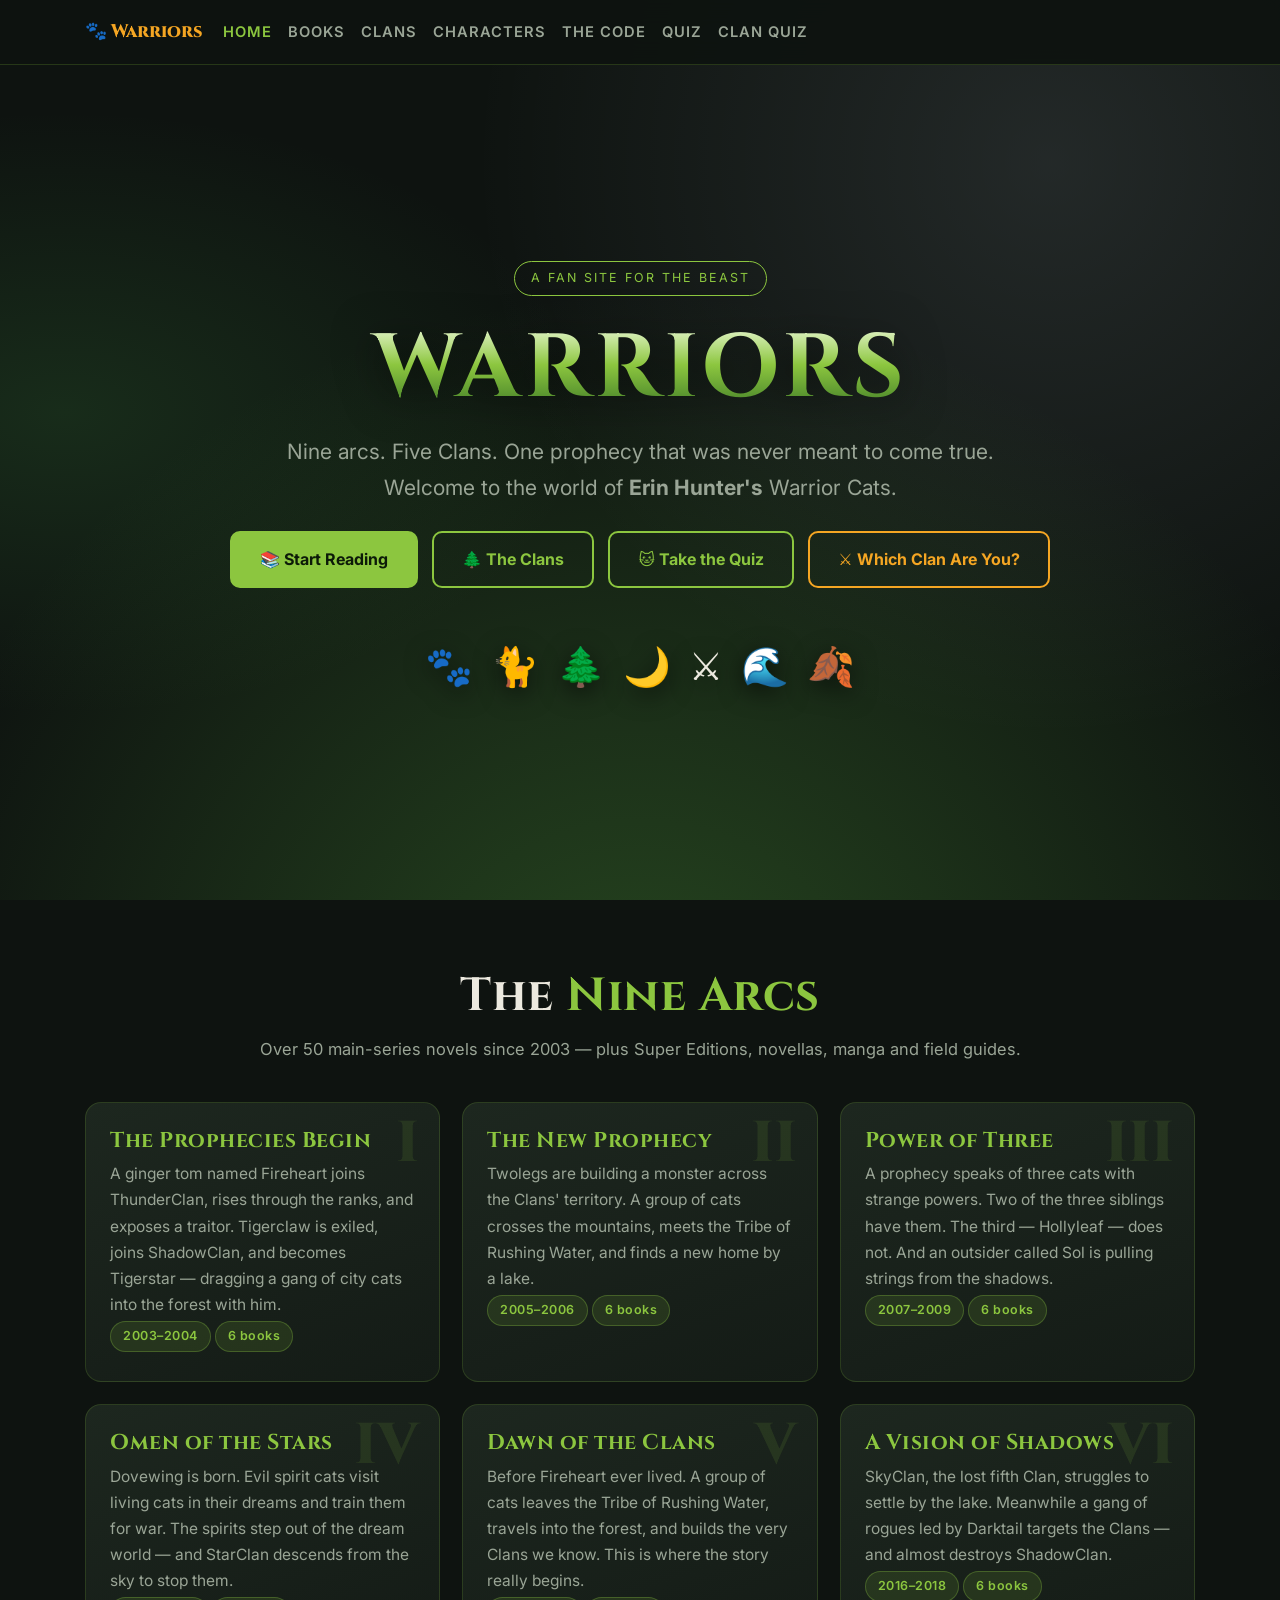
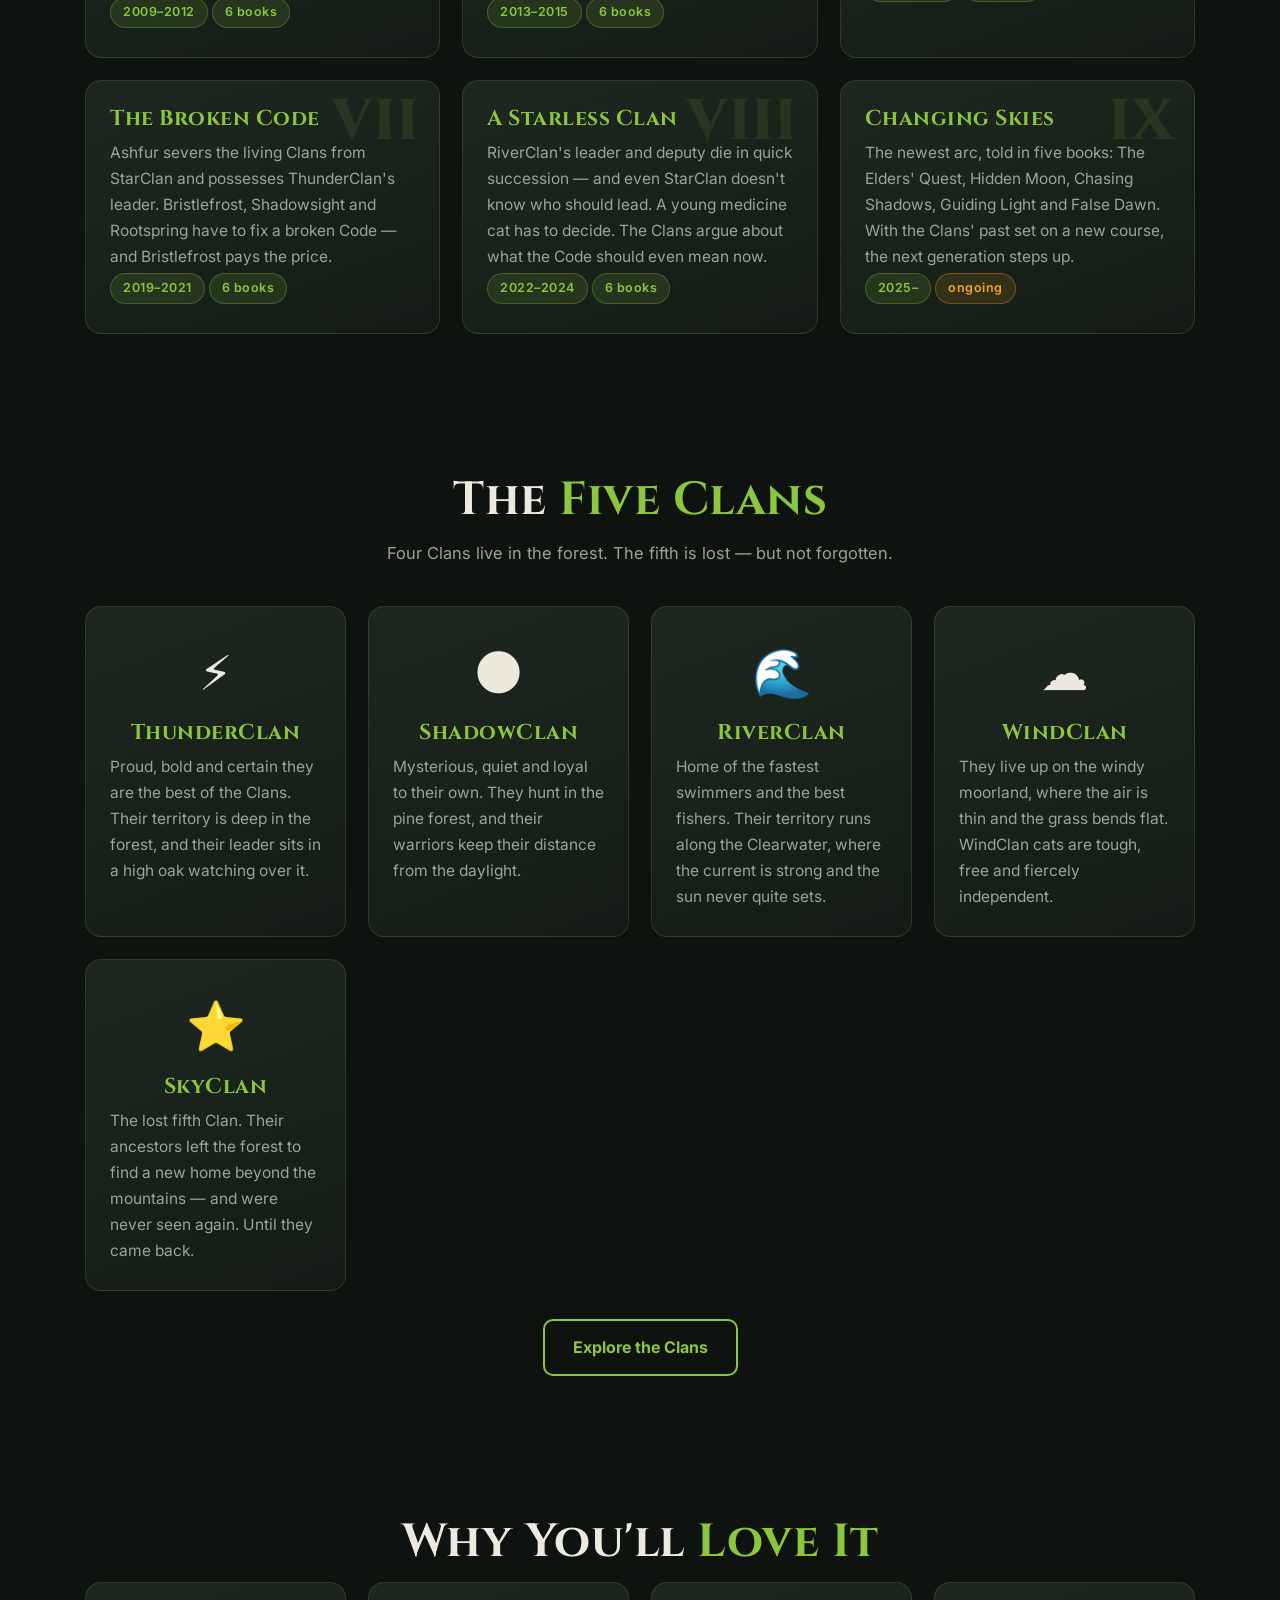
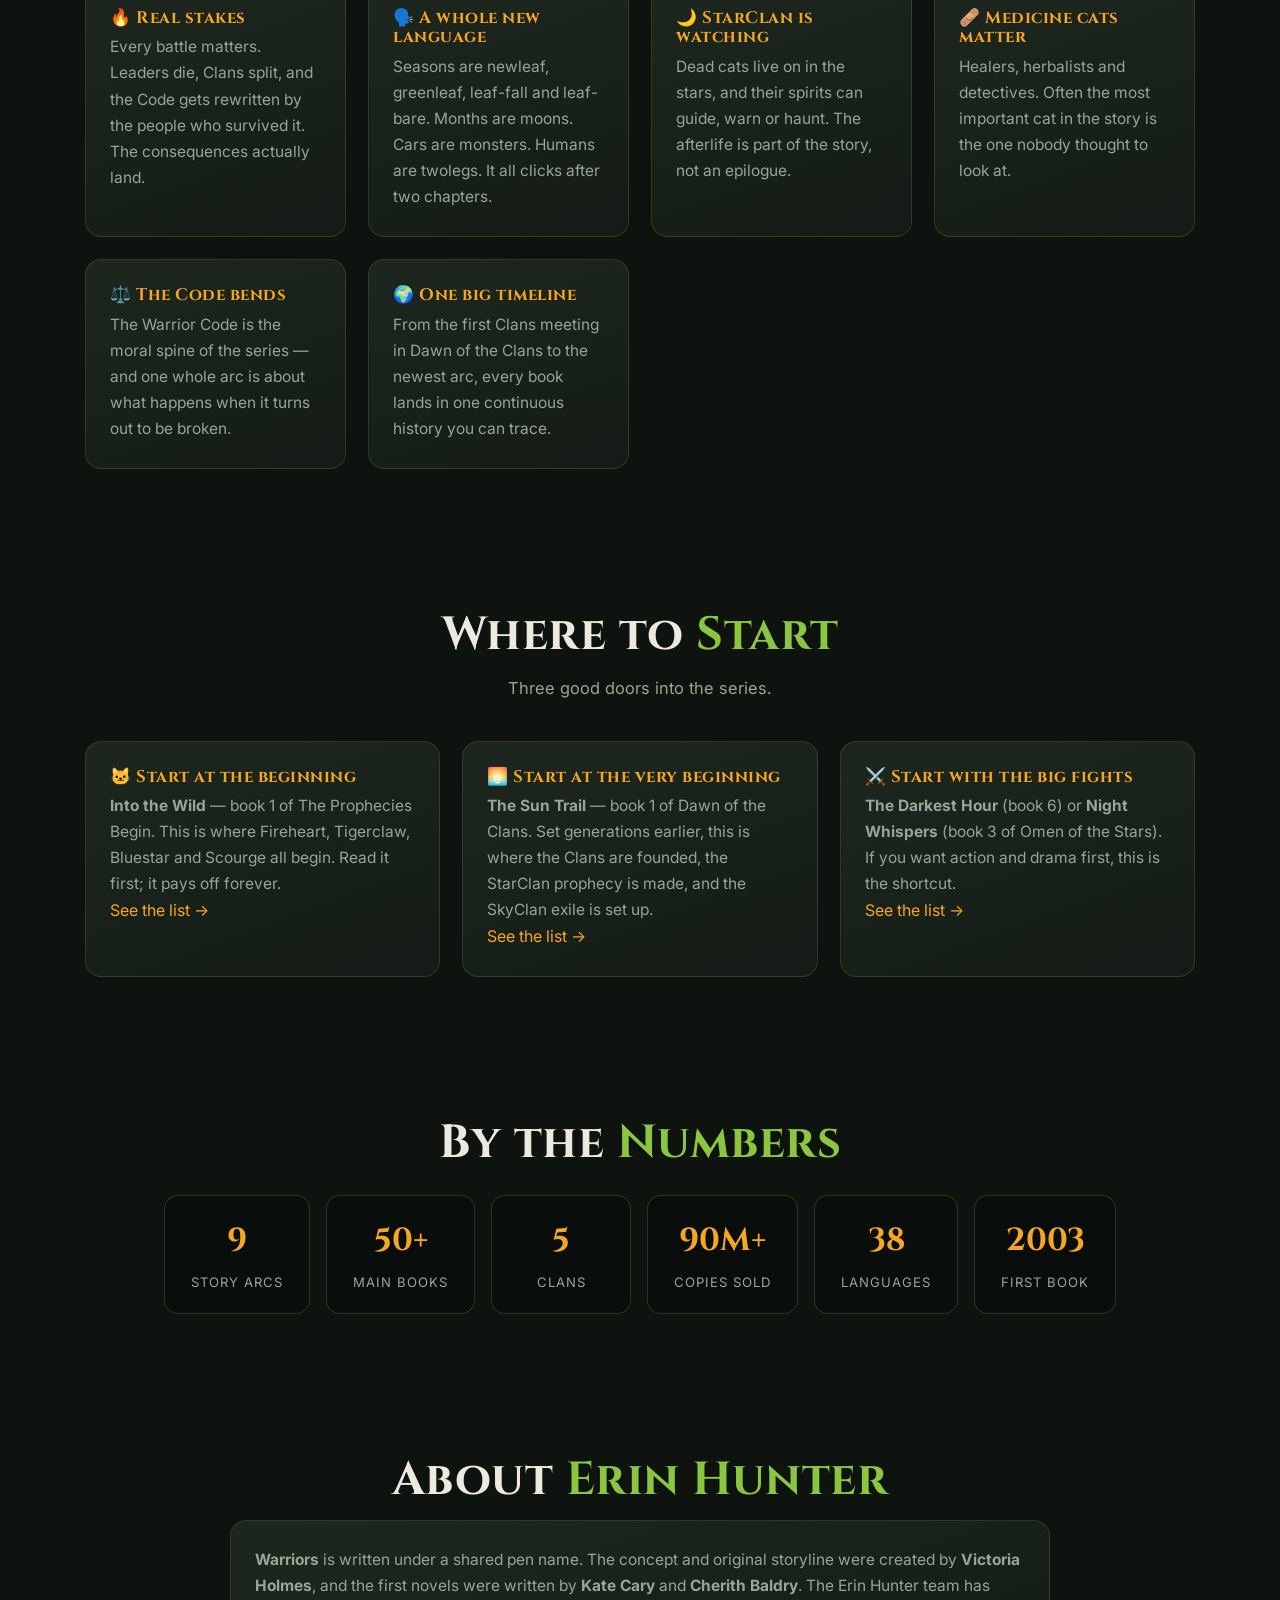
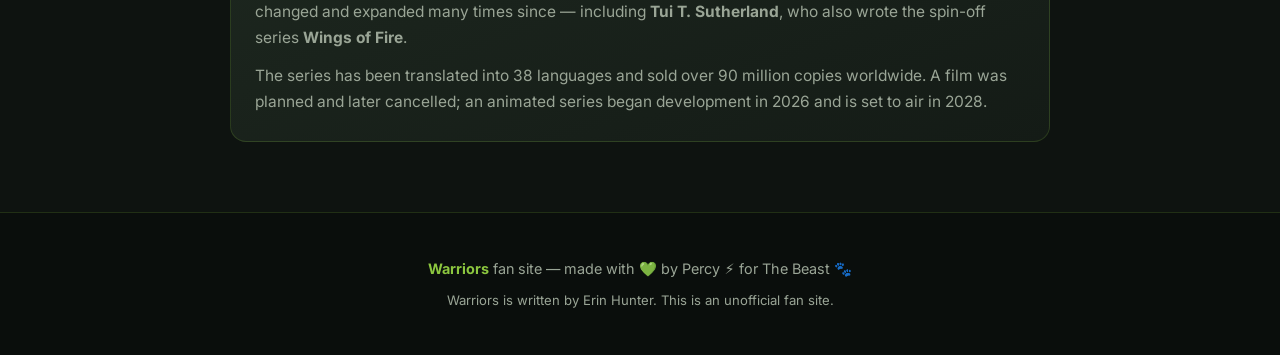
<file: index.html>
<!DOCTYPE html>
<html lang="en">
<head>
<meta charset="UTF-8">
<meta name="viewport" content="width=device-width, initial-scale=1.0">
<title>Warriors — The Ultimate Warrior Cats Fan Site</title>
<meta name="description" content="Everything about Erin Hunter's Warriors series: nine arcs, the Clans, the characters, the Warrior Code, and quizzes. Built by Percy ⚡">
<link rel="preconnect" href="https://fonts.googleapis.com">
<link rel="preconnect" href="https://fonts.gstatic.com" crossorigin>
<link href="https://fonts.googleapis.com/css2?family=Cinzel:wght@600;700;800&family=Inter:wght@400;500;600;700&display=swap" rel="stylesheet">
<link rel="stylesheet" href="css/style.css?v=1">
</head>
<body>

<nav>
  <div class="nav-inner">
    <div class="logo">🐾 <span>Warriors</span></div>
    <div class="nav-links">
      <a href="index.html">Home</a>
      <a href="books.html">Books</a>
      <a href="clans.html">Clans</a>
      <a href="characters.html">Characters</a>
      <a href="code.html">The Code</a>
      <a href="quiz.html">Quiz</a>
      <a href="clan-quiz.html">Clan Quiz</a>
    </div>
  </div>
</nav>

<header class="hero">
  <div class="hero-bg"></div>
  <div class="wrap">
    <div class="tag">A fan site for The Beast</div>
    <h1>Warriors</h1>
    <p class="sub">Nine arcs. Five Clans. One prophecy that was never meant to come true.<br>
    Welcome to the world of <strong>Erin Hunter's</strong> Warrior Cats.</p>
    <div class="hero-btns">
      <a href="books.html" class="btn solid">📚 Start Reading</a>
      <a href="clans.html" class="btn">🌲 The Clans</a>
      <a href="quiz.html" class="btn">🐱 Take the Quiz</a>
      <a href="clan-quiz.html" class="btn amber">⚔️ Which Clan Are You?</a>
    </div>
    <div class="paw-row">
      <span>🐾</span><span>🐈</span><span>🌲</span><span>🌙</span><span>⚔️</span><span>🌊</span><span>🍂</span>
    </div>
  </div>
</header>

<section>
  <div class="wrap">
    <h2 class="section-title reveal">The <span>Nine Arcs</span></h2>
    <p class="section-sub reveal">Over 50 main-series novels since 2003 — plus Super Editions, novellas, manga and field guides.</p>
    <div class="grid g2">

      <div class="card arc-card reveal">
        <div class="arc-no">I</div>
        <h3>The Prophecies Begin</h3>
        <p>A ginger tom named Fireheart joins ThunderClan, rises through the ranks, and exposes a traitor. Tigerclaw is exiled, joins ShadowClan, and becomes Tigerstar — dragging a gang of city cats into the forest with him.</p>
        <span class="chip">2003–2004</span><span class="chip">6 books</span>
      </div>

      <div class="card arc-card reveal">
        <div class="arc-no">II</div>
        <h3>The New Prophecy</h3>
        <p>Twolegs are building a monster across the Clans' territory. A group of cats crosses the mountains, meets the Tribe of Rushing Water, and finds a new home by a lake.</p>
        <span class="chip">2005–2006</span><span class="chip">6 books</span>
      </div>

      <div class="card arc-card reveal">
        <div class="arc-no">III</div>
        <h3>Power of Three</h3>
        <p>A prophecy speaks of three cats with strange powers. Two of the three siblings have them. The third — Hollyleaf — does not. And an outsider called Sol is pulling strings from the shadows.</p>
        <span class="chip">2007–2009</span><span class="chip">6 books</span>
      </div>

      <div class="card arc-card reveal">
        <div class="arc-no">IV</div>
        <h3>Omen of the Stars</h3>
        <p>Dovewing is born. Evil spirit cats visit living cats in their dreams and train them for war. The spirits step out of the dream world — and StarClan descends from the sky to stop them.</p>
        <span class="chip">2009–2012</span><span class="chip">6 books</span>
      </div>

      <div class="card arc-card reveal">
        <div class="arc-no">V</div>
        <h3>Dawn of the Clans</h3>
        <p>Before Fireheart ever lived. A group of cats leaves the Tribe of Rushing Water, travels into the forest, and builds the very Clans we know. This is where the story really begins.</p>
        <span class="chip">2013–2015</span><span class="chip">6 books</span>
      </div>

      <div class="card arc-card reveal">
        <div class="arc-no">VI</div>
        <h3>A Vision of Shadows</h3>
        <p>SkyClan, the lost fifth Clan, struggles to settle by the lake. Meanwhile a gang of rogues led by Darktail targets the Clans — and almost destroys ShadowClan.</p>
        <span class="chip">2016–2018</span><span class="chip">6 books</span>
      </div>

      <div class="card arc-card reveal">
        <div class="arc-no">VII</div>
        <h3>The Broken Code</h3>
        <p>Ashfur severs the living Clans from StarClan and possesses ThunderClan's leader. Bristlefrost, Shadowsight and Rootspring have to fix a broken Code — and Bristlefrost pays the price.</p>
        <span class="chip">2019–2021</span><span class="chip">6 books</span>
      </div>

      <div class="card arc-card reveal">
        <div class="arc-no">VIII</div>
        <h3>A Starless Clan</h3>
        <p>RiverClan's leader and deputy die in quick succession — and even StarClan doesn't know who should lead. A young medicine cat has to decide. The Clans argue about what the Code should even mean now.</p>
        <span class="chip">2022–2024</span><span class="chip">6 books</span>
      </div>

      <div class="card arc-card reveal">
        <div class="arc-no">IX</div>
        <h3>Changing Skies</h3>
        <p>The newest arc, told in five books: The Elders' Quest, Hidden Moon, Chasing Shadows, Guiding Light and False Dawn. With the Clans' past set on a new course, the next generation steps up.</p>
        <span class="chip">2025–</span><span class="chip amber">ongoing</span>
      </div>

    </div>
  </div>
</section>

<section>
  <div class="wrap">
    <h2 class="section-title reveal">The <span>Five Clans</span></h2>
    <p class="section-sub reveal">Four Clans live in the forest. The fifth is lost — but not forgotten.</p>
    <div class="grid g4">

      <div class="card clan-card reveal">
        <span class="clan-emoji">⚡</span>
        <h3>ThunderClan</h3>
        <p>Proud, bold and certain they are the best of the Clans. Their territory is deep in the forest, and their leader sits in a high oak watching over it.</p>
      </div>

      <div class="card clan-card reveal">
        <span class="clan-emoji">🌑</span>
        <h3>ShadowClan</h3>
        <p>Mysterious, quiet and loyal to their own. They hunt in the pine forest, and their warriors keep their distance from the daylight.</p>
      </div>

      <div class="card clan-card reveal">
        <span class="clan-emoji">🌊</span>
        <h3>RiverClan</h3>
        <p>Home of the fastest swimmers and the best fishers. Their territory runs along the Clearwater, where the current is strong and the sun never quite sets.</p>
      </div>

      <div class="card clan-card reveal">
        <span class="clan-emoji">☁️</span>
        <h3>WindClan</h3>
        <p>They live up on the windy moorland, where the air is thin and the grass bends flat. WindClan cats are tough, free and fiercely independent.</p>
      </div>

      <div class="card clan-card reveal">
        <span class="clan-emoji">⭐</span>
        <h3>SkyClan</h3>
        <p>The lost fifth Clan. Their ancestors left the forest to find a new home beyond the mountains — and were never seen again. Until they came back.</p>
      </div>

    </div>
    <p class="center reveal" style="margin-top:28px">
      <a href="clans.html" class="btn">Explore the Clans</a>
    </p>
  </div>
</section>

<section>
  <div class="wrap">
    <h2 class="section-title reveal">Why You'll <span>Love It</span></h2>
    <div class="grid g3">
      <div class="card reveal">
        <h4>🔥 Real stakes</h4>
        <p>Every battle matters. Leaders die, Clans split, and the Code gets rewritten by the people who survived it. The consequences actually land.</p>
      </div>
      <div class="card reveal">
        <h4>🗣️ A whole new language</h4>
        <p>Seasons are newleaf, greenleaf, leaf-fall and leaf-bare. Months are moons. Cars are monsters. Humans are twolegs. It all clicks after two chapters.</p>
      </div>
      <div class="card reveal">
        <h4>🌙 StarClan is watching</h4>
        <p>Dead cats live on in the stars, and their spirits can guide, warn or haunt. The afterlife is part of the story, not an epilogue.</p>
      </div>
      <div class="card reveal">
        <h4>🩹 Medicine cats matter</h4>
        <p>Healers, herbalists and detectives. Often the most important cat in the story is the one nobody thought to look at.</p>
      </div>
      <div class="card reveal">
        <h4>⚖️ The Code bends</h4>
        <p>The Warrior Code is the moral spine of the series — and one whole arc is about what happens when it turns out to be broken.</p>
      </div>
      <div class="card reveal">
        <h4>🌍 One big timeline</h4>
        <p>From the first Clans meeting in Dawn of the Clans to the newest arc, every book lands in one continuous history you can trace.</p>
      </div>
    </div>
  </div>
</section>

<section>
  <div class="wrap">
    <h2 class="section-title reveal">Where to <span>Start</span></h2>
    <p class="section-sub reveal">Three good doors into the series.</p>
    <div class="grid g3">
      <div class="card reveal">
        <h4>🐱 Start at the beginning</h4>
        <p><b>Into the Wild</b> — book 1 of The Prophecies Begin. This is where Fireheart, Tigerclaw, Bluestar and Scourge all begin. Read it first; it pays off forever.</p>
        <a href="books.html">See the list →</a>
      </div>
      <div class="card reveal">
        <h4>🌅 Start at the very beginning</h4>
        <p><b>The Sun Trail</b> — book 1 of Dawn of the Clans. Set generations earlier, this is where the Clans are founded, the StarClan prophecy is made, and the SkyClan exile is set up.</p>
        <a href="books.html">See the list →</a>
      </div>
      <div class="card reveal">
        <h4>⚔️ Start with the big fights</h4>
        <p><b>The Darkest Hour</b> (book 6) or <b>Night Whispers</b> (book 3 of Omen of the Stars). If you want action and drama first, this is the shortcut.</p>
        <a href="books.html">See the list →</a>
      </div>
    </div>
  </div>
</section>

<section>
  <div class="wrap">
    <h2 class="section-title reveal">By the <span>Numbers</span></h2>
    <div class="stat-row reveal">
      <div class="stat"><b>9</b><span>Story arcs</span></div>
      <div class="stat"><b>50+</b><span>Main books</span></div>
      <div class="stat"><b>5</b><span>Clans</span></div>
      <div class="stat"><b>90M+</b><span>Copies sold</span></div>
      <div class="stat"><b>38</b><span>Languages</span></div>
      <div class="stat"><b>2003</b><span>First book</span></div>
    </div>
  </div>
</section>

<section>
  <div class="wrap">
    <h2 class="section-title reveal">About <span>Erin Hunter</span></h2>
    <div class="card reveal" style="max-width:820px;margin:0 auto">
      <p class="muted"><b>Warriors</b> is written under a shared pen name. The concept and original storyline were created by <b>Victoria Holmes</b>, and the first novels were written by <b>Kate Cary</b> and <b>Cherith Baldry</b>. The Erin Hunter team has changed and expanded many times since — including <b>Tui T. Sutherland</b>, who also wrote the spin-off series <b>Wings of Fire</b>.</p>
      <p class="muted" style="margin-top:12px">The series has been translated into 38 languages and sold over 90 million copies worldwide. A film was planned and later cancelled; an animated series began development in 2026 and is set to air in 2028.</p>
    </div>
  </div>
</section>

<footer>
  <p><b>Warriors</b> fan site — made with 💚 by Percy ⚡ for The Beast 🐾</p>
  <p style="margin-top:8px;font-size:.82rem">Warriors is written by Erin Hunter. This is an unofficial fan site.</p>
</footer>

<script src="js/main.js"></script>
</body>
</html>
</file>
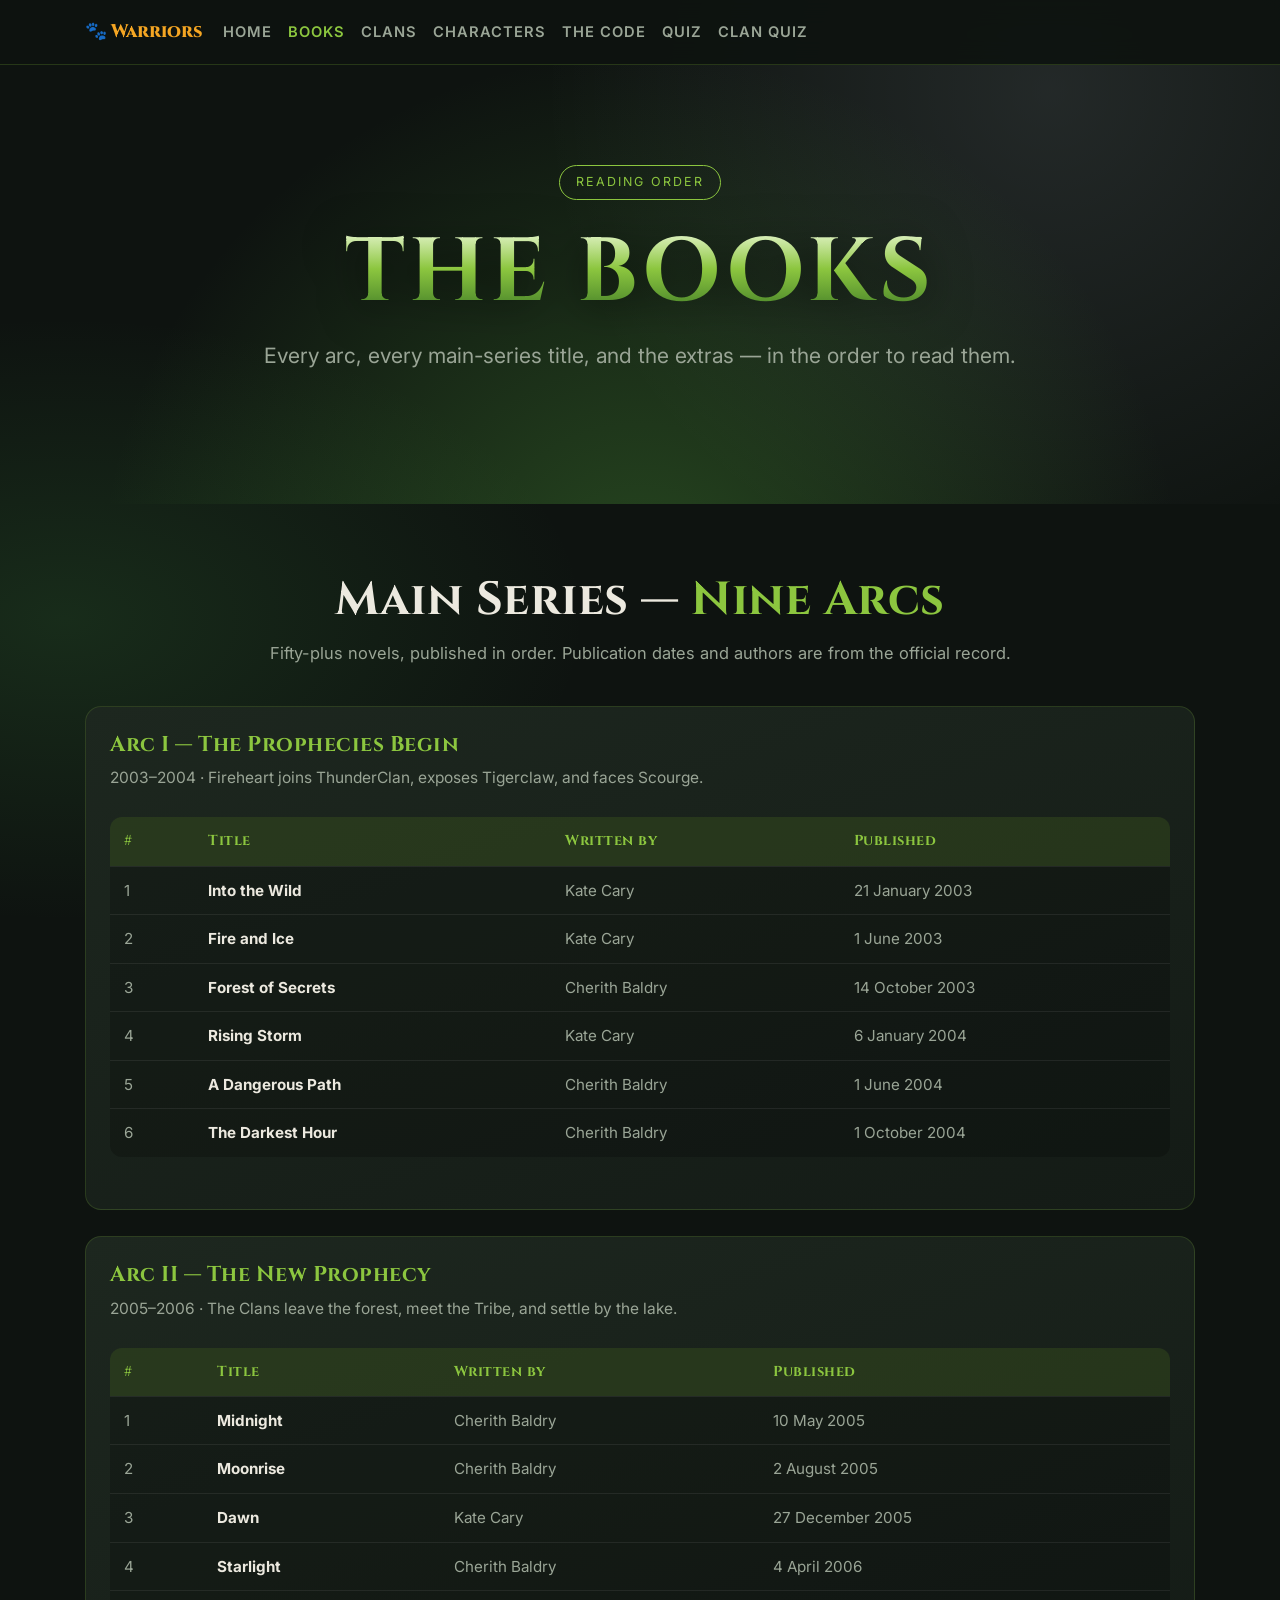
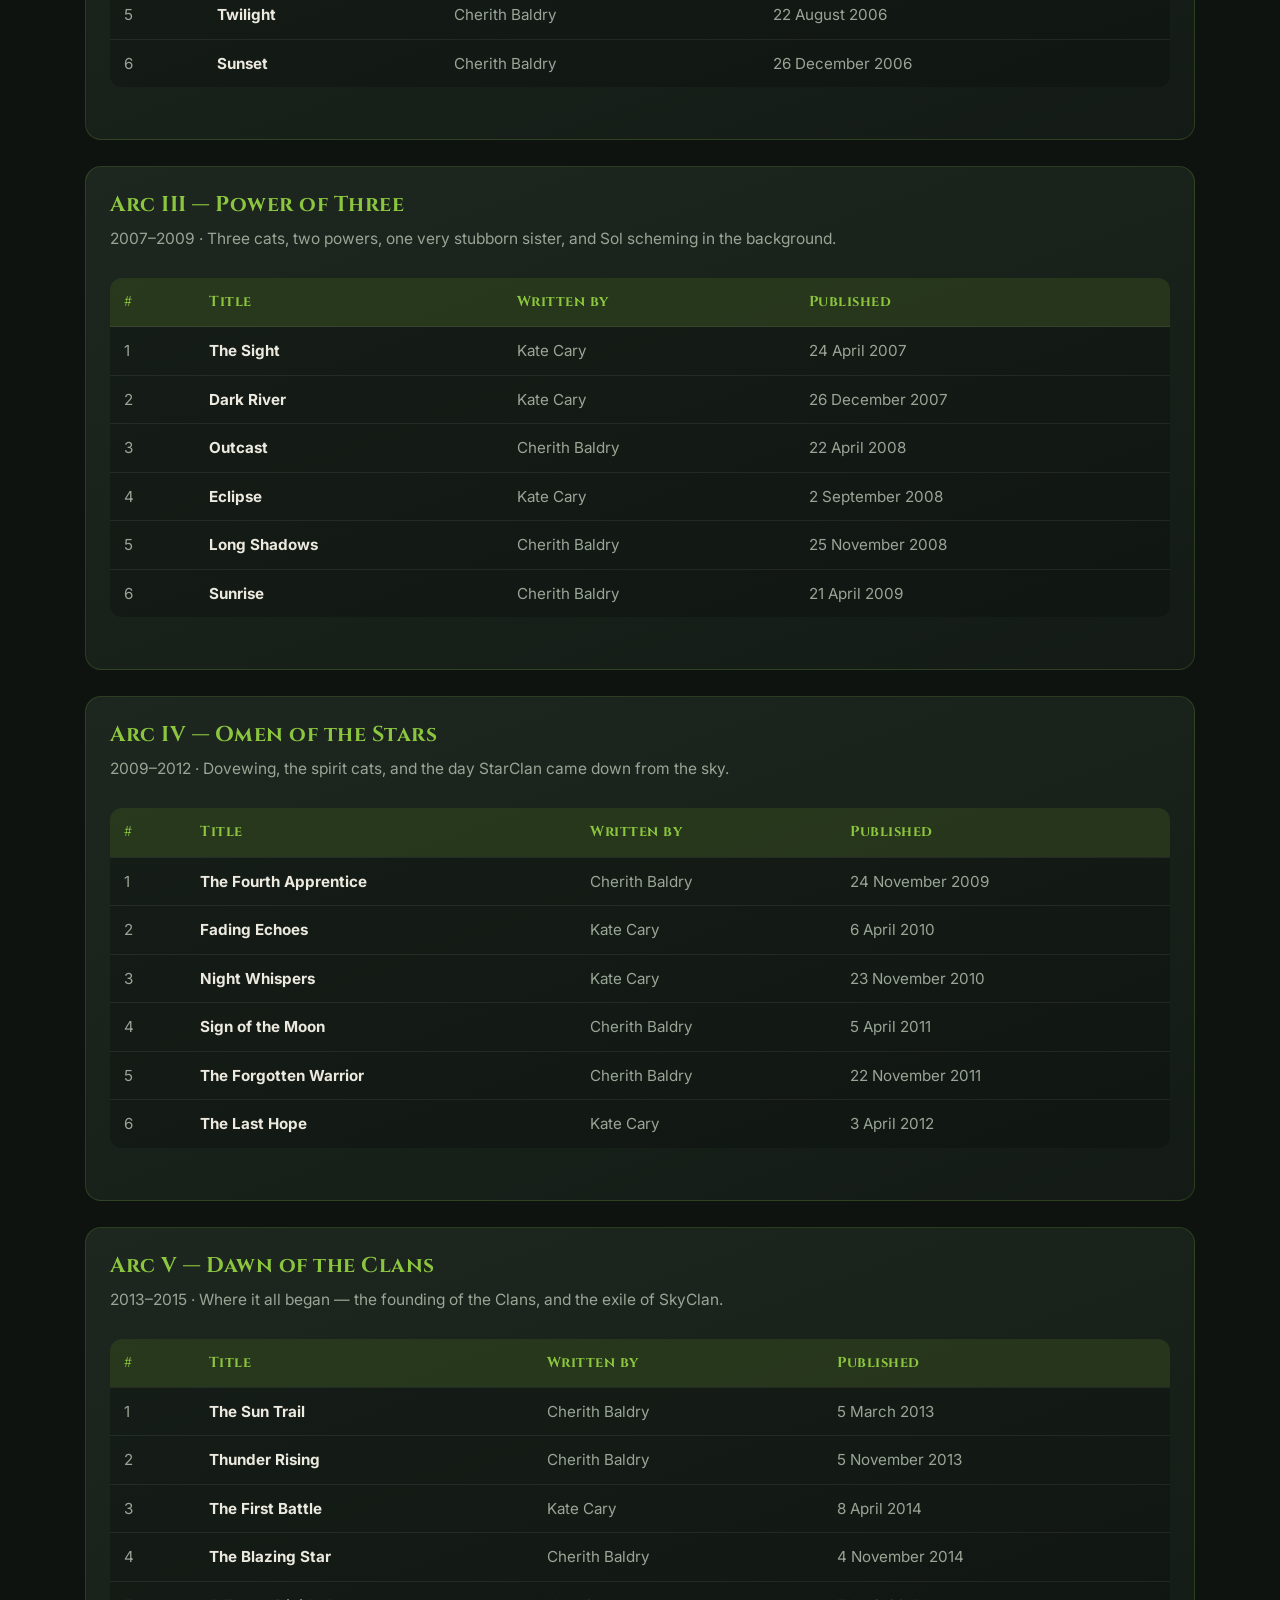
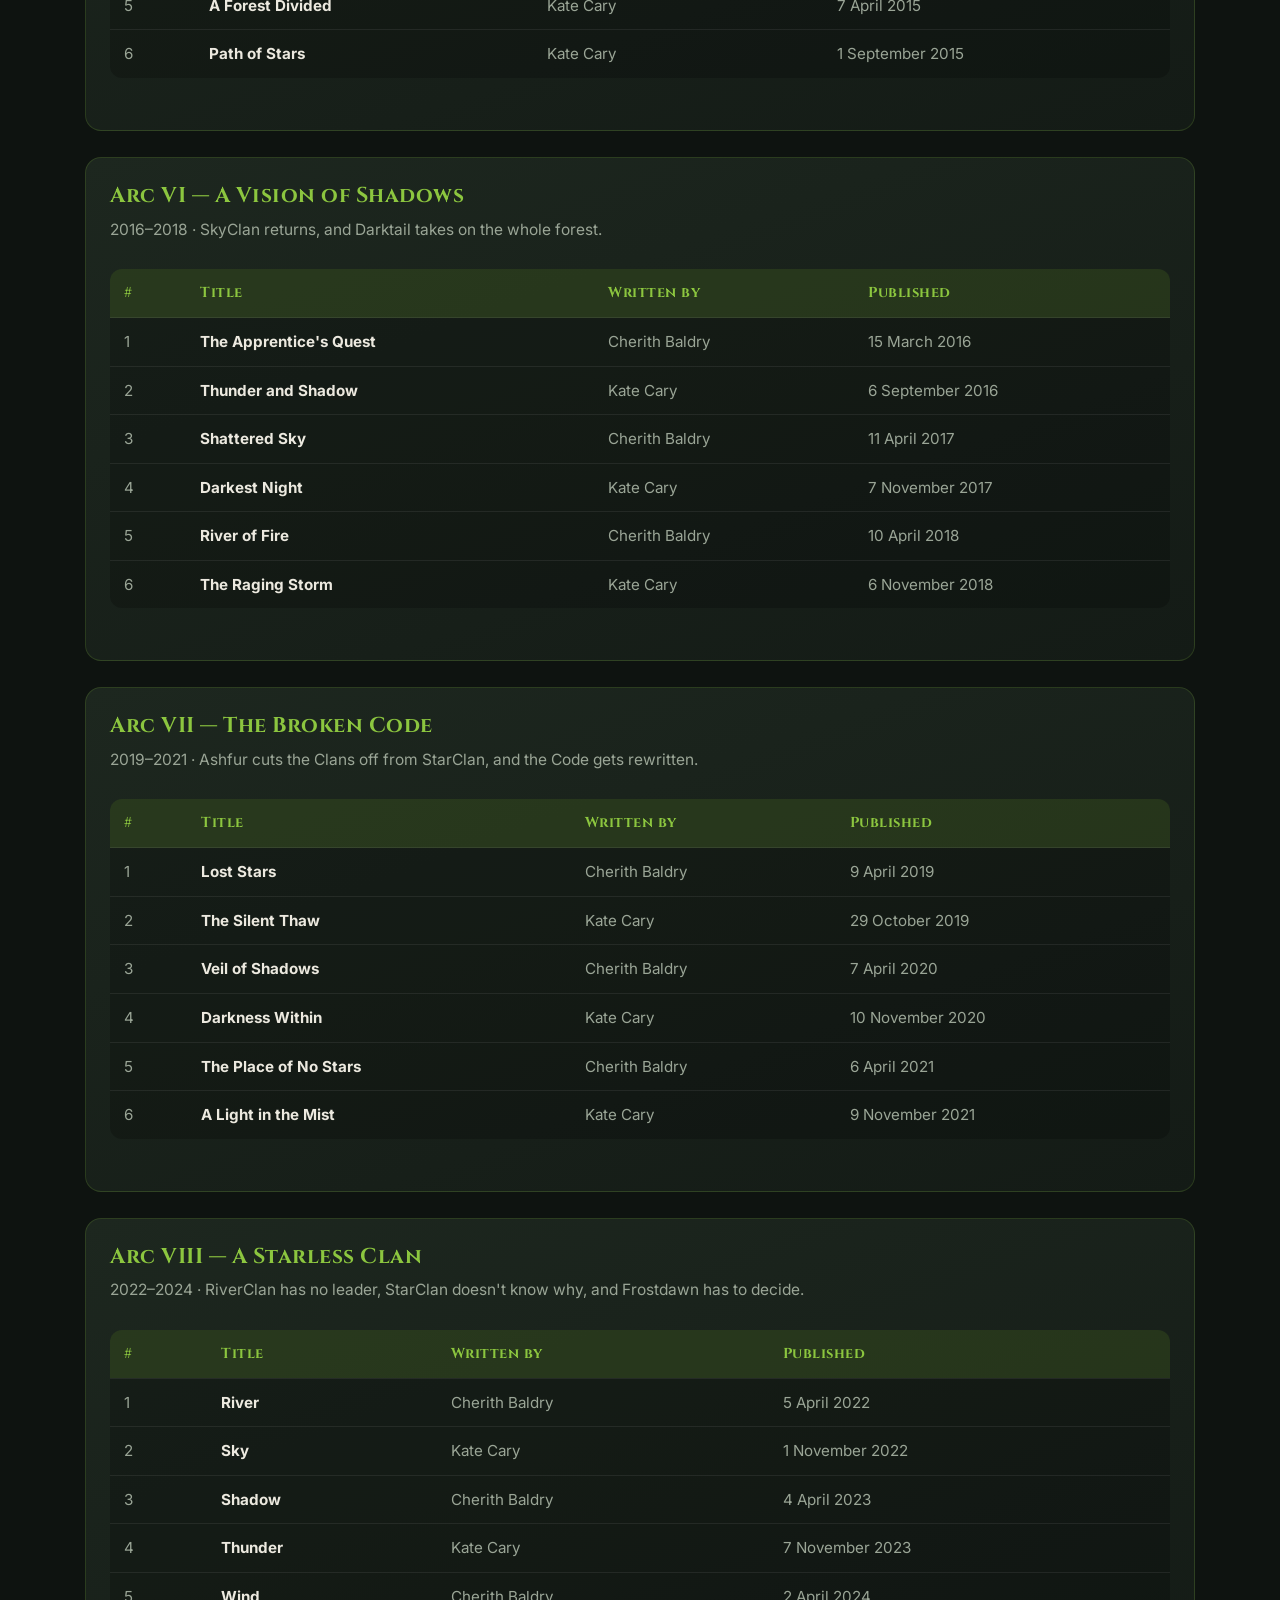
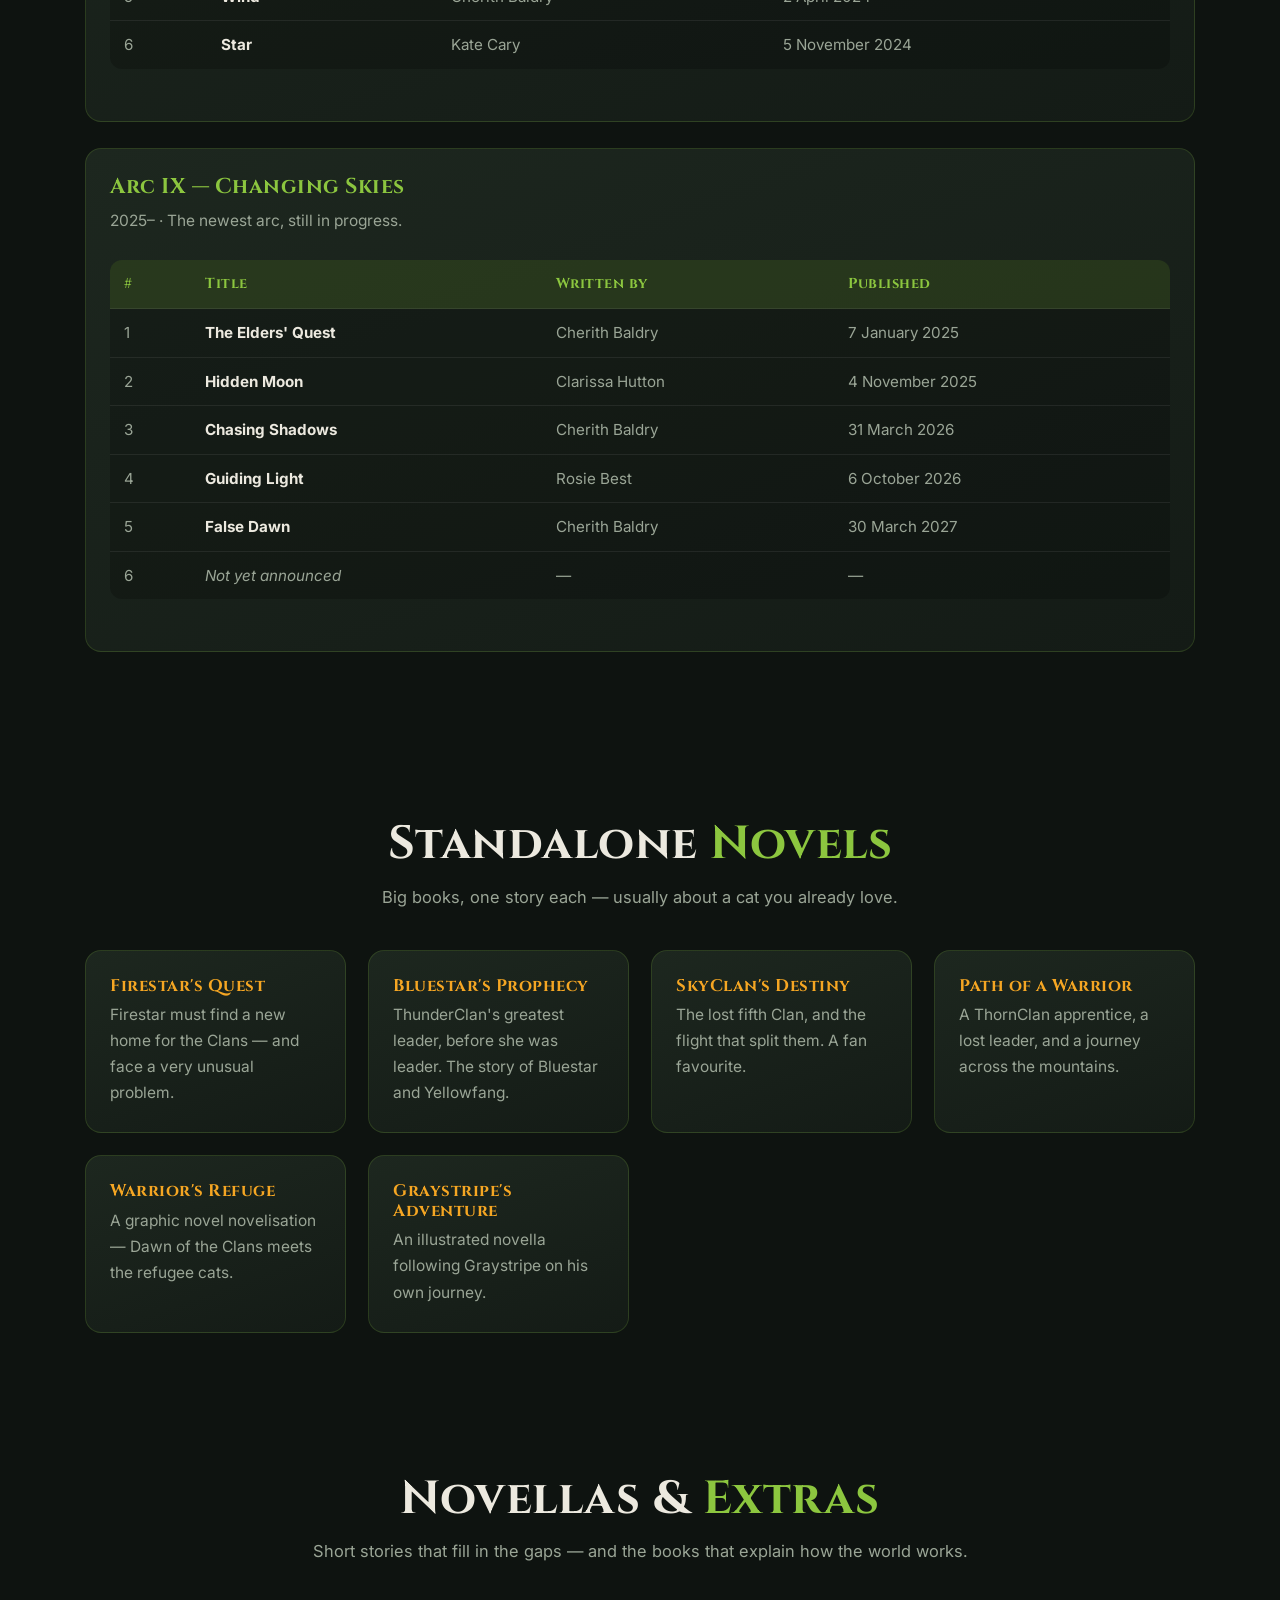
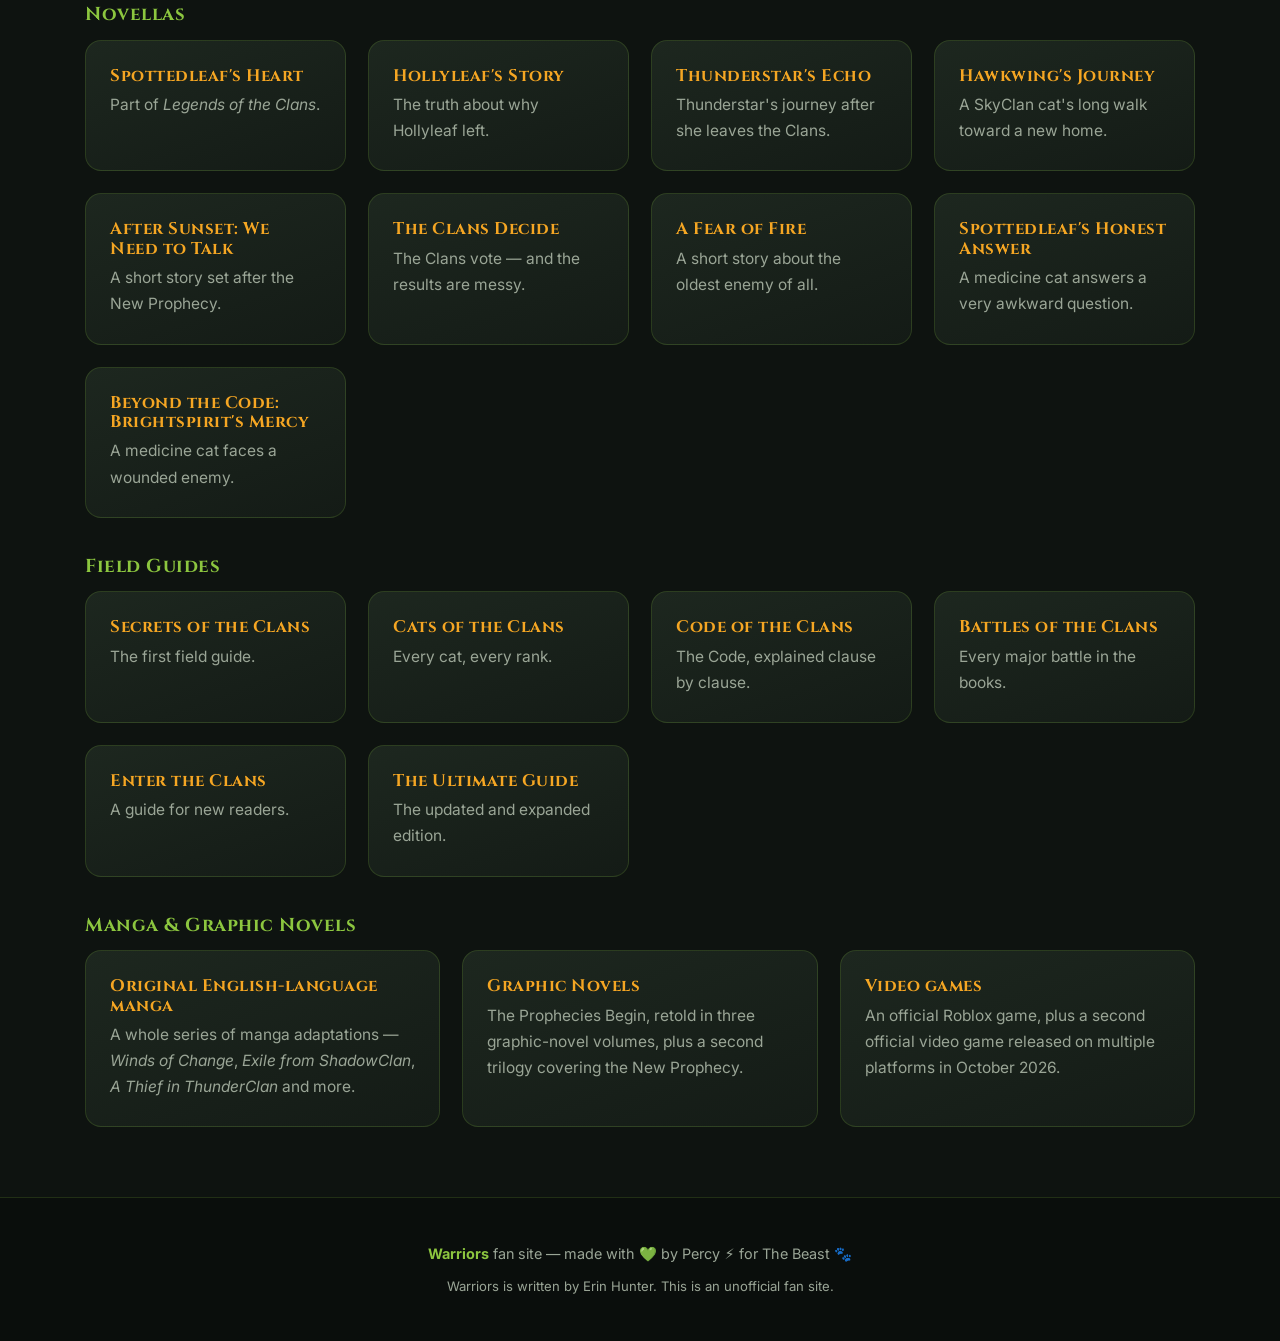
<file: books.html>
<!DOCTYPE html>
<html lang="en">
<head>
<meta charset="UTF-8">
<meta name="viewport" content="width=device-width, initial-scale=1.0">
<title>Books — Warriors Fan Site</title>
<meta name="description" content="Every Warriors book in reading order: all nine arcs, Super Editions, novellas, manga and field guides.">
<link rel="preconnect" href="https://fonts.googleapis.com">
<link rel="preconnect" href="https://fonts.gstatic.com" crossorigin>
<link href="https://fonts.googleapis.com/css2?family=Cinzel:wght@600;700;800&family=Inter:wght@400;500;600;700&display=swap" rel="stylesheet">
<link rel="stylesheet" href="css/style.css?v=1">
</head>
<body>

<nav>
  <div class="nav-inner">
    <div class="logo">🐾 <span>Warriors</span></div>
    <div class="nav-links">
      <a href="index.html">Home</a>
      <a href="books.html">Books</a>
      <a href="clans.html">Clans</a>
      <a href="characters.html">Characters</a>
      <a href="code.html">The Code</a>
      <a href="quiz.html">Quiz</a>
      <a href="clan-quiz.html">Clan Quiz</a>
    </div>
  </div>
</nav>

<header class="hero" style="min-height:56vh">
  <div class="hero-bg"></div>
  <div class="wrap">
    <div class="tag">Reading order</div>
    <h1>The Books</h1>
    <p class="sub">Every arc, every main-series title, and the extras — in the order to read them.</p>
  </div>
</header>

<section>
  <div class="wrap">
    <h2 class="section-title reveal">Main Series — <span>Nine Arcs</span></h2>
    <p class="section-sub reveal">Fifty-plus novels, published in order. Publication dates and authors are from the official record.</p>

    <div class="card reveal" style="margin-bottom:26px">
      <h3>Arc I — The Prophecies Begin</h3>
      <p class="muted" style="margin-bottom:6px">2003–2004 · Fireheart joins ThunderClan, exposes Tigerclaw, and faces Scourge.</p>
      <table>
        <tr><th>#</th><th>Title</th><th>Written by</th><th>Published</th></tr>
        <tr><td>1</td><td><b>Into the Wild</b></td><td>Kate Cary</td><td>21 January 2003</td></tr>
        <tr><td>2</td><td><b>Fire and Ice</b></td><td>Kate Cary</td><td>1 June 2003</td></tr>
        <tr><td>3</td><td><b>Forest of Secrets</b></td><td>Cherith Baldry</td><td>14 October 2003</td></tr>
        <tr><td>4</td><td><b>Rising Storm</b></td><td>Kate Cary</td><td>6 January 2004</td></tr>
        <tr><td>5</td><td><b>A Dangerous Path</b></td><td>Cherith Baldry</td><td>1 June 2004</td></tr>
        <tr><td>6</td><td><b>The Darkest Hour</b></td><td>Cherith Baldry</td><td>1 October 2004</td></tr>
      </table>
    </div>

    <div class="card reveal" style="margin-bottom:26px">
      <h3>Arc II — The New Prophecy</h3>
      <p class="muted" style="margin-bottom:6px">2005–2006 · The Clans leave the forest, meet the Tribe, and settle by the lake.</p>
      <table>
        <tr><th>#</th><th>Title</th><th>Written by</th><th>Published</th></tr>
        <tr><td>1</td><td><b>Midnight</b></td><td>Cherith Baldry</td><td>10 May 2005</td></tr>
        <tr><td>2</td><td><b>Moonrise</b></td><td>Cherith Baldry</td><td>2 August 2005</td></tr>
        <tr><td>3</td><td><b>Dawn</b></td><td>Kate Cary</td><td>27 December 2005</td></tr>
        <tr><td>4</td><td><b>Starlight</b></td><td>Cherith Baldry</td><td>4 April 2006</td></tr>
        <tr><td>5</td><td><b>Twilight</b></td><td>Cherith Baldry</td><td>22 August 2006</td></tr>
        <tr><td>6</td><td><b>Sunset</b></td><td>Cherith Baldry</td><td>26 December 2006</td></tr>
      </table>
    </div>

    <div class="card reveal" style="margin-bottom:26px">
      <h3>Arc III — Power of Three</h3>
      <p class="muted" style="margin-bottom:6px">2007–2009 · Three cats, two powers, one very stubborn sister, and Sol scheming in the background.</p>
      <table>
        <tr><th>#</th><th>Title</th><th>Written by</th><th>Published</th></tr>
        <tr><td>1</td><td><b>The Sight</b></td><td>Kate Cary</td><td>24 April 2007</td></tr>
        <tr><td>2</td><td><b>Dark River</b></td><td>Kate Cary</td><td>26 December 2007</td></tr>
        <tr><td>3</td><td><b>Outcast</b></td><td>Cherith Baldry</td><td>22 April 2008</td></tr>
        <tr><td>4</td><td><b>Eclipse</b></td><td>Kate Cary</td><td>2 September 2008</td></tr>
        <tr><td>5</td><td><b>Long Shadows</b></td><td>Cherith Baldry</td><td>25 November 2008</td></tr>
        <tr><td>6</td><td><b>Sunrise</b></td><td>Cherith Baldry</td><td>21 April 2009</td></tr>
      </table>
    </div>

    <div class="card reveal" style="margin-bottom:26px">
      <h3>Arc IV — Omen of the Stars</h3>
      <p class="muted" style="margin-bottom:6px">2009–2012 · Dovewing, the spirit cats, and the day StarClan came down from the sky.</p>
      <table>
        <tr><th>#</th><th>Title</th><th>Written by</th><th>Published</th></tr>
        <tr><td>1</td><td><b>The Fourth Apprentice</b></td><td>Cherith Baldry</td><td>24 November 2009</td></tr>
        <tr><td>2</td><td><b>Fading Echoes</b></td><td>Kate Cary</td><td>6 April 2010</td></tr>
        <tr><td>3</td><td><b>Night Whispers</b></td><td>Kate Cary</td><td>23 November 2010</td></tr>
        <tr><td>4</td><td><b>Sign of the Moon</b></td><td>Cherith Baldry</td><td>5 April 2011</td></tr>
        <tr><td>5</td><td><b>The Forgotten Warrior</b></td><td>Cherith Baldry</td><td>22 November 2011</td></tr>
        <tr><td>6</td><td><b>The Last Hope</b></td><td>Kate Cary</td><td>3 April 2012</td></tr>
      </table>
    </div>

    <div class="card reveal" style="margin-bottom:26px">
      <h3>Arc V — Dawn of the Clans</h3>
      <p class="muted" style="margin-bottom:6px">2013–2015 · Where it all began — the founding of the Clans, and the exile of SkyClan.</p>
      <table>
        <tr><th>#</th><th>Title</th><th>Written by</th><th>Published</th></tr>
        <tr><td>1</td><td><b>The Sun Trail</b></td><td>Cherith Baldry</td><td>5 March 2013</td></tr>
        <tr><td>2</td><td><b>Thunder Rising</b></td><td>Cherith Baldry</td><td>5 November 2013</td></tr>
        <tr><td>3</td><td><b>The First Battle</b></td><td>Kate Cary</td><td>8 April 2014</td></tr>
        <tr><td>4</td><td><b>The Blazing Star</b></td><td>Cherith Baldry</td><td>4 November 2014</td></tr>
        <tr><td>5</td><td><b>A Forest Divided</b></td><td>Kate Cary</td><td>7 April 2015</td></tr>
        <tr><td>6</td><td><b>Path of Stars</b></td><td>Kate Cary</td><td>1 September 2015</td></tr>
      </table>
    </div>

    <div class="card reveal" style="margin-bottom:26px">
      <h3>Arc VI — A Vision of Shadows</h3>
      <p class="muted" style="margin-bottom:6px">2016–2018 · SkyClan returns, and Darktail takes on the whole forest.</p>
      <table>
        <tr><th>#</th><th>Title</th><th>Written by</th><th>Published</th></tr>
        <tr><td>1</td><td><b>The Apprentice's Quest</b></td><td>Cherith Baldry</td><td>15 March 2016</td></tr>
        <tr><td>2</td><td><b>Thunder and Shadow</b></td><td>Kate Cary</td><td>6 September 2016</td></tr>
        <tr><td>3</td><td><b>Shattered Sky</b></td><td>Cherith Baldry</td><td>11 April 2017</td></tr>
        <tr><td>4</td><td><b>Darkest Night</b></td><td>Kate Cary</td><td>7 November 2017</td></tr>
        <tr><td>5</td><td><b>River of Fire</b></td><td>Cherith Baldry</td><td>10 April 2018</td></tr>
        <tr><td>6</td><td><b>The Raging Storm</b></td><td>Kate Cary</td><td>6 November 2018</td></tr>
      </table>
    </div>

    <div class="card reveal" style="margin-bottom:26px">
      <h3>Arc VII — The Broken Code</h3>
      <p class="muted" style="margin-bottom:6px">2019–2021 · Ashfur cuts the Clans off from StarClan, and the Code gets rewritten.</p>
      <table>
        <tr><th>#</th><th>Title</th><th>Written by</th><th>Published</th></tr>
        <tr><td>1</td><td><b>Lost Stars</b></td><td>Cherith Baldry</td><td>9 April 2019</td></tr>
        <tr><td>2</td><td><b>The Silent Thaw</b></td><td>Kate Cary</td><td>29 October 2019</td></tr>
        <tr><td>3</td><td><b>Veil of Shadows</b></td><td>Cherith Baldry</td><td>7 April 2020</td></tr>
        <tr><td>4</td><td><b>Darkness Within</b></td><td>Kate Cary</td><td>10 November 2020</td></tr>
        <tr><td>5</td><td><b>The Place of No Stars</b></td><td>Cherith Baldry</td><td>6 April 2021</td></tr>
        <tr><td>6</td><td><b>A Light in the Mist</b></td><td>Kate Cary</td><td>9 November 2021</td></tr>
      </table>
    </div>

    <div class="card reveal" style="margin-bottom:26px">
      <h3>Arc VIII — A Starless Clan</h3>
      <p class="muted" style="margin-bottom:6px">2022–2024 · RiverClan has no leader, StarClan doesn't know why, and Frostdawn has to decide.</p>
      <table>
        <tr><th>#</th><th>Title</th><th>Written by</th><th>Published</th></tr>
        <tr><td>1</td><td><b>River</b></td><td>Cherith Baldry</td><td>5 April 2022</td></tr>
        <tr><td>2</td><td><b>Sky</b></td><td>Kate Cary</td><td>1 November 2022</td></tr>
        <tr><td>3</td><td><b>Shadow</b></td><td>Cherith Baldry</td><td>4 April 2023</td></tr>
        <tr><td>4</td><td><b>Thunder</b></td><td>Kate Cary</td><td>7 November 2023</td></tr>
        <tr><td>5</td><td><b>Wind</b></td><td>Cherith Baldry</td><td>2 April 2024</td></tr>
        <tr><td>6</td><td><b>Star</b></td><td>Kate Cary</td><td>5 November 2024</td></tr>
      </table>
    </div>

    <div class="card reveal" style="margin-bottom:26px">
      <h3>Arc IX — Changing Skies</h3>
      <p class="muted" style="margin-bottom:6px">2025– · The newest arc, still in progress.</p>
      <table>
        <tr><th>#</th><th>Title</th><th>Written by</th><th>Published</th></tr>
        <tr><td>1</td><td><b>The Elders' Quest</b></td><td>Cherith Baldry</td><td>7 January 2025</td></tr>
        <tr><td>2</td><td><b>Hidden Moon</b></td><td>Clarissa Hutton</td><td>4 November 2025</td></tr>
        <tr><td>3</td><td><b>Chasing Shadows</b></td><td>Cherith Baldry</td><td>31 March 2026</td></tr>
        <tr><td>4</td><td><b>Guiding Light</b></td><td>Rosie Best</td><td>6 October 2026</td></tr>
        <tr><td>5</td><td><b>False Dawn</b></td><td>Cherith Baldry</td><td>30 March 2027</td></tr>
        <tr><td>6</td><td><i>Not yet announced</i></td><td>—</td><td>—</td></tr>
      </table>
    </div>
  </div>
</section>

<section>
  <div class="wrap">
    <h2 class="section-title reveal">Standalone <span>Novels</span></h2>
    <p class="section-sub reveal">Big books, one story each — usually about a cat you already love.</p>
    <div class="grid g3">
      <div class="card reveal"><h4>Firestar's Quest</h4><p class="muted">Firestar must find a new home for the Clans — and face a very unusual problem.</p></div>
      <div class="card reveal"><h4>Bluestar's Prophecy</h4><p class="muted">ThunderClan's greatest leader, before she was leader. The story of Bluestar and Yellowfang.</p></div>
      <div class="card reveal"><h4>SkyClan's Destiny</h4><p class="muted">The lost fifth Clan, and the flight that split them. A fan favourite.</p></div>
      <div class="card reveal"><h4>Path of a Warrior</h4><p class="muted">A ThornClan apprentice, a lost leader, and a journey across the mountains.</p></div>
      <div class="card reveal"><h4>Warrior's Refuge</h4><p class="muted">A graphic novel novelisation — Dawn of the Clans meets the refugee cats.</p></div>
      <div class="card reveal"><h4>Graystripe's Adventure</h4><p class="muted">An illustrated novella following Graystripe on his own journey.</p></div>
    </div>
  </div>
</section>

<section>
  <div class="wrap">
    <h2 class="section-title reveal">Novellas &amp; <span>Extras</span></h2>
    <p class="section-sub reveal">Short stories that fill in the gaps — and the books that explain how the world works.</p>

    <h3 class="reveal" style="margin-bottom:14px;color:var(--leaf)">Novellas</h3>
    <div class="grid g3">
      <div class="card reveal"><h4>Spottedleaf's Heart</h4><p class="muted">Part of <i>Legends of the Clans</i>.</p></div>
      <div class="card reveal"><h4>Hollyleaf's Story</h4><p class="muted">The truth about why Hollyleaf left.</p></div>
      <div class="card reveal"><h4>Thunderstar's Echo</h4><p class="muted">Thunderstar's journey after she leaves the Clans.</p></div>
      <div class="card reveal"><h4>Hawkwing's Journey</h4><p class="muted">A SkyClan cat's long walk toward a new home.</p></div>
      <div class="card reveal"><h4>After Sunset: We Need to Talk</h4><p class="muted">A short story set after the New Prophecy.</p></div>
      <div class="card reveal"><h4>The Clans Decide</h4><p class="muted">The Clans vote — and the results are messy.</p></div>
      <div class="card reveal"><h4>A Fear of Fire</h4><p class="muted">A short story about the oldest enemy of all.</p></div>
      <div class="card reveal"><h4>Spottedleaf's Honest Answer</h4><p class="muted">A medicine cat answers a very awkward question.</p></div>
      <div class="card reveal"><h4>Beyond the Code: Brightspirit's Mercy</h4><p class="muted">A medicine cat faces a wounded enemy.</p></div>
    </div>

    <h3 class="reveal" style="margin:38px 0 14px;color:var(--leaf)">Field Guides</h3>
    <div class="grid g4">
      <div class="card reveal"><h4>Secrets of the Clans</h4><p class="muted">The first field guide.</p></div>
      <div class="card reveal"><h4>Cats of the Clans</h4><p class="muted">Every cat, every rank.</p></div>
      <div class="card reveal"><h4>Code of the Clans</h4><p class="muted">The Code, explained clause by clause.</p></div>
      <div class="card reveal"><h4>Battles of the Clans</h4><p class="muted">Every major battle in the books.</p></div>
      <div class="card reveal"><h4>Enter the Clans</h4><p class="muted">A guide for new readers.</p></div>
      <div class="card reveal"><h4>The Ultimate Guide</h4><p class="muted">The updated and expanded edition.</p></div>
    </div>

    <h3 class="reveal" style="margin:38px 0 14px;color:var(--leaf)">Manga &amp; Graphic Novels</h3>
    <div class="grid g3">
      <div class="card reveal"><h4>Original English-language manga</h4><p class="muted">A whole series of manga adaptations — <i>Winds of Change</i>, <i>Exile from ShadowClan</i>, <i>A Thief in ThunderClan</i> and more.</p></div>
      <div class="card reveal"><h4>Graphic Novels</h4><p class="muted">The Prophecies Begin, retold in three graphic-novel volumes, plus a second trilogy covering the New Prophecy.</p></div>
      <div class="card reveal"><h4>Video games</h4><p class="muted">An official Roblox game, plus a second official video game released on multiple platforms in October 2026.</p></div>
    </div>
  </div>
</section>

<footer>
  <p><b>Warriors</b> fan site — made with 💚 by Percy ⚡ for The Beast 🐾</p>
  <p style="margin-top:8px;font-size:.82rem">Warriors is written by Erin Hunter. This is an unofficial fan site.</p>
</footer>

<script src="js/main.js"></script>
</body>
</html>
</file>
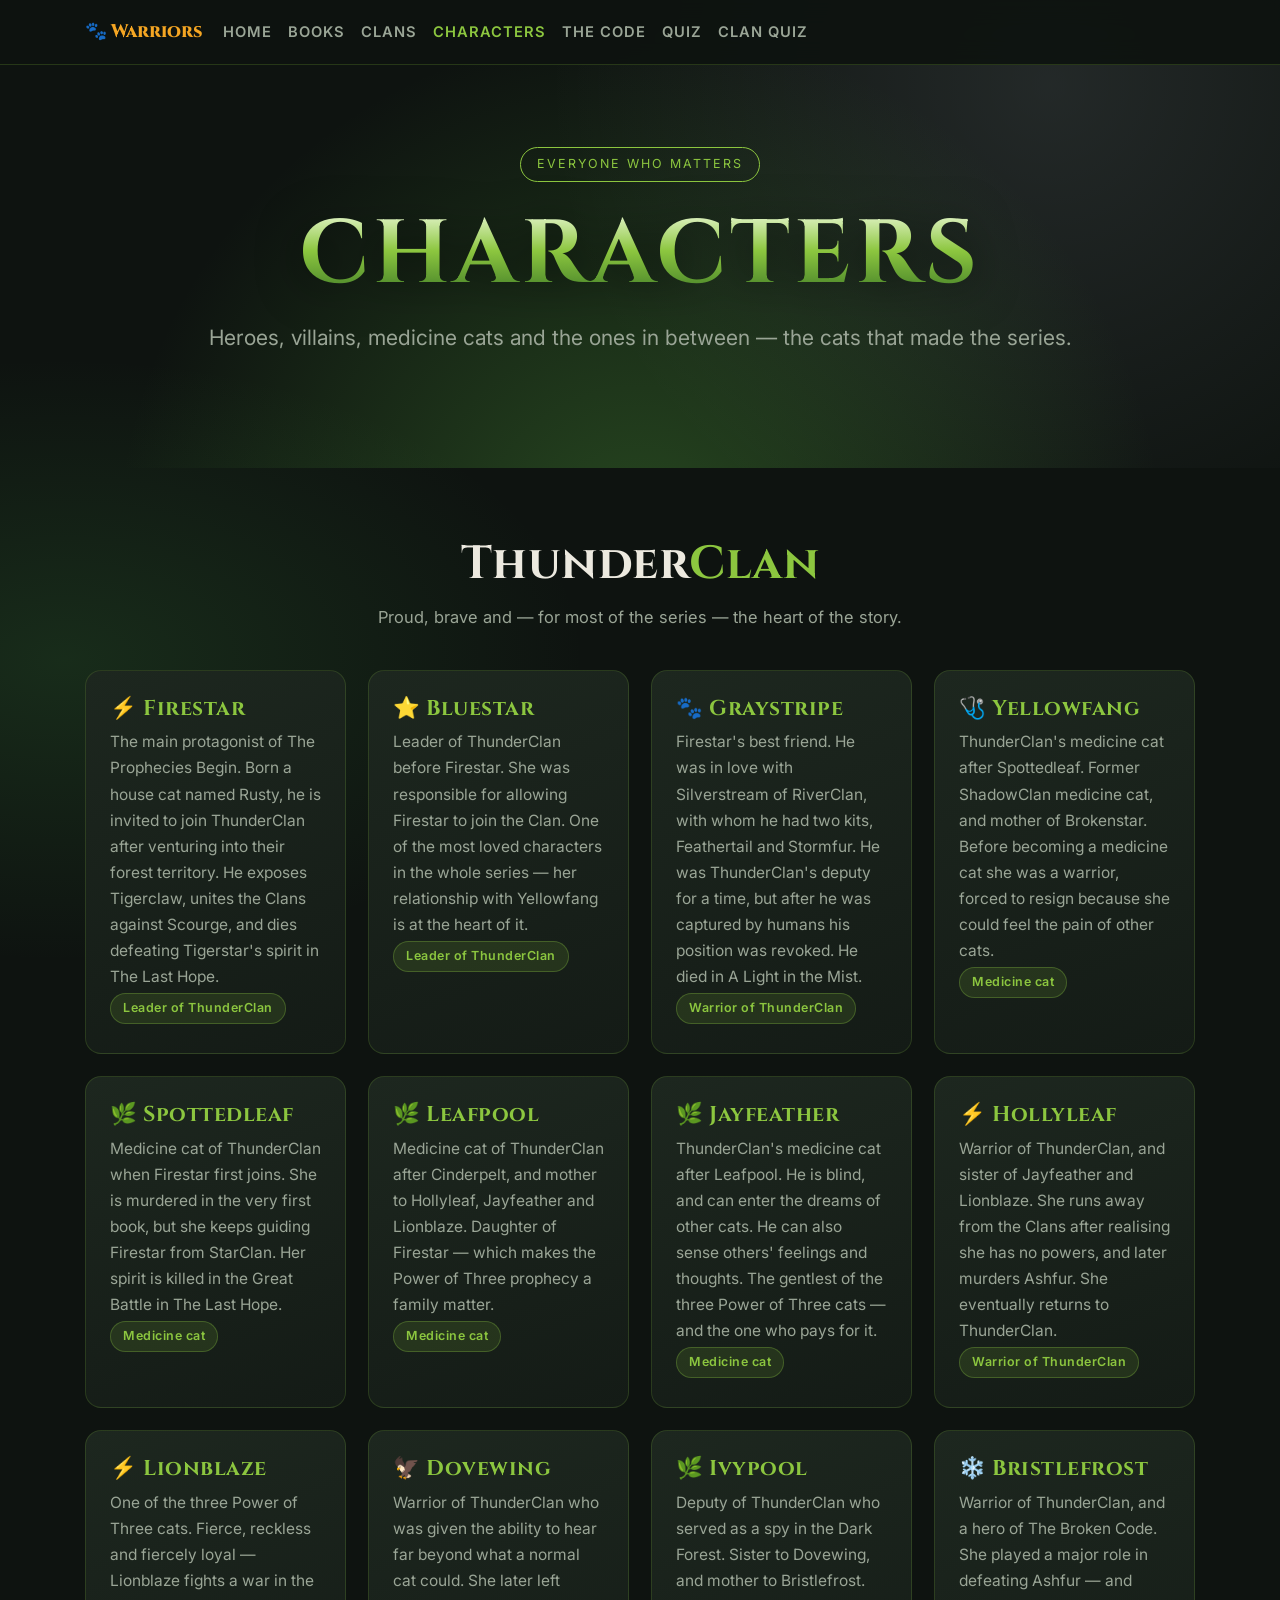
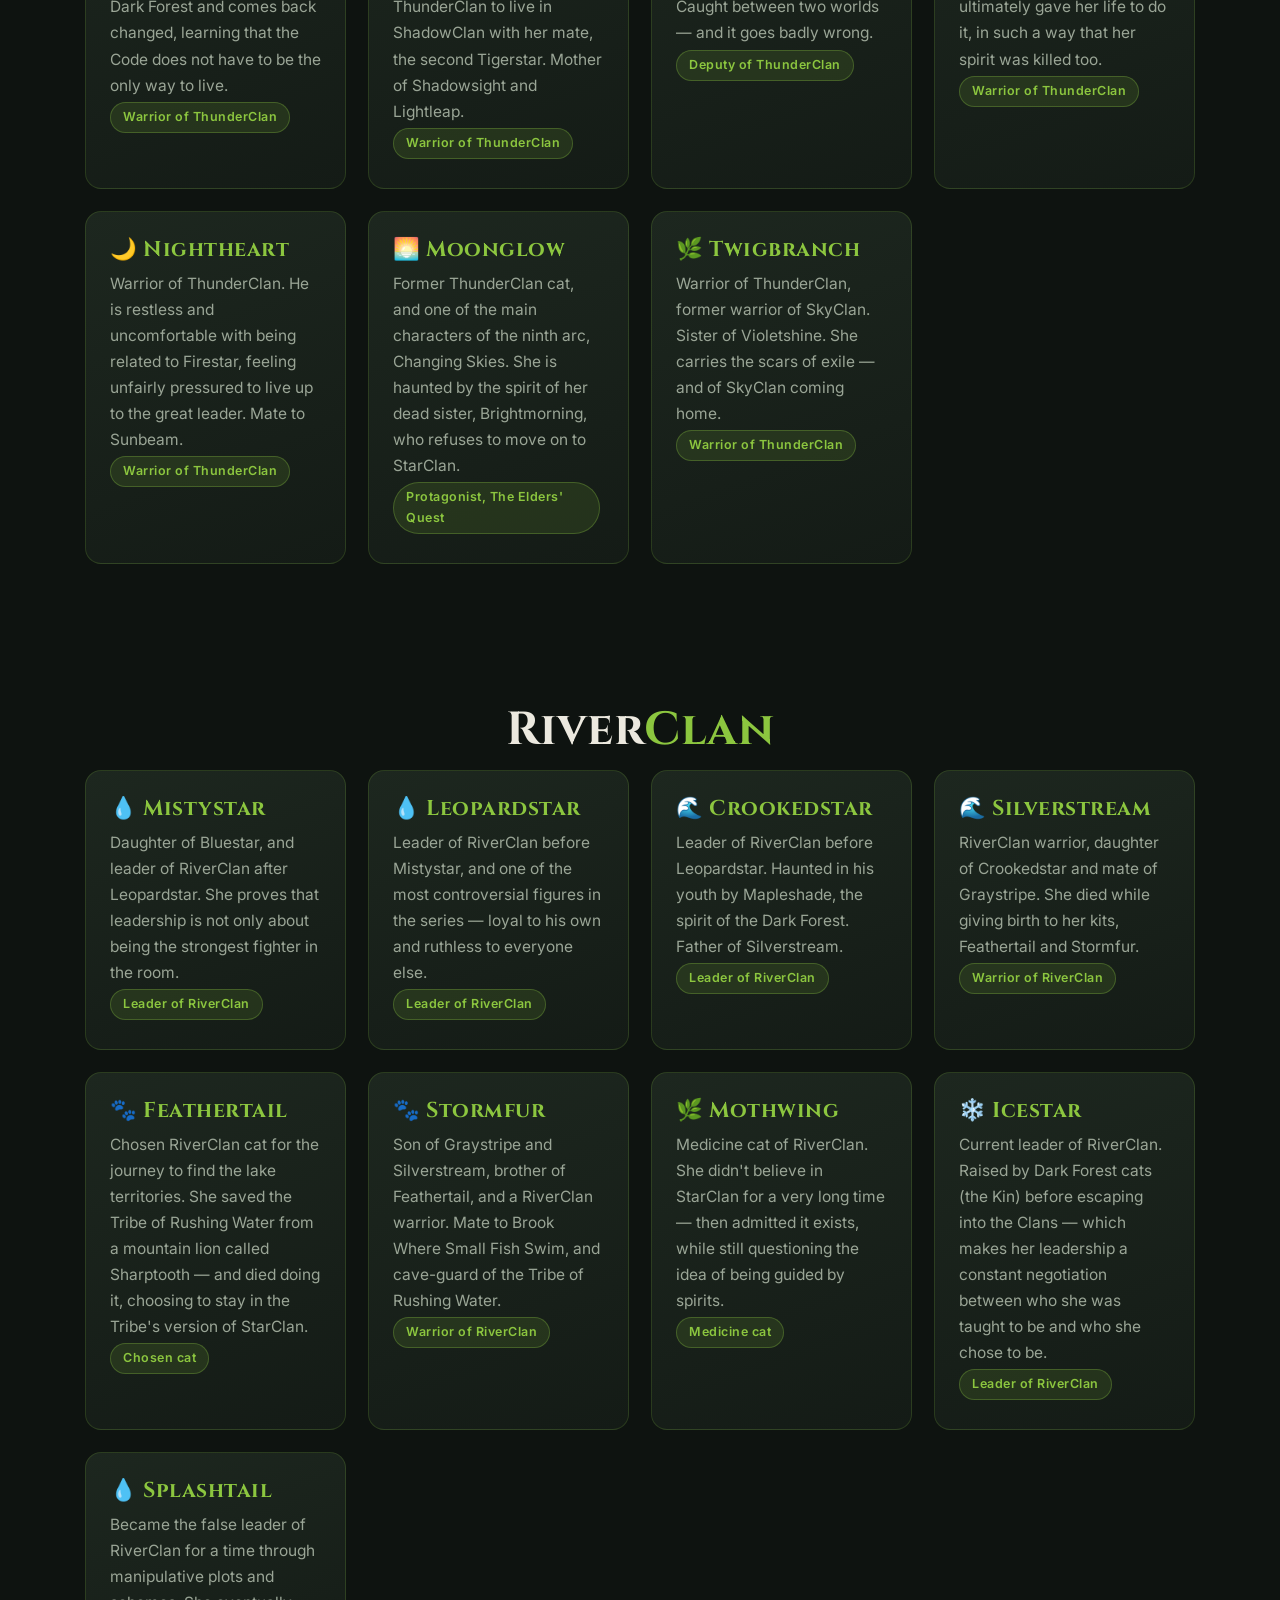
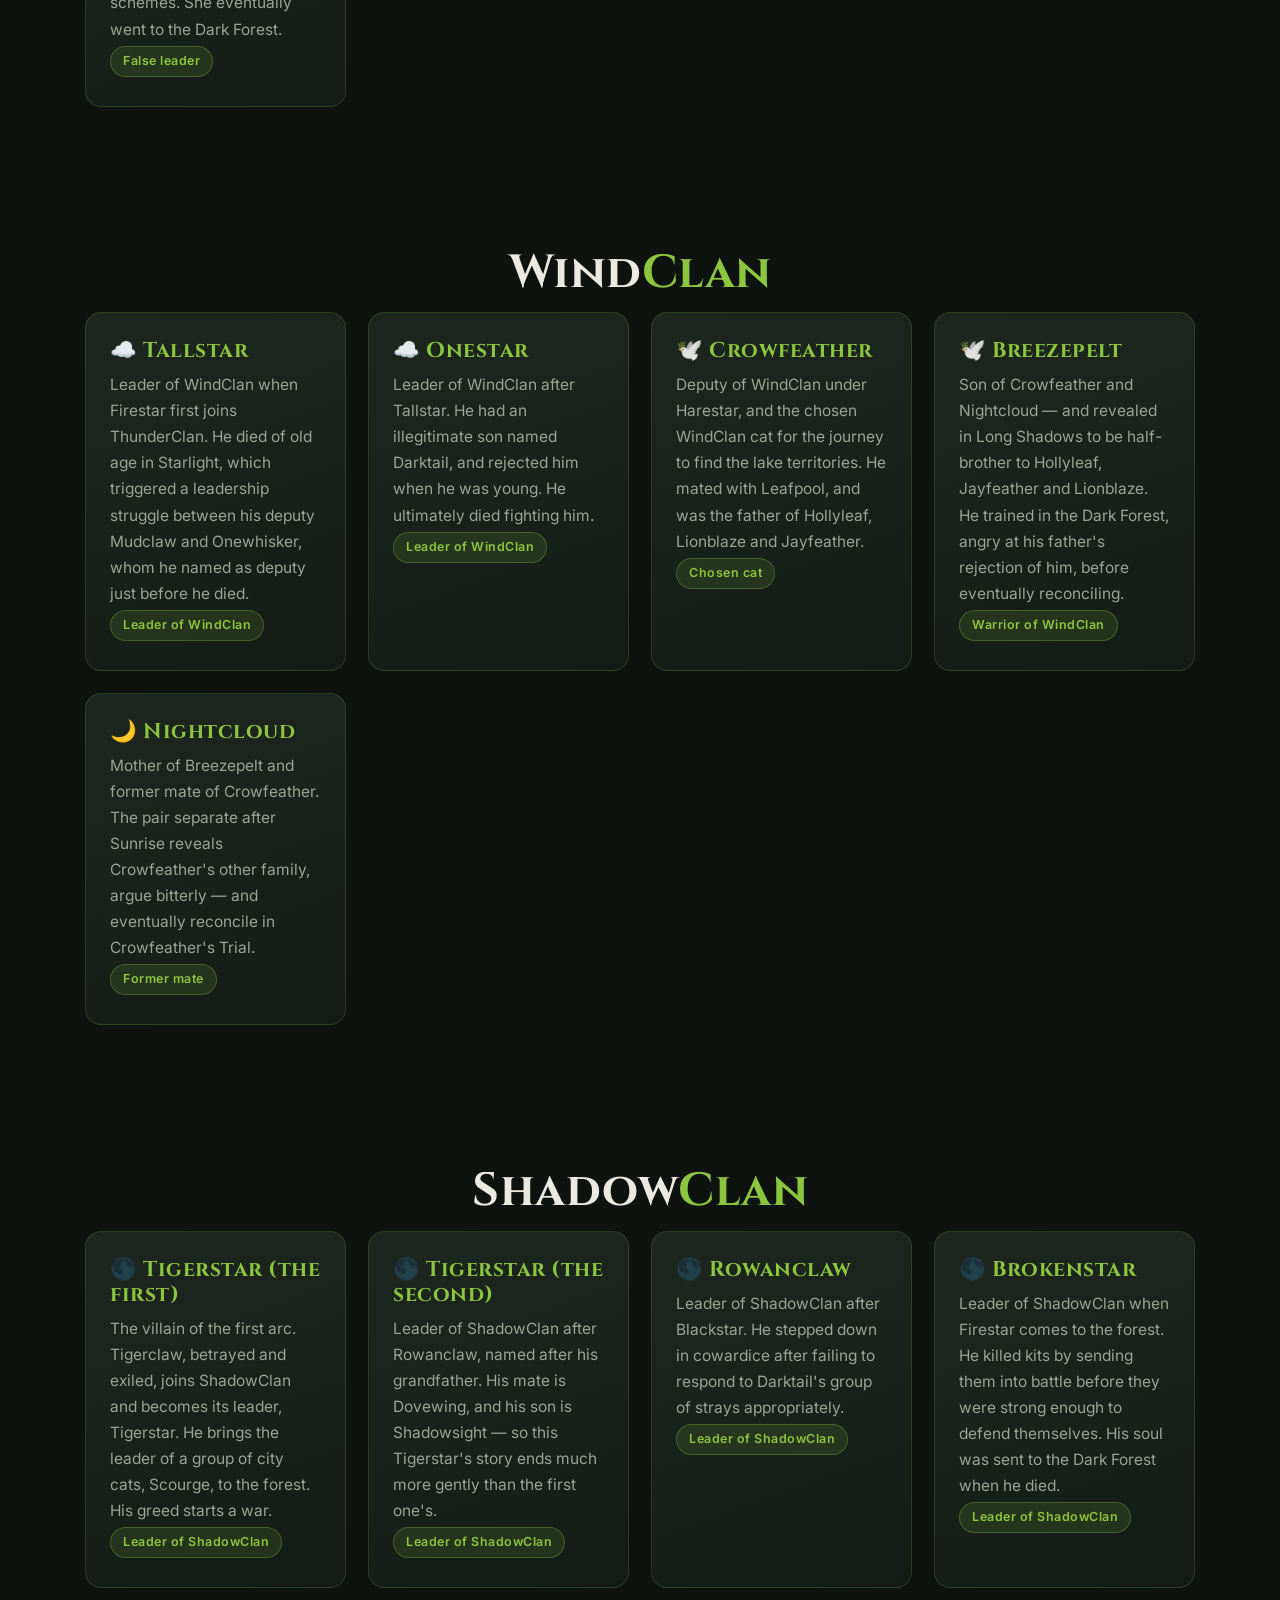
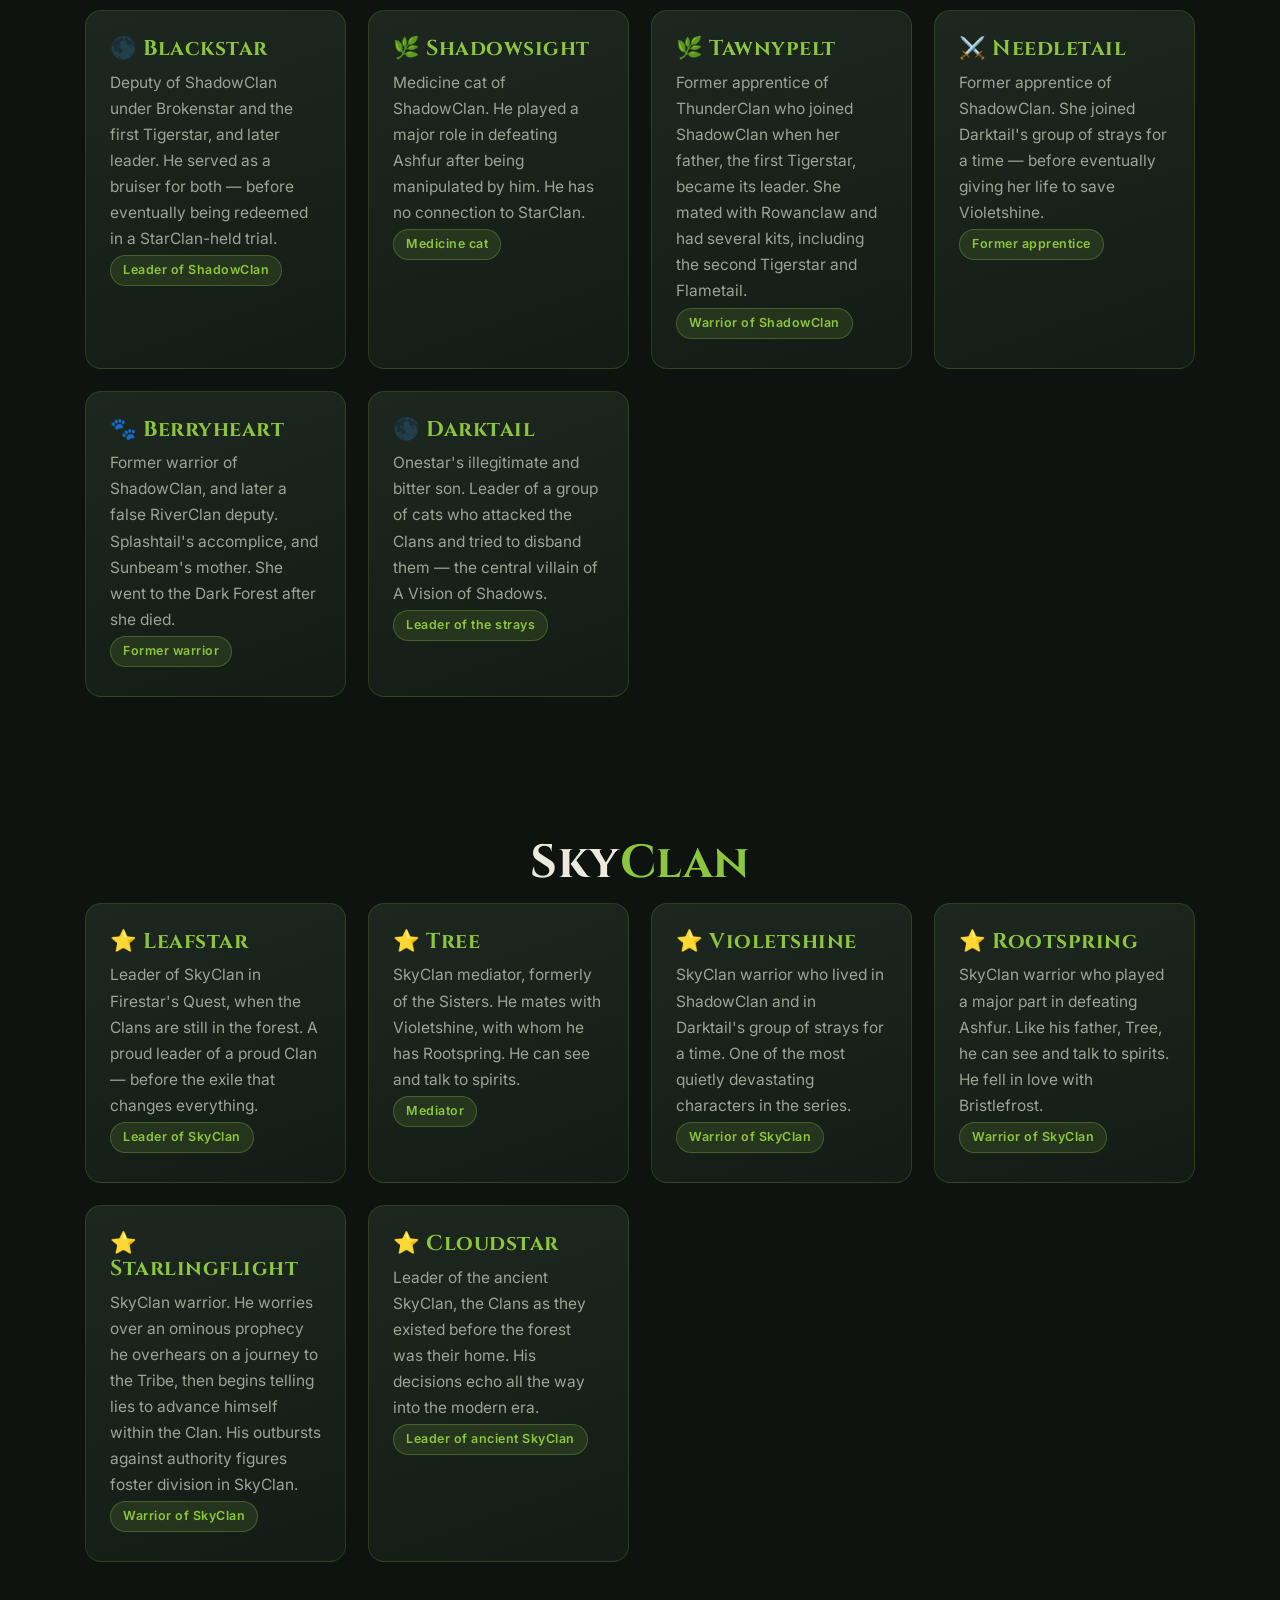
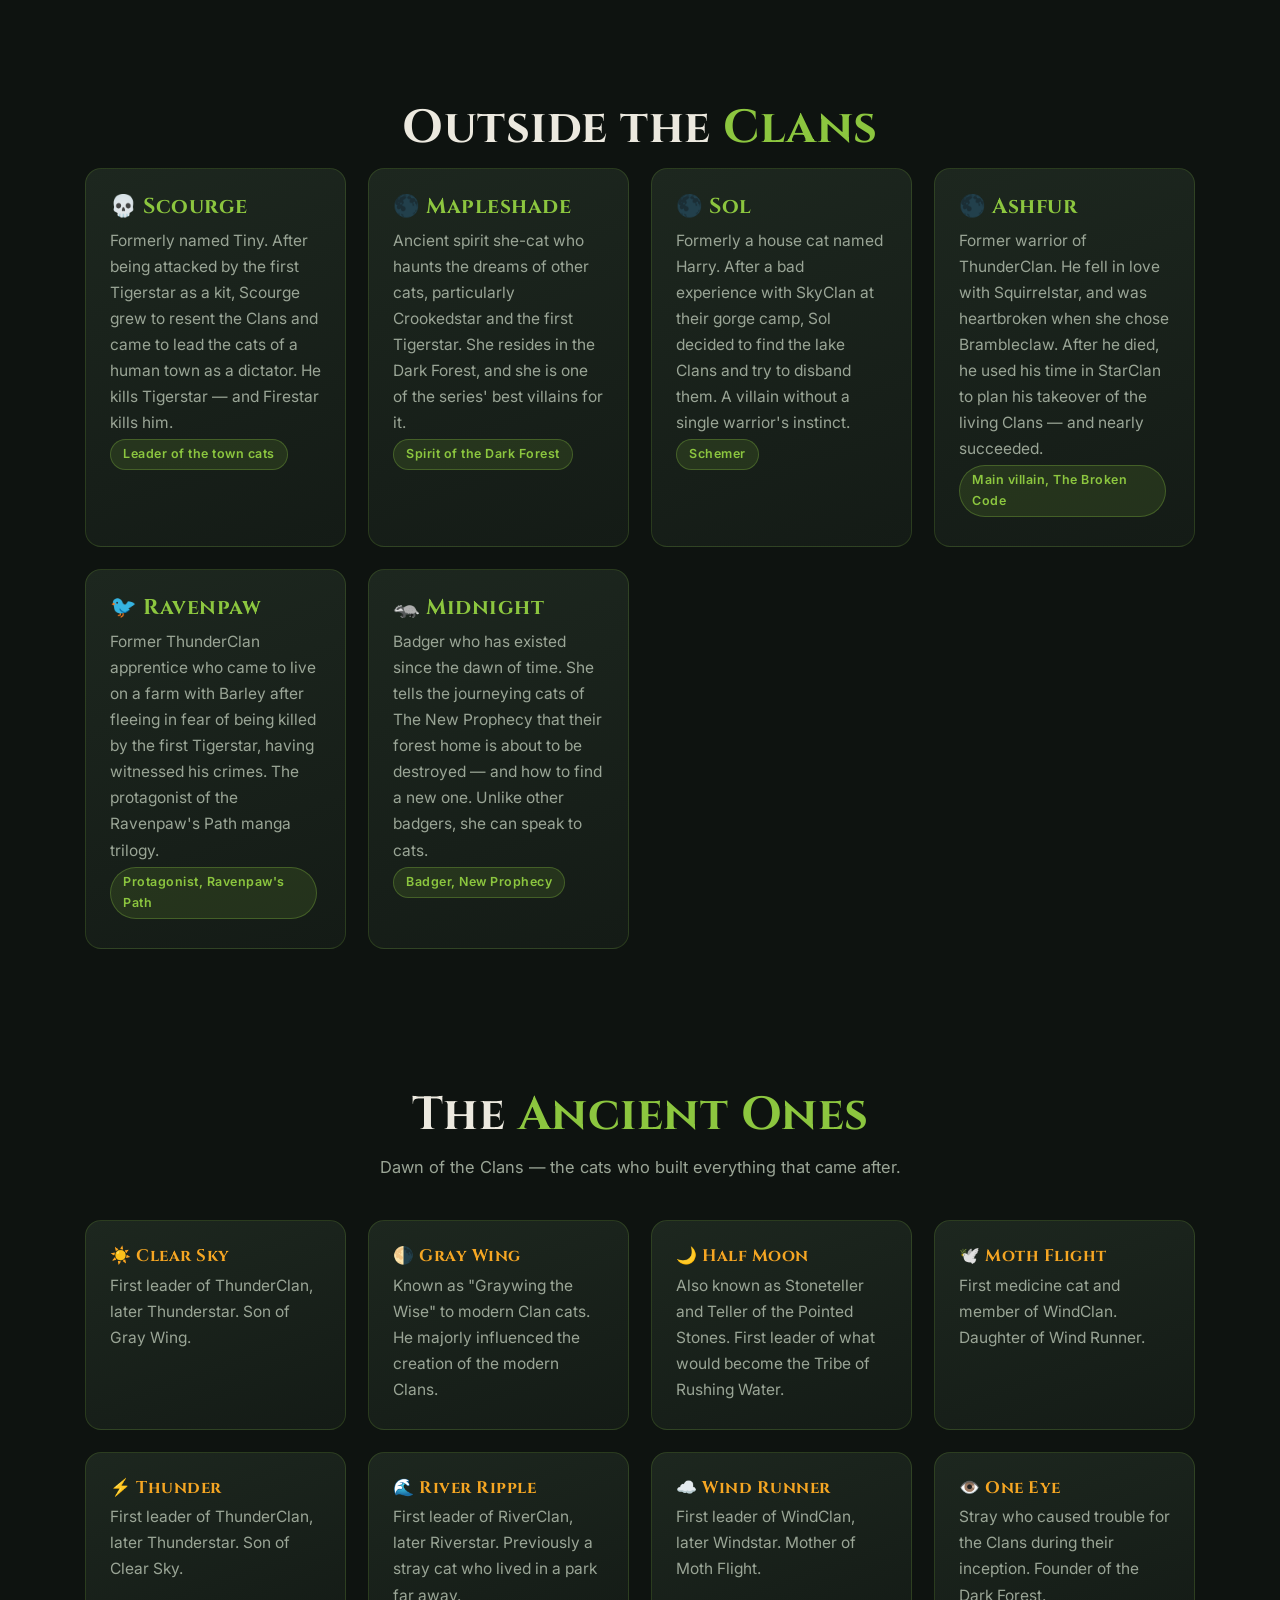
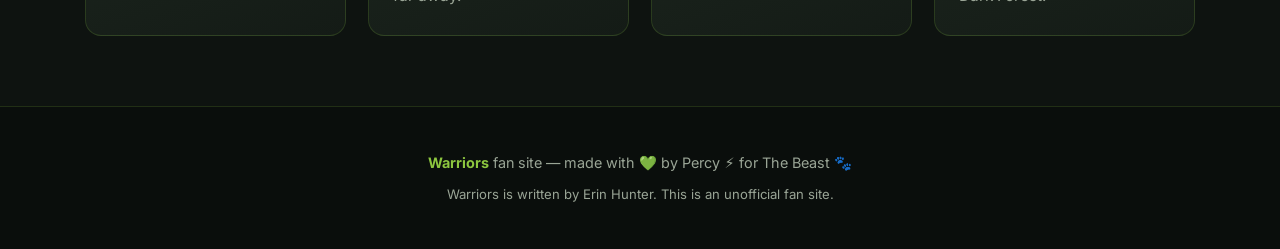
<file: characters.html>
<!DOCTYPE html>
<html lang="en">
<head>
<meta charset="UTF-8">
<meta name="viewport" content="width=device-width, initial-scale=1.0">
<title>Characters — Warriors Fan Site</title>
<meta name="description" content="The cats of Warriors: Firestar, Tigerstar, Hollyleaf, Dovewing, Ashfur, Frostdawn and many more.">
<link rel="preconnect" href="https://fonts.googleapis.com">
<link rel="preconnect" href="https://fonts.gstatic.com" crossorigin>
<link href="https://fonts.googleapis.com/css2?family=Cinzel:wght@600;700;800&family=Inter:wght@400;500;600;700&display=swap" rel="stylesheet">
<link rel="stylesheet" href="css/style.css?v=1">
</head>
<body>

<nav>
  <div class="nav-inner">
    <div class="logo">🐾 <span>Warriors</span></div>
    <div class="nav-links">
      <a href="index.html">Home</a>
      <a href="books.html">Books</a>
      <a href="clans.html">Clans</a>
      <a href="characters.html">Characters</a>
      <a href="code.html">The Code</a>
      <a href="quiz.html">Quiz</a>
      <a href="clan-quiz.html">Clan Quiz</a>
    </div>
  </div>
</nav>

<header class="hero" style="min-height:52vh">
  <div class="hero-bg"></div>
  <div class="wrap">
    <div class="tag">Everyone who matters</div>
    <h1>Characters</h1>
    <p class="sub">Heroes, villains, medicine cats and the ones in between — the cats that made the series.</p>
  </div>
</header>

<section>
  <div class="wrap">
    <h2 class="section-title reveal">Thunder<span>Clan</span></h2>
    <p class="section-sub reveal">Proud, brave and — for most of the series — the heart of the story.</p>
    <div class="grid g3">

      <div class="card reveal">
        <h3>⚡ Firestar</h3>
        <p class="muted">The main protagonist of The Prophecies Begin. Born a house cat named Rusty, he is invited to join ThunderClan after venturing into their forest territory. He exposes Tigerclaw, unites the Clans against Scourge, and dies defeating Tigerstar's spirit in The Last Hope.</p>
        <span class="chip">Leader of ThunderClan</span>
      </div>

      <div class="card reveal">
        <h3>⭐ Bluestar</h3>
        <p class="muted">Leader of ThunderClan before Firestar. She was responsible for allowing Firestar to join the Clan. One of the most loved characters in the whole series — her relationship with Yellowfang is at the heart of it.</p>
        <span class="chip">Leader of ThunderClan</span>
      </div>

      <div class="card reveal">
        <h3>🐾 Graystripe</h3>
        <p class="muted">Firestar's best friend. He was in love with Silverstream of RiverClan, with whom he had two kits, Feathertail and Stormfur. He was ThunderClan's deputy for a time, but after he was captured by humans his position was revoked. He died in A Light in the Mist.</p>
        <span class="chip">Warrior of ThunderClan</span>
      </div>

      <div class="card reveal">
        <h3>🩺 Yellowfang</h3>
        <p class="muted">ThunderClan's medicine cat after Spottedleaf. Former ShadowClan medicine cat, and mother of Brokenstar. Before becoming a medicine cat she was a warrior, forced to resign because she could feel the pain of other cats.</p>
        <span class="chip">Medicine cat</span>
      </div>

      <div class="card reveal">
        <h3>🌿 Spottedleaf</h3>
        <p class="muted">Medicine cat of ThunderClan when Firestar first joins. She is murdered in the very first book, but she keeps guiding Firestar from StarClan. Her spirit is killed in the Great Battle in The Last Hope.</p>
        <span class="chip">Medicine cat</span>
      </div>

      <div class="card reveal">
        <h3>🌿 Leafpool</h3>
        <p class="muted">Medicine cat of ThunderClan after Cinderpelt, and mother to Hollyleaf, Jayfeather and Lionblaze. Daughter of Firestar — which makes the Power of Three prophecy a family matter.</p>
        <span class="chip">Medicine cat</span>
      </div>

      <div class="card reveal">
        <h3>🌿 Jayfeather</h3>
        <p class="muted">ThunderClan's medicine cat after Leafpool. He is blind, and can enter the dreams of other cats. He can also sense others' feelings and thoughts. The gentlest of the three Power of Three cats — and the one who pays for it.</p>
        <span class="chip">Medicine cat</span>
      </div>

      <div class="card reveal">
        <h3>⚡ Hollyleaf</h3>
        <p class="muted">Warrior of ThunderClan, and sister of Jayfeather and Lionblaze. She runs away from the Clans after realising she has no powers, and later murders Ashfur. She eventually returns to ThunderClan.</p>
        <span class="chip">Warrior of ThunderClan</span>
      </div>

      <div class="card reveal">
        <h3>⚡ Lionblaze</h3>
        <p class="muted">One of the three Power of Three cats. Fierce, reckless and fiercely loyal — Lionblaze fights a war in the Dark Forest and comes back changed, learning that the Code does not have to be the only way to live.</p>
        <span class="chip">Warrior of ThunderClan</span>
      </div>

      <div class="card reveal">
        <h3>🦅 Dovewing</h3>
        <p class="muted">Warrior of ThunderClan who was given the ability to hear far beyond what a normal cat could. She later left ThunderClan to live in ShadowClan with her mate, the second Tigerstar. Mother of Shadowsight and Lightleap.</p>
        <span class="chip">Warrior of ThunderClan</span>
      </div>

      <div class="card reveal">
        <h3>🌿 Ivypool</h3>
        <p class="muted">Deputy of ThunderClan who served as a spy in the Dark Forest. Sister to Dovewing, and mother to Bristlefrost. Caught between two worlds — and it goes badly wrong.</p>
        <span class="chip">Deputy of ThunderClan</span>
      </div>

      <div class="card reveal">
        <h3>❄️ Bristlefrost</h3>
        <p class="muted">Warrior of ThunderClan, and a hero of The Broken Code. She played a major role in defeating Ashfur — and ultimately gave her life to do it, in such a way that her spirit was killed too.</p>
        <span class="chip">Warrior of ThunderClan</span>
      </div>

      <div class="card reveal">
        <h3>🌙 Nightheart</h3>
        <p class="muted">Warrior of ThunderClan. He is restless and uncomfortable with being related to Firestar, feeling unfairly pressured to live up to the great leader. Mate to Sunbeam.</p>
        <span class="chip">Warrior of ThunderClan</span>
      </div>

      <div class="card reveal">
        <h3>🌅 Moonglow</h3>
        <p class="muted">Former ThunderClan cat, and one of the main characters of the ninth arc, Changing Skies. She is haunted by the spirit of her dead sister, Brightmorning, who refuses to move on to StarClan.</p>
        <span class="chip">Protagonist, The Elders' Quest</span>
      </div>

      <div class="card reveal">
        <h3>🌿 Twigbranch</h3>
        <p class="muted">Warrior of ThunderClan, former warrior of SkyClan. Sister of Violetshine. She carries the scars of exile — and of SkyClan coming home.</p>
        <span class="chip">Warrior of ThunderClan</span>
      </div>

    </div>
  </div>
</section>

<section>
  <div class="wrap">
    <h2 class="section-title reveal">River<span>Clan</span></h2>
    <div class="grid g3">
      <div class="card reveal">
        <h3>💧 Mistystar</h3>
        <p class="muted">Daughter of Bluestar, and leader of RiverClan after Leopardstar. She proves that leadership is not only about being the strongest fighter in the room.</p>
        <span class="chip">Leader of RiverClan</span>
      </div>
      <div class="card reveal">
        <h3>💧 Leopardstar</h3>
        <p class="muted">Leader of RiverClan before Mistystar, and one of the most controversial figures in the series — loyal to his own and ruthless to everyone else.</p>
        <span class="chip">Leader of RiverClan</span>
      </div>
      <div class="card reveal">
        <h3>🌊 Crookedstar</h3>
        <p class="muted">Leader of RiverClan before Leopardstar. Haunted in his youth by Mapleshade, the spirit of the Dark Forest. Father of Silverstream.</p>
        <span class="chip">Leader of RiverClan</span>
      </div>
      <div class="card reveal">
        <h3>🌊 Silverstream</h3>
        <p class="muted">RiverClan warrior, daughter of Crookedstar and mate of Graystripe. She died while giving birth to her kits, Feathertail and Stormfur.</p>
        <span class="chip">Warrior of RiverClan</span>
      </div>
      <div class="card reveal">
        <h3>🐾 Feathertail</h3>
        <p class="muted">Chosen RiverClan cat for the journey to find the lake territories. She saved the Tribe of Rushing Water from a mountain lion called Sharptooth — and died doing it, choosing to stay in the Tribe's version of StarClan.</p>
        <span class="chip">Chosen cat</span>
      </div>
      <div class="card reveal">
        <h3>🐾 Stormfur</h3>
        <p class="muted">Son of Graystripe and Silverstream, brother of Feathertail, and a RiverClan warrior. Mate to Brook Where Small Fish Swim, and cave-guard of the Tribe of Rushing Water.</p>
        <span class="chip">Warrior of RiverClan</span>
      </div>
      <div class="card reveal">
        <h3>🌿 Mothwing</h3>
        <p class="muted">Medicine cat of RiverClan. She didn't believe in StarClan for a very long time — then admitted it exists, while still questioning the idea of being guided by spirits.</p>
        <span class="chip">Medicine cat</span>
      </div>
      <div class="card reveal">
        <h3>❄️ Icestar</h3>
        <p class="muted">Current leader of RiverClan. Raised by Dark Forest cats (the Kin) before escaping into the Clans — which makes her leadership a constant negotiation between who she was taught to be and who she chose to be.</p>
        <span class="chip">Leader of RiverClan</span>
      </div>
      <div class="card reveal">
        <h3>💧 Splashtail</h3>
        <p class="muted">Became the false leader of RiverClan for a time through manipulative plots and schemes. She eventually went to the Dark Forest.</p>
        <span class="chip">False leader</span>
      </div>
    </div>
  </div>
</section>

<section>
  <div class="wrap">
    <h2 class="section-title reveal">Wind<span>Clan</span></h2>
    <div class="grid g3">
      <div class="card reveal">
        <h3>☁️ Tallstar</h3>
        <p class="muted">Leader of WindClan when Firestar first joins ThunderClan. He died of old age in Starlight, which triggered a leadership struggle between his deputy Mudclaw and Onewhisker, whom he named as deputy just before he died.</p>
        <span class="chip">Leader of WindClan</span>
      </div>
      <div class="card reveal">
        <h3>☁️ Onestar</h3>
        <p class="muted">Leader of WindClan after Tallstar. He had an illegitimate son named Darktail, and rejected him when he was young. He ultimately died fighting him.</p>
        <span class="chip">Leader of WindClan</span>
      </div>
      <div class="card reveal">
        <h3>🕊️ Crowfeather</h3>
        <p class="muted">Deputy of WindClan under Harestar, and the chosen WindClan cat for the journey to find the lake territories. He mated with Leafpool, and was the father of Hollyleaf, Lionblaze and Jayfeather.</p>
        <span class="chip">Chosen cat</span>
      </div>
      <div class="card reveal">
        <h3>🕊️ Breezepelt</h3>
        <p class="muted">Son of Crowfeather and Nightcloud — and revealed in Long Shadows to be half-brother to Hollyleaf, Jayfeather and Lionblaze. He trained in the Dark Forest, angry at his father's rejection of him, before eventually reconciling.</p>
        <span class="chip">Warrior of WindClan</span>
      </div>
      <div class="card reveal">
        <h3>🌙 Nightcloud</h3>
        <p class="muted">Mother of Breezepelt and former mate of Crowfeather. The pair separate after Sunrise reveals Crowfeather's other family, argue bitterly — and eventually reconcile in Crowfeather's Trial.</p>
        <span class="chip">Former mate</span>
      </div>
    </div>
  </div>
</section>

<section>
  <div class="wrap">
    <h2 class="section-title reveal">Shadow<span>Clan</span></h2>
    <div class="grid g3">
      <div class="card reveal">
        <h3>🌑 Tigerstar (the first)</h3>
        <p class="muted">The villain of the first arc. Tigerclaw, betrayed and exiled, joins ShadowClan and becomes its leader, Tigerstar. He brings the leader of a group of city cats, Scourge, to the forest. His greed starts a war.</p>
        <span class="chip">Leader of ShadowClan</span>
      </div>
      <div class="card reveal">
        <h3>🌑 Tigerstar (the second)</h3>
        <p class="muted">Leader of ShadowClan after Rowanclaw, named after his grandfather. His mate is Dovewing, and his son is Shadowsight — so this Tigerstar's story ends much more gently than the first one's.</p>
        <span class="chip">Leader of ShadowClan</span>
      </div>
      <div class="card reveal">
        <h3>🌑 Rowanclaw</h3>
        <p class="muted">Leader of ShadowClan after Blackstar. He stepped down in cowardice after failing to respond to Darktail's group of strays appropriately.</p>
        <span class="chip">Leader of ShadowClan</span>
      </div>
      <div class="card reveal">
        <h3>🌑 Brokenstar</h3>
        <p class="muted">Leader of ShadowClan when Firestar comes to the forest. He killed kits by sending them into battle before they were strong enough to defend themselves. His soul was sent to the Dark Forest when he died.</p>
        <span class="chip">Leader of ShadowClan</span>
      </div>
      <div class="card reveal">
        <h3>🌑 Blackstar</h3>
        <p class="muted">Deputy of ShadowClan under Brokenstar and the first Tigerstar, and later leader. He served as a bruiser for both — before eventually being redeemed in a StarClan-held trial.</p>
        <span class="chip">Leader of ShadowClan</span>
      </div>
      <div class="card reveal">
        <h3>🌿 Shadowsight</h3>
        <p class="muted">Medicine cat of ShadowClan. He played a major role in defeating Ashfur after being manipulated by him. He has no connection to StarClan.</p>
        <span class="chip">Medicine cat</span>
      </div>
      <div class="card reveal">
        <h3>🌿 Tawnypelt</h3>
        <p class="muted">Former apprentice of ThunderClan who joined ShadowClan when her father, the first Tigerstar, became its leader. She mated with Rowanclaw and had several kits, including the second Tigerstar and Flametail.</p>
        <span class="chip">Warrior of ShadowClan</span>
      </div>
      <div class="card reveal">
        <h3>⚔️ Needletail</h3>
        <p class="muted">Former apprentice of ShadowClan. She joined Darktail's group of strays for a time — before eventually giving her life to save Violetshine.</p>
        <span class="chip">Former apprentice</span>
      </div>
      <div class="card reveal">
        <h3>🐾 Berryheart</h3>
        <p class="muted">Former warrior of ShadowClan, and later a false RiverClan deputy. Splashtail's accomplice, and Sunbeam's mother. She went to the Dark Forest after she died.</p>
        <span class="chip">Former warrior</span>
      </div>
      <div class="card reveal">
        <h3>🌑 Darktail</h3>
        <p class="muted">Onestar's illegitimate and bitter son. Leader of a group of cats who attacked the Clans and tried to disband them — the central villain of A Vision of Shadows.</p>
        <span class="chip">Leader of the strays</span>
      </div>
    </div>
  </div>
</section>

<section>
  <div class="wrap">
    <h2 class="section-title reveal">Sky<span>Clan</span></h2>
    <div class="grid g3">
      <div class="card reveal">
        <h3>⭐ Leafstar</h3>
        <p class="muted">Leader of SkyClan in Firestar's Quest, when the Clans are still in the forest. A proud leader of a proud Clan — before the exile that changes everything.</p>
        <span class="chip">Leader of SkyClan</span>
      </div>
      <div class="card reveal">
        <h3>⭐ Tree</h3>
        <p class="muted">SkyClan mediator, formerly of the Sisters. He mates with Violetshine, with whom he has Rootspring. He can see and talk to spirits.</p>
        <span class="chip">Mediator</span>
      </div>
      <div class="card reveal">
        <h3>⭐ Violetshine</h3>
        <p class="muted">SkyClan warrior who lived in ShadowClan and in Darktail's group of strays for a time. One of the most quietly devastating characters in the series.</p>
        <span class="chip">Warrior of SkyClan</span>
      </div>
      <div class="card reveal">
        <h3>⭐ Rootspring</h3>
        <p class="muted">SkyClan warrior who played a major part in defeating Ashfur. Like his father, Tree, he can see and talk to spirits. He fell in love with Bristlefrost.</p>
        <span class="chip">Warrior of SkyClan</span>
      </div>
      <div class="card reveal">
        <h3>⭐ Starlingflight</h3>
        <p class="muted">SkyClan warrior. He worries over an ominous prophecy he overhears on a journey to the Tribe, then begins telling lies to advance himself within the Clan. His outbursts against authority figures foster division in SkyClan.</p>
        <span class="chip">Warrior of SkyClan</span>
      </div>
      <div class="card reveal">
        <h3>⭐ Cloudstar</h3>
        <p class="muted">Leader of the ancient SkyClan, the Clans as they existed before the forest was their home. His decisions echo all the way into the modern era.</p>
        <span class="chip">Leader of ancient SkyClan</span>
      </div>
    </div>
  </div>
</section>

<section>
  <div class="wrap">
    <h2 class="section-title reveal">Outside the <span>Clans</span></h2>
    <div class="grid g3">
      <div class="card reveal">
        <h3>💀 Scourge</h3>
        <p class="muted">Formerly named Tiny. After being attacked by the first Tigerstar as a kit, Scourge grew to resent the Clans and came to lead the cats of a human town as a dictator. He kills Tigerstar — and Firestar kills him.</p>
        <span class="chip">Leader of the town cats</span>
      </div>
      <div class="card reveal">
        <h3>🌑 Mapleshade</h3>
        <p class="muted">Ancient spirit she-cat who haunts the dreams of other cats, particularly Crookedstar and the first Tigerstar. She resides in the Dark Forest, and she is one of the series' best villains for it.</p>
        <span class="chip">Spirit of the Dark Forest</span>
      </div>
      <div class="card reveal">
        <h3>🌑 Sol</h3>
        <p class="muted">Formerly a house cat named Harry. After a bad experience with SkyClan at their gorge camp, Sol decided to find the lake Clans and try to disband them. A villain without a single warrior's instinct.</p>
        <span class="chip">Schemer</span>
      </div>
      <div class="card reveal">
        <h3>🌑 Ashfur</h3>
        <p class="muted">Former warrior of ThunderClan. He fell in love with Squirrelstar, and was heartbroken when she chose Brambleclaw. After he died, he used his time in StarClan to plan his takeover of the living Clans — and nearly succeeded.</p>
        <span class="chip">Main villain, The Broken Code</span>
      </div>
      <div class="card reveal">
        <h3>🐦 Ravenpaw</h3>
        <p class="muted">Former ThunderClan apprentice who came to live on a farm with Barley after fleeing in fear of being killed by the first Tigerstar, having witnessed his crimes. The protagonist of the Ravenpaw's Path manga trilogy.</p>
        <span class="chip">Protagonist, Ravenpaw's Path</span>
      </div>
      <div class="card reveal">
        <h3>🦡 Midnight</h3>
        <p class="muted">Badger who has existed since the dawn of time. She tells the journeying cats of The New Prophecy that their forest home is about to be destroyed — and how to find a new one. Unlike other badgers, she can speak to cats.</p>
        <span class="chip">Badger, New Prophecy</span>
      </div>
    </div>
  </div>
</section>

<section>
  <div class="wrap">
    <h2 class="section-title reveal">The <span>Ancient Ones</span></h2>
    <p class="section-sub reveal">Dawn of the Clans — the cats who built everything that came after.</p>
    <div class="grid g4">
      <div class="card reveal"><h4>☀️ Clear Sky</h4><p class="muted">First leader of ThunderClan, later Thunderstar. Son of Gray Wing.</p></div>
      <div class="card reveal"><h4>🌗 Gray Wing</h4><p class="muted">Known as "Graywing the Wise" to modern Clan cats. He majorly influenced the creation of the modern Clans.</p></div>
      <div class="card reveal"><h4>🌙 Half Moon</h4><p class="muted">Also known as Stoneteller and Teller of the Pointed Stones. First leader of what would become the Tribe of Rushing Water.</p></div>
      <div class="card reveal"><h4>🕊️ Moth Flight</h4><p class="muted">First medicine cat and member of WindClan. Daughter of Wind Runner.</p></div>
      <div class="card reveal"><h4>⚡ Thunder</h4><p class="muted">First leader of ThunderClan, later Thunderstar. Son of Clear Sky.</p></div>
      <div class="card reveal"><h4>🌊 River Ripple</h4><p class="muted">First leader of RiverClan, later Riverstar. Previously a stray cat who lived in a park far away.</p></div>
      <div class="card reveal"><h4>☁️ Wind Runner</h4><p class="muted">First leader of WindClan, later Windstar. Mother of Moth Flight.</p></div>
      <div class="card reveal"><h4>👁️ One Eye</h4><p class="muted">Stray who caused trouble for the Clans during their inception. Founder of the Dark Forest.</p></div>
    </div>
  </div>
</section>

<footer>
  <p><b>Warriors</b> fan site — made with 💚 by Percy ⚡ for The Beast 🐾</p>
  <p style="margin-top:8px;font-size:.82rem">Warriors is written by Erin Hunter. This is an unofficial fan site.</p>
</footer>

<script src="js/main.js"></script>
</body>
</html>
</file>
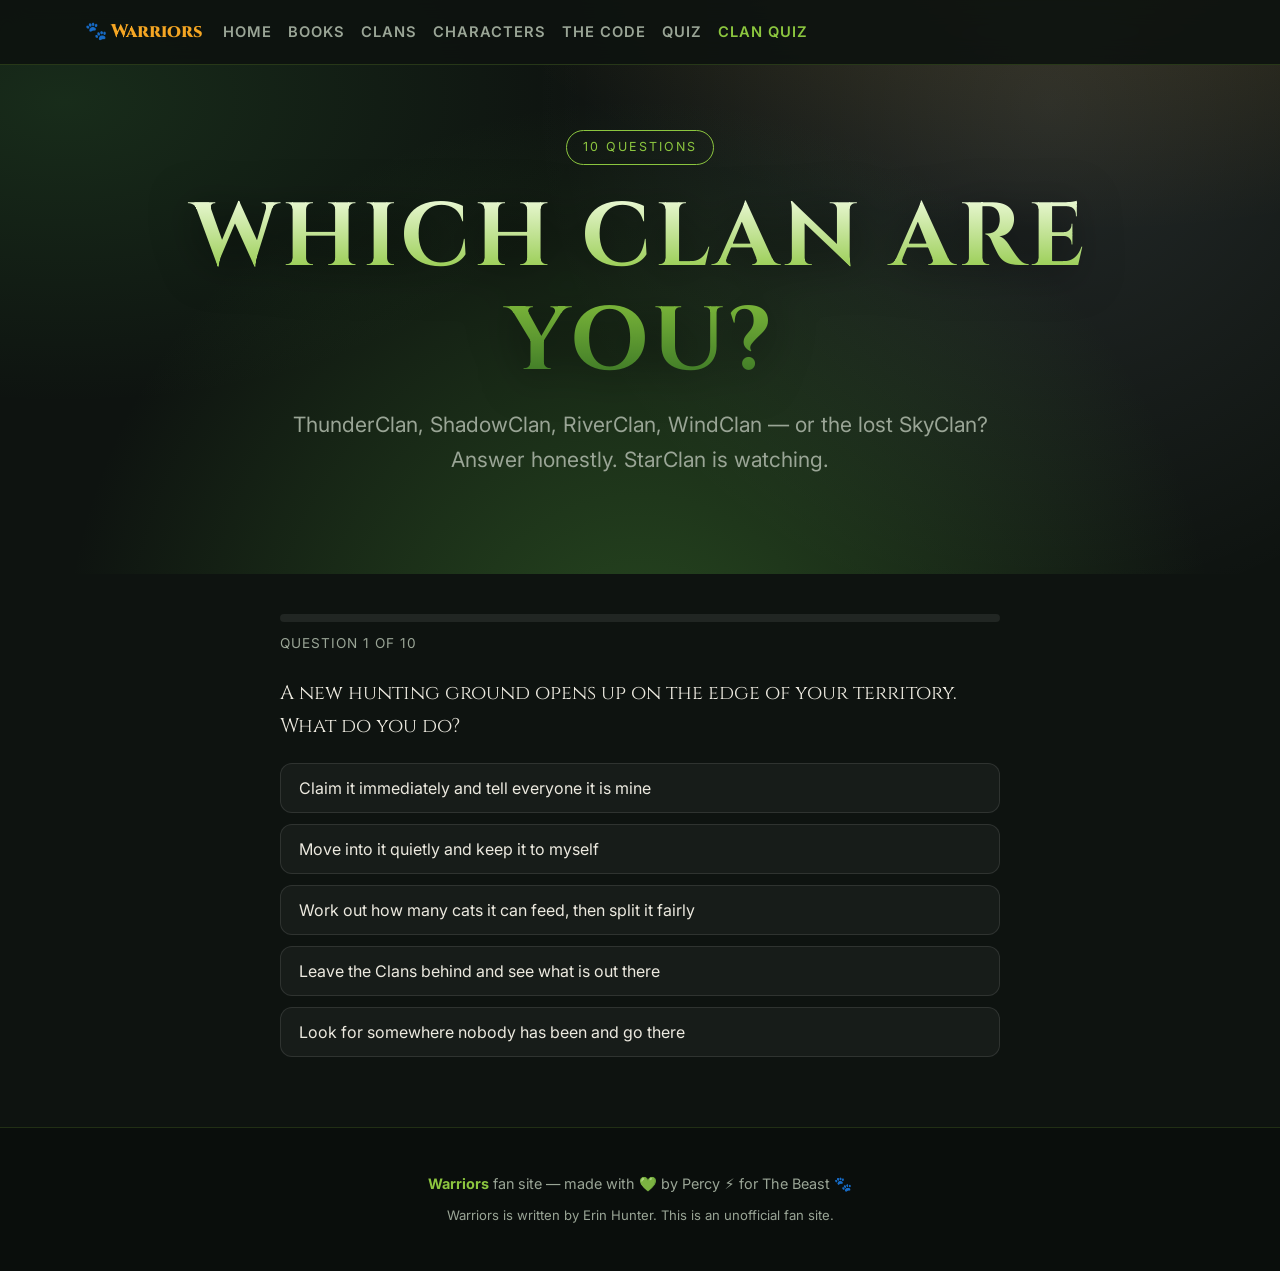
<file: clan-quiz.html>
<!DOCTYPE html>
<html lang="en">
<head>
<meta charset="UTF-8">
<meta name="viewport" content="width=device-width, initial-scale=1.0">
<title>Which Clan Are You? — Warriors Fan Site</title>
<meta name="description" content="Answer 10 questions and find out which of the five Warrior Cats Clans you belong to.">
<link rel="preconnect" href="https://fonts.googleapis.com">
<link rel="preconnect" href="https://fonts.gstatic.com" crossorigin>
<link href="https://fonts.googleapis.com/css2?family=Cinzel:wght@600;700;800&family=Inter:wght@400;500;600;700&display=swap" rel="stylesheet">
<link rel="stylesheet" href="css/style.css?v=1">
</head>
<body>

<nav>
  <div class="nav-inner">
    <div class="logo">🐾 <span>Warriors</span></div>
    <div class="nav-links">
      <a href="index.html">Home</a>
      <a href="books.html">Books</a>
      <a href="clans.html">Clans</a>
      <a href="characters.html">Characters</a>
      <a href="code.html">The Code</a>
      <a href="quiz.html">Quiz</a>
      <a href="clan-quiz.html">Clan Quiz</a>
    </div>
  </div>
</nav>

<header class="hero" style="min-height:48vh">
  <div class="hero-bg"></div>
  <div class="wrap">
    <div class="tag">10 questions</div>
    <h1>Which Clan Are You?</h1>
    <p class="sub">ThunderClan, ShadowClan, RiverClan, WindClan — or the lost SkyClan?<br>Answer honestly. StarClan is watching.</p>
  </div>
</header>

<section style="padding-top:40px">
  <div class="wrap">
    <div class="quiz-wrap" id="quizRoot">
      <div class="q-progress"><div class="q-bar" id="qBar"></div></div>
      <div class="q-count" id="qCount">Loading…</div>
      <div id="qArea">
        <div class="q-text">Loading the quiz…</div>
        <noscript><p class="muted">This quiz needs JavaScript turned on. Turn it on and reload the page!</p></noscript>
      </div>
    </div>
  </div>
</section>

<footer>
  <p><b>Warriors</b> fan site — made with 💚 by Percy ⚡ for The Beast 🐾</p>
  <p style="margin-top:8px;font-size:.82rem">Warriors is written by Erin Hunter. This is an unofficial fan site.</p>
</footer>

<script src="js/clanquiz.js?v=1"></script>
<script src="js/main.js"></script>
</body>
</html>
</file>
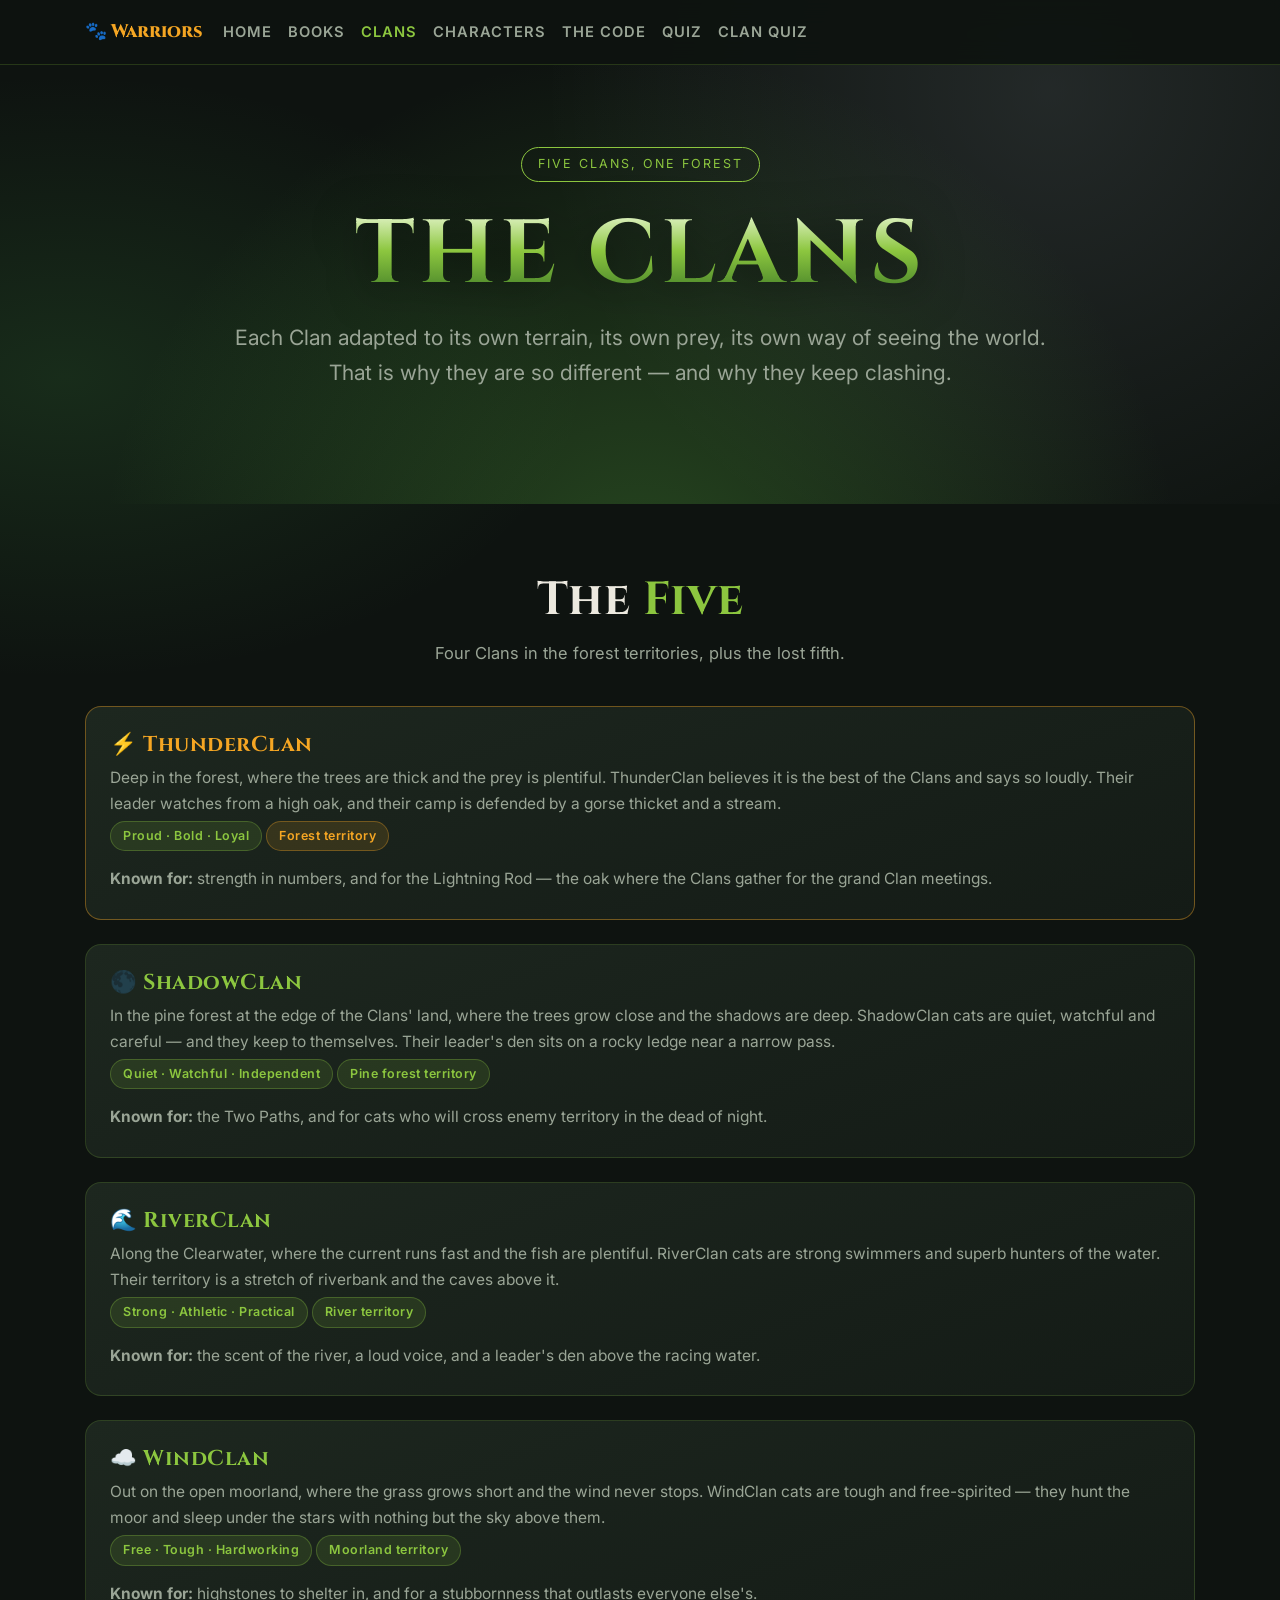
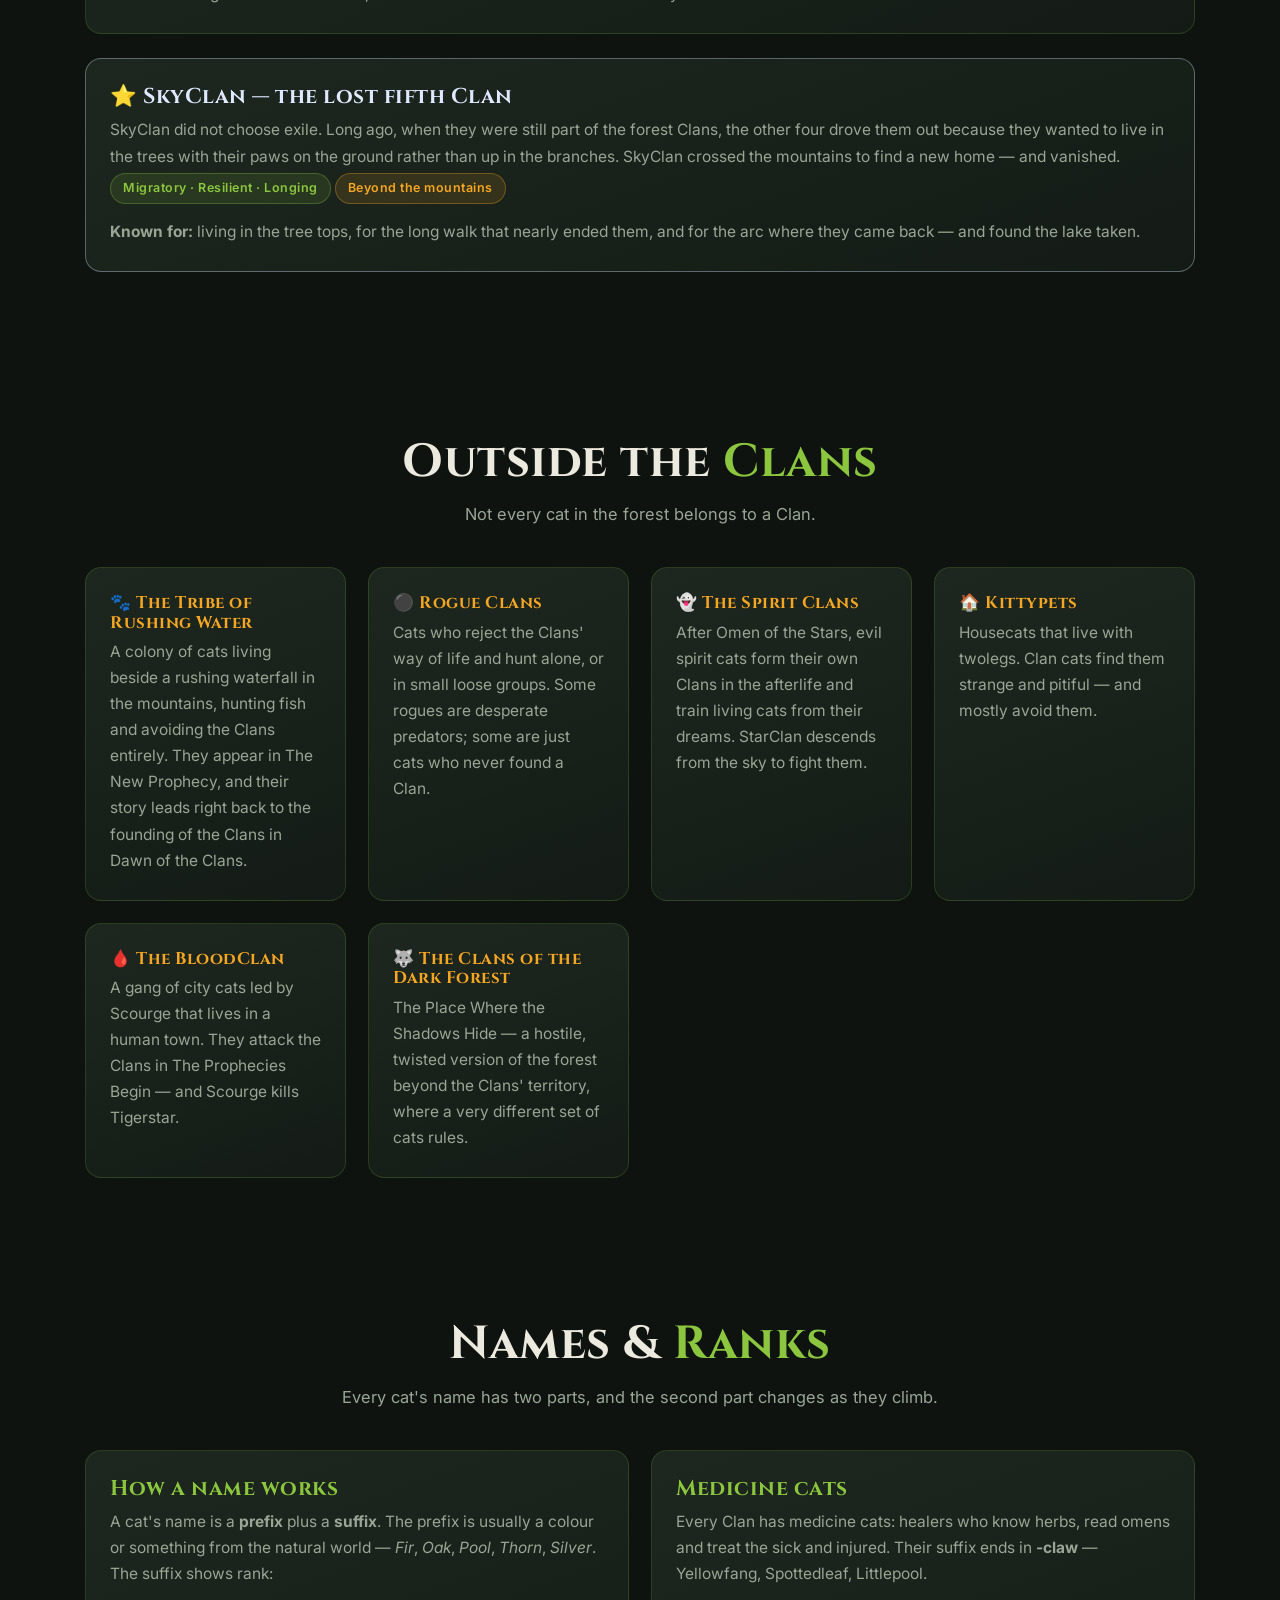
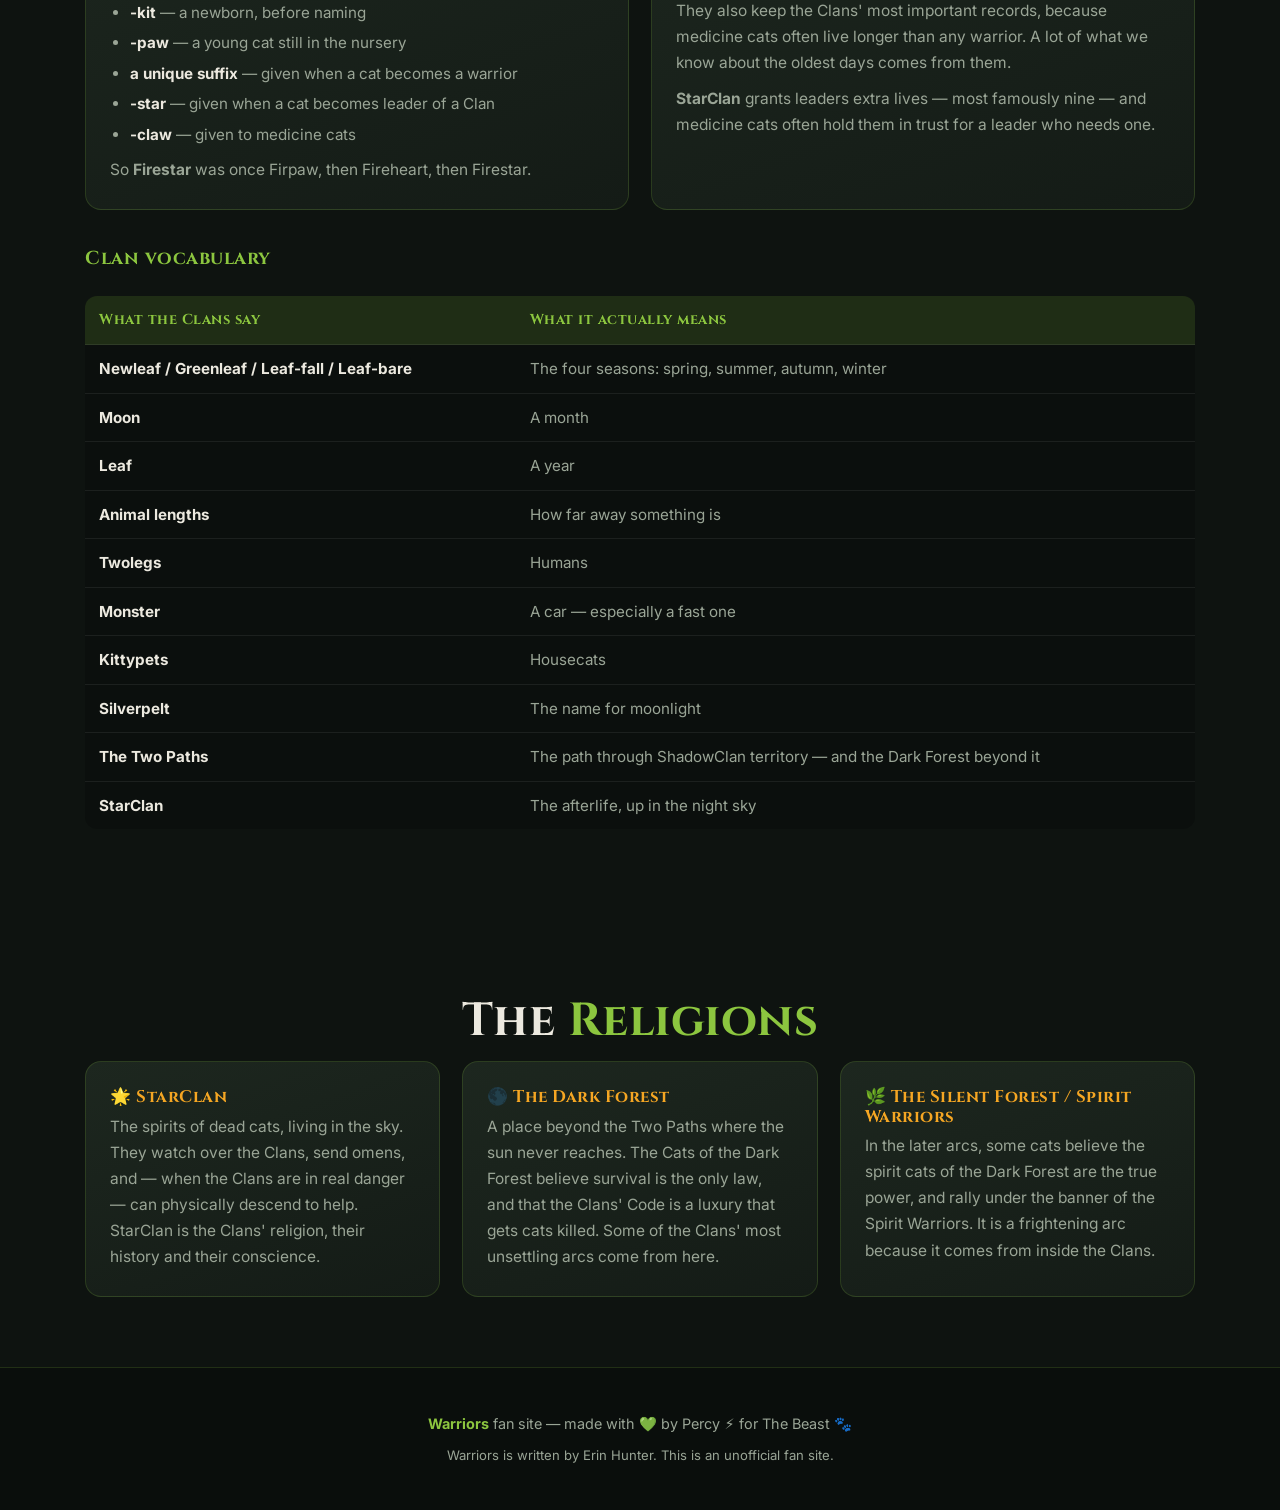
<file: clans.html>
<!DOCTYPE html>
<html lang="en">
<head>
<meta charset="UTF-8">
<meta name="viewport" content="width=device-width, initial-scale=1.0">
<title>The Clans — Warriors Fan Site</title>
<meta name="description" content="ThunderClan, ShadowClan, RiverClan, WindClan and the lost SkyClan — territories, leaders, and how the naming system works.">
<link rel="preconnect" href="https://fonts.googleapis.com">
<link rel="preconnect" href="https://fonts.gstatic.com" crossorigin>
<link href="https://fonts.googleapis.com/css2?family=Cinzel:wght@600;700;800&family=Inter:wght@400;500;600;700&display=swap" rel="stylesheet">
<link rel="stylesheet" href="css/style.css?v=1">
</head>
<body>

<nav>
  <div class="nav-inner">
    <div class="logo">🐾 <span>Warriors</span></div>
    <div class="nav-links">
      <a href="index.html">Home</a>
      <a href="books.html">Books</a>
      <a href="clans.html">Clans</a>
      <a href="characters.html">Characters</a>
      <a href="code.html">The Code</a>
      <a href="quiz.html">Quiz</a>
      <a href="clan-quiz.html">Clan Quiz</a>
    </div>
  </div>
</nav>

<header class="hero" style="min-height:56vh">
  <div class="hero-bg"></div>
  <div class="wrap">
    <div class="tag">Five Clans, one forest</div>
    <h1>The Clans</h1>
    <p class="sub">Each Clan adapted to its own terrain, its own prey, its own way of seeing the world.<br>That is why they are so different — and why they keep clashing.</p>
  </div>
</header>

<section>
  <div class="wrap">
    <h2 class="section-title reveal">The <span>Five</span></h2>
    <p class="section-sub reveal">Four Clans in the forest territories, plus the lost fifth.</p>

    <div class="card reveal" style="margin-bottom:24px;border-color:rgba(245,166,35,.4)">
      <h3 style="color:var(--amber)">⚡ ThunderClan</h3>
      <p class="muted">Deep in the forest, where the trees are thick and the prey is plentiful. ThunderClan believes it is the best of the Clans and says so loudly. Their leader watches from a high oak, and their camp is defended by a gorse thicket and a stream.</p>
      <span class="chip">Proud · Bold · Loyal</span><span class="chip amber">Forest territory</span>
      <p class="muted" style="margin-top:12px"><b>Known for:</b> strength in numbers, and for the Lightning Rod — the oak where the Clans gather for the grand Clan meetings.</p>
    </div>

    <div class="card reveal" style="margin-bottom:24px">
      <h3>🌑 ShadowClan</h3>
      <p class="muted">In the pine forest at the edge of the Clans' land, where the trees grow close and the shadows are deep. ShadowClan cats are quiet, watchful and careful — and they keep to themselves. Their leader's den sits on a rocky ledge near a narrow pass.</p>
      <span class="chip">Quiet · Watchful · Independent</span><span class="chip">Pine forest territory</span>
      <p class="muted" style="margin-top:12px"><b>Known for:</b> the Two Paths, and for cats who will cross enemy territory in the dead of night.</p>
    </div>

    <div class="card reveal" style="margin-bottom:24px">
      <h3>🌊 RiverClan</h3>
      <p class="muted">Along the Clearwater, where the current runs fast and the fish are plentiful. RiverClan cats are strong swimmers and superb hunters of the water. Their territory is a stretch of riverbank and the caves above it.</p>
      <span class="chip">Strong · Athletic · Practical</span><span class="chip">River territory</span>
      <p class="muted" style="margin-top:12px"><b>Known for:</b> the scent of the river, a loud voice, and a leader's den above the racing water.</p>
    </div>

    <div class="card reveal" style="margin-bottom:24px">
      <h3>☁️ WindClan</h3>
      <p class="muted">Out on the open moorland, where the grass grows short and the wind never stops. WindClan cats are tough and free-spirited — they hunt the moor and sleep under the stars with nothing but the sky above them.</p>
      <span class="chip">Free · Tough · Hardworking</span><span class="chip">Moorland territory</span>
      <p class="muted" style="margin-top:12px"><b>Known for:</b> highstones to shelter in, and for a stubbornness that outlasts everyone else's.</p>
    </div>

    <div class="card reveal" style="margin-bottom:24px;border-color:rgba(223,233,255,.35)">
      <h3 style="color:var(--moon)">⭐ SkyClan — the lost fifth Clan</h3>
      <p class="muted">SkyClan did not choose exile. Long ago, when they were still part of the forest Clans, the other four drove them out because they wanted to live in the trees with their paws on the ground rather than up in the branches. SkyClan crossed the mountains to find a new home — and vanished.</p>
      <span class="chip">Migratory · Resilient · Longing</span><span class="chip amber">Beyond the mountains</span>
      <p class="muted" style="margin-top:12px"><b>Known for:</b> living in the tree tops, for the long walk that nearly ended them, and for the arc where they came back — and found the lake taken.</p>
    </div>
  </div>
</section>

<section>
  <div class="wrap">
    <h2 class="section-title reveal">Outside the <span>Clans</span></h2>
    <p class="section-sub reveal">Not every cat in the forest belongs to a Clan.</p>
    <div class="grid g3">
      <div class="card reveal">
        <h4>🐾 The Tribe of Rushing Water</h4>
        <p class="muted">A colony of cats living beside a rushing waterfall in the mountains, hunting fish and avoiding the Clans entirely. They appear in The New Prophecy, and their story leads right back to the founding of the Clans in Dawn of the Clans.</p>
      </div>
      <div class="card reveal">
        <h4>⚫ Rogue Clans</h4>
        <p class="muted">Cats who reject the Clans' way of life and hunt alone, or in small loose groups. Some rogues are desperate predators; some are just cats who never found a Clan.</p>
      </div>
      <div class="card reveal">
        <h4>👻 The Spirit Clans</h4>
        <p class="muted">After Omen of the Stars, evil spirit cats form their own Clans in the afterlife and train living cats from their dreams. StarClan descends from the sky to fight them.</p>
      </div>
      <div class="card reveal">
        <h4>🏠 Kittypets</h4>
        <p class="muted">Housecats that live with twolegs. Clan cats find them strange and pitiful — and mostly avoid them.</p>
      </div>
      <div class="card reveal">
        <h4>🩸 The BloodClan</h4>
        <p class="muted">A gang of city cats led by Scourge that lives in a human town. They attack the Clans in The Prophecies Begin — and Scourge kills Tigerstar.</p>
      </div>
      <div class="card reveal">
        <h4>🐺 The Clans of the Dark Forest</h4>
        <p class="muted">The Place Where the Shadows Hide — a hostile, twisted version of the forest beyond the Clans' territory, where a very different set of cats rules.</p>
      </div>
    </div>
  </div>
</section>

<section>
  <div class="wrap">
    <h2 class="section-title reveal">Names &amp; <span>Ranks</span></h2>
    <p class="section-sub reveal">Every cat's name has two parts, and the second part changes as they climb.</p>

    <div class="grid g2">
      <div class="card reveal">
        <h3>How a name works</h3>
        <p class="muted">A cat's name is a <b>prefix</b> plus a <b>suffix</b>. The prefix is usually a colour or something from the natural world — <i>Fir</i>, <i>Oak</i>, <i>Pool</i>, <i>Thorn</i>, <i>Silver</i>. The suffix shows rank:</p>
        <ul>
          <li><b>-kit</b> — a newborn, before naming</li>
          <li><b>-paw</b> — a young cat still in the nursery</li>
          <li><b>a unique suffix</b> — given when a cat becomes a warrior</li>
          <li><b>-star</b> — given when a cat becomes leader of a Clan</li>
          <li><b>-claw</b> — given to medicine cats</li>
        </ul>
        <p class="muted" style="margin-top:10px">So <b>Firestar</b> was once Firpaw, then Fireheart, then Firestar.</p>
      </div>

      <div class="card reveal">
        <h3>Medicine cats</h3>
        <p class="muted">Every Clan has medicine cats: healers who know herbs, read omens and treat the sick and injured. Their suffix ends in <b>-claw</b> — Yellowfang, Spottedleaf, Littlepool.</p>
        <p class="muted" style="margin-top:10px">They also keep the Clans' most important records, because medicine cats often live longer than any warrior. A lot of what we know about the oldest days comes from them.</p>
        <p class="muted" style="margin-top:10px"><b>StarClan</b> grants leaders extra lives — most famously nine — and medicine cats often hold them in trust for a leader who needs one.</p>
      </div>
    </div>

    <h3 class="reveal" style="margin:38px 0 14px;color:var(--leaf)">Clan vocabulary</h3>
    <table class="reveal">
      <tr><th>What the Clans say</th><th>What it actually means</th></tr>
      <tr><td><b>Newleaf / Greenleaf / Leaf-fall / Leaf-bare</b></td><td>The four seasons: spring, summer, autumn, winter</td></tr>
      <tr><td><b>Moon</b></td><td>A month</td></tr>
      <tr><td><b>Leaf</b></td><td>A year</td></tr>
      <tr><td><b>Animal lengths</b></td><td>How far away something is</td></tr>
      <tr><td><b>Twolegs</b></td><td>Humans</td></tr>
      <tr><td><b>Monster</b></td><td>A car — especially a fast one</td></tr>
      <tr><td><b>Kittypets</b></td><td>Housecats</td></tr>
      <tr><td><b>Silverpelt</b></td><td>The name for moonlight</td></tr>
      <tr><td><b>The Two Paths</b></td><td>The path through ShadowClan territory — and the Dark Forest beyond it</td></tr>
      <tr><td><b>StarClan</b></td><td>The afterlife, up in the night sky</td></tr>
    </table>
  </div>
</section>

<section>
  <div class="wrap">
    <h2 class="section-title reveal">The <span>Religions</span></h2>
    <div class="grid g3">
      <div class="card reveal">
        <h4>🌟 StarClan</h4>
        <p class="muted">The spirits of dead cats, living in the sky. They watch over the Clans, send omens, and — when the Clans are in real danger — can physically descend to help. StarClan is the Clans' religion, their history and their conscience.</p>
      </div>
      <div class="card reveal">
        <h4>🌑 The Dark Forest</h4>
        <p class="muted">A place beyond the Two Paths where the sun never reaches. The Cats of the Dark Forest believe survival is the only law, and that the Clans' Code is a luxury that gets cats killed. Some of the Clans' most unsettling arcs come from here.</p>
      </div>
      <div class="card reveal">
        <h4>🌿 The Silent Forest / Spirit Warriors</h4>
        <p class="muted">In the later arcs, some cats believe the spirit cats of the Dark Forest are the true power, and rally under the banner of the Spirit Warriors. It is a frightening arc because it comes from inside the Clans.</p>
      </div>
    </div>
  </div>
</section>

<footer>
  <p><b>Warriors</b> fan site — made with 💚 by Percy ⚡ for The Beast 🐾</p>
  <p style="margin-top:8px;font-size:.82rem">Warriors is written by Erin Hunter. This is an unofficial fan site.</p>
</footer>

<script src="js/main.js"></script>
</body>
</html>
</file>
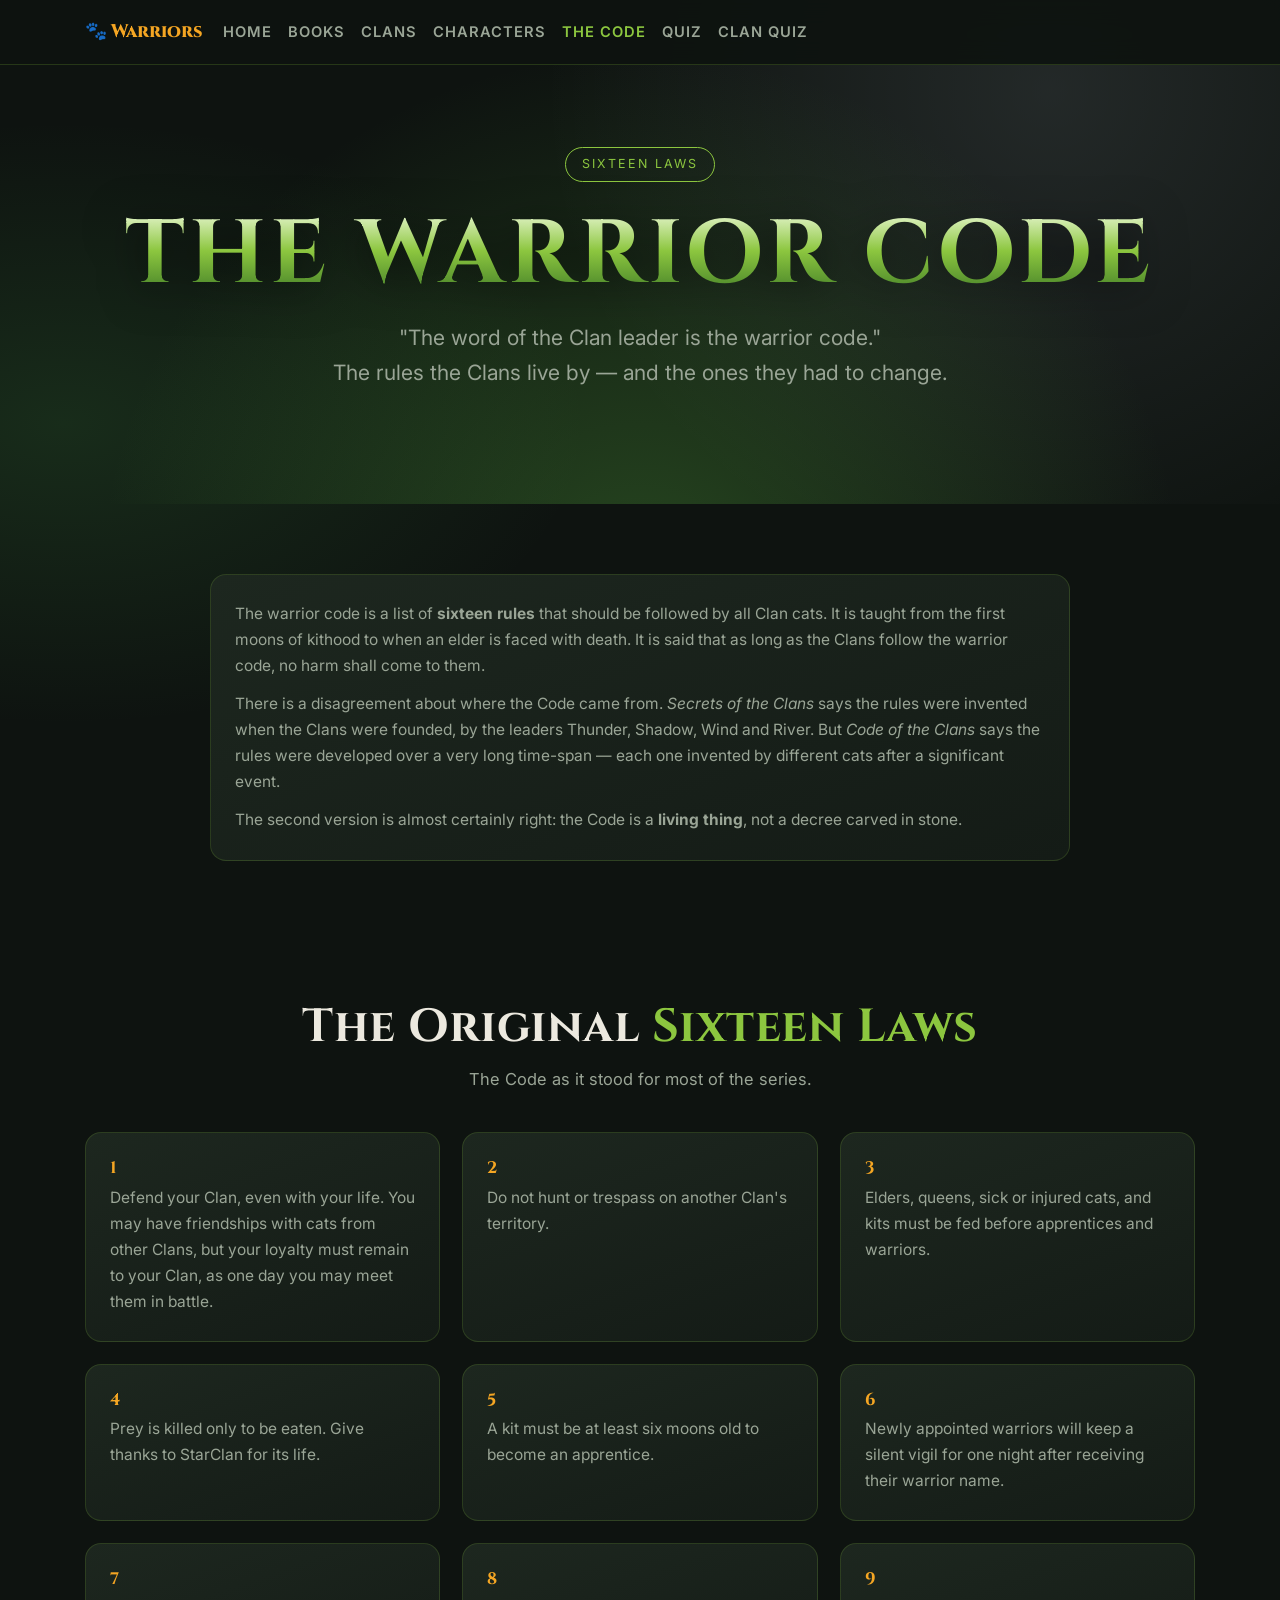
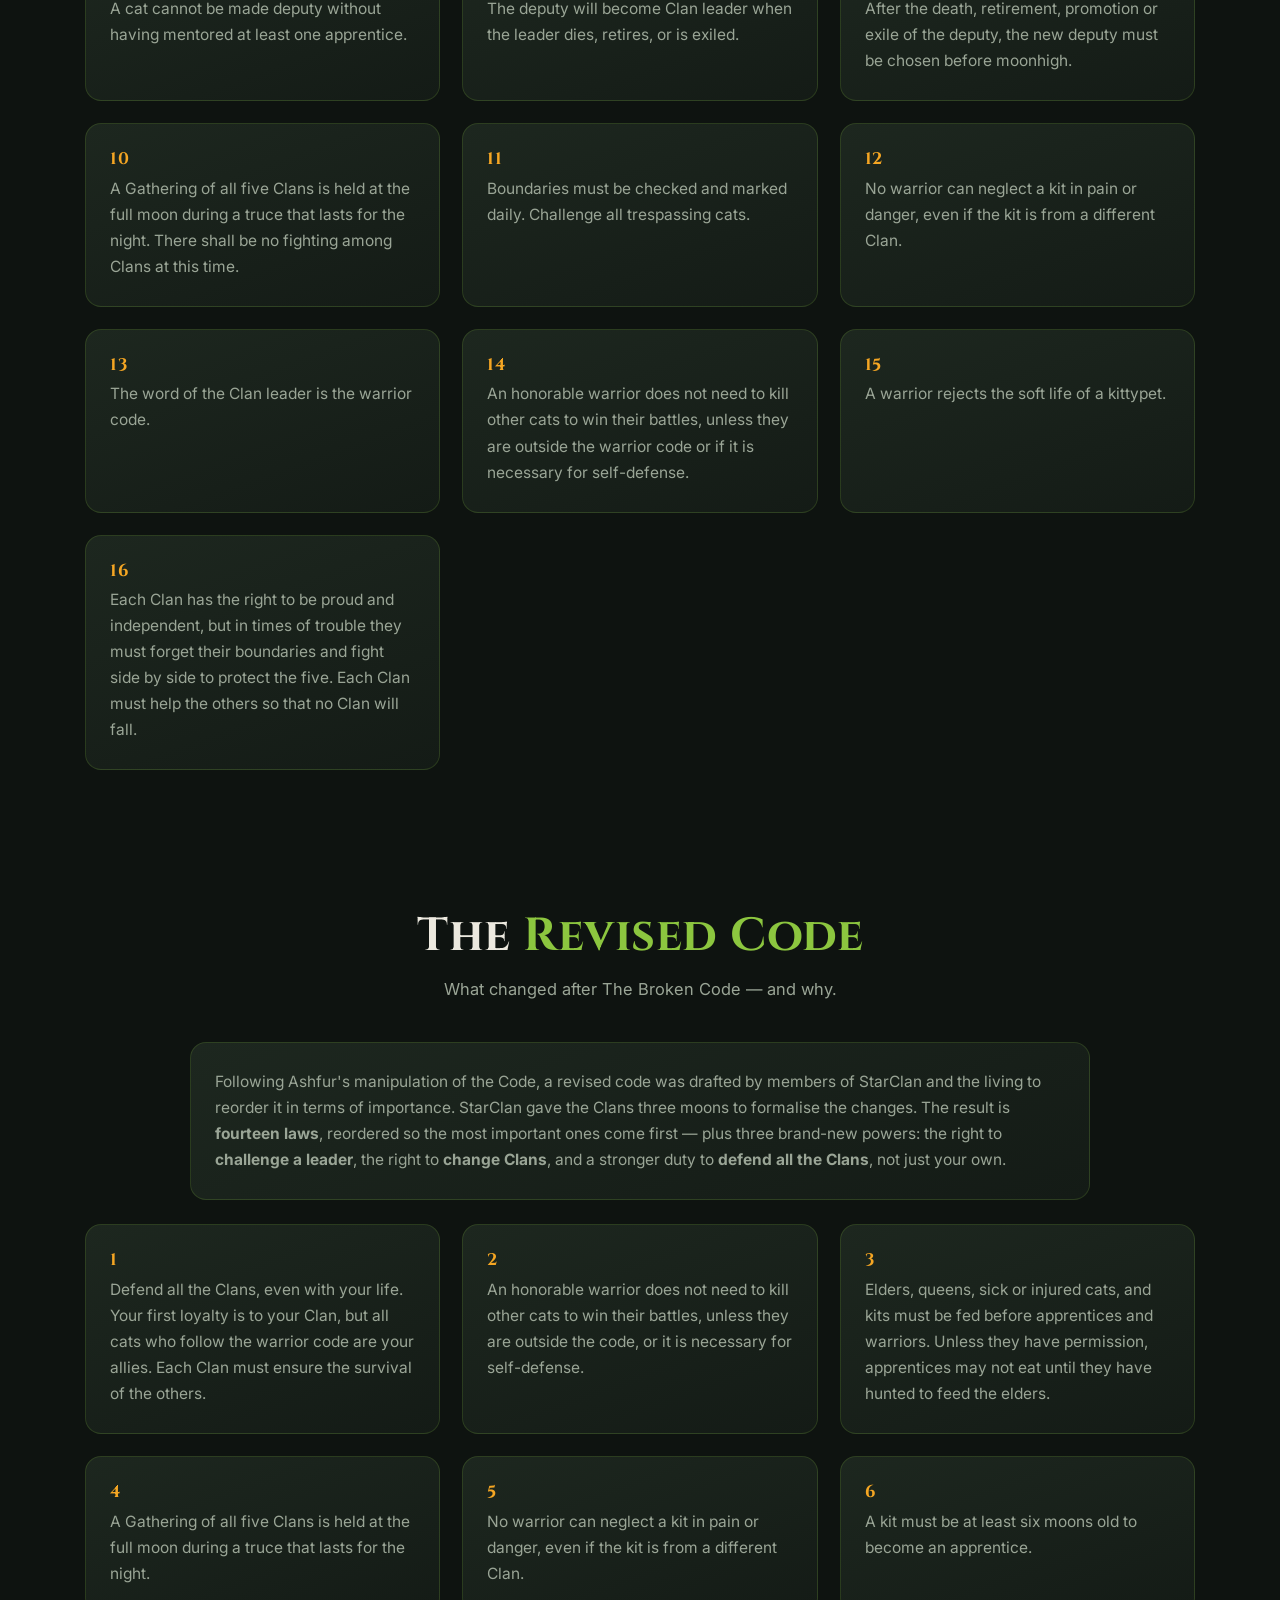
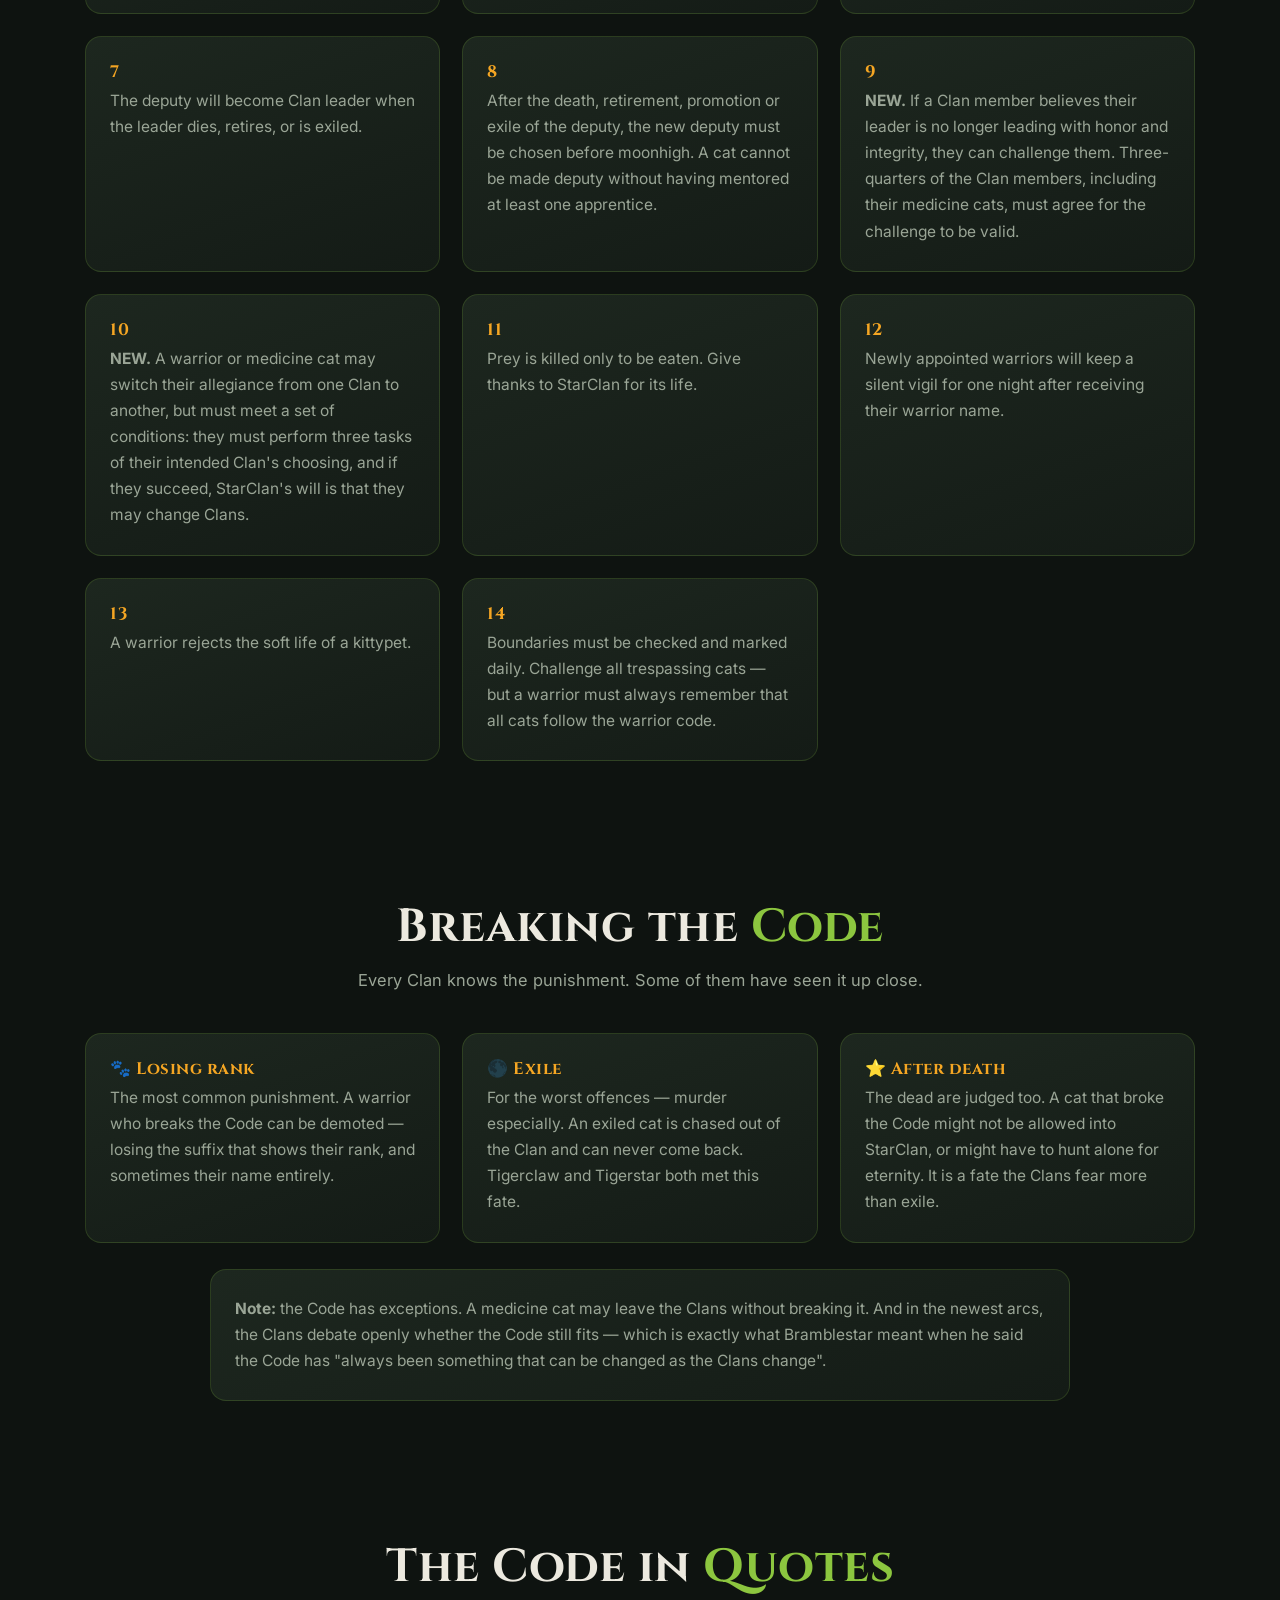
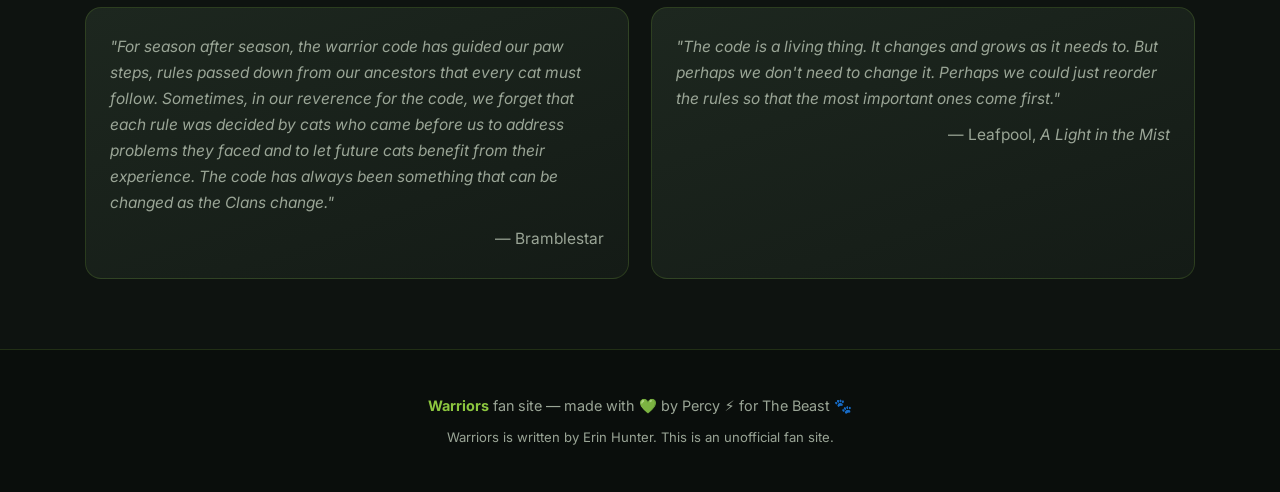
<file: code.html>
<!DOCTYPE html>
<html lang="en">
<head>
<meta charset="UTF-8">
<meta name="viewport" content="width=device-width, initial-scale=1.0">
<title>The Warrior Code — Warriors Fan Site</title>
<meta name="description" content="All sixteen laws of the Warrior Code, the revised Code from The Broken Code, and what happens when a cat breaks it.">
<link rel="preconnect" href="https://fonts.googleapis.com">
<link rel="preconnect" href="https://fonts.gstatic.com" crossorigin>
<link href="https://fonts.googleapis.com/css2?family=Cinzel:wght@600;700;800&family=Inter:wght@400;500;600;700&display=swap" rel="stylesheet">
<link rel="stylesheet" href="css/style.css?v=1">
</head>
<body>

<nav>
  <div class="nav-inner">
    <div class="logo">🐾 <span>Warriors</span></div>
    <div class="nav-links">
      <a href="index.html">Home</a>
      <a href="books.html">Books</a>
      <a href="clans.html">Clans</a>
      <a href="characters.html">Characters</a>
      <a href="code.html">The Code</a>
      <a href="quiz.html">Quiz</a>
      <a href="clan-quiz.html">Clan Quiz</a>
    </div>
  </div>
</nav>

<header class="hero" style="min-height:56vh">
  <div class="hero-bg"></div>
  <div class="wrap">
    <div class="tag">Sixteen laws</div>
    <h1>The Warrior Code</h1>
    <p class="sub">"The word of the Clan leader is the warrior code."<br>The rules the Clans live by — and the ones they had to change.</p>
  </div>
</header>

<section>
  <div class="wrap">
    <div class="card reveal" style="max-width:860px;margin:0 auto">
      <p class="muted">The warrior code is a list of <b>sixteen rules</b> that should be followed by all Clan cats. It is taught from the first moons of kithood to when an elder is faced with death. It is said that as long as the Clans follow the warrior code, no harm shall come to them.</p>
      <p class="muted" style="margin-top:12px">There is a disagreement about where the Code came from. <i>Secrets of the Clans</i> says the rules were invented when the Clans were founded, by the leaders Thunder, Shadow, Wind and River. But <i>Code of the Clans</i> says the rules were developed over a very long time-span — each one invented by different cats after a significant event.</p>
      <p class="muted" style="margin-top:12px">The second version is almost certainly right: the Code is a <b>living thing</b>, not a decree carved in stone.</p>
    </div>
  </div>
</section>

<section>
  <div class="wrap">
    <h2 class="section-title reveal">The Original <span>Sixteen Laws</span></h2>
    <p class="section-sub reveal">The Code as it stood for most of the series.</p>
    <div class="grid g2">
      <div class="card reveal">
        <h4>1</h4>
        <p class="muted">Defend your Clan, even with your life. You may have friendships with cats from other Clans, but your loyalty must remain to your Clan, as one day you may meet them in battle.</p>
      </div>
      <div class="card reveal">
        <h4>2</h4>
        <p class="muted">Do not hunt or trespass on another Clan's territory.</p>
      </div>
      <div class="card reveal">
        <h4>3</h4>
        <p class="muted">Elders, queens, sick or injured cats, and kits must be fed before apprentices and warriors.</p>
      </div>
      <div class="card reveal">
        <h4>4</h4>
        <p class="muted">Prey is killed only to be eaten. Give thanks to StarClan for its life.</p>
      </div>
      <div class="card reveal">
        <h4>5</h4>
        <p class="muted">A kit must be at least six moons old to become an apprentice.</p>
      </div>
      <div class="card reveal">
        <h4>6</h4>
        <p class="muted">Newly appointed warriors will keep a silent vigil for one night after receiving their warrior name.</p>
      </div>
      <div class="card reveal">
        <h4>7</h4>
        <p class="muted">A cat cannot be made deputy without having mentored at least one apprentice.</p>
      </div>
      <div class="card reveal">
        <h4>8</h4>
        <p class="muted">The deputy will become Clan leader when the leader dies, retires, or is exiled.</p>
      </div>
      <div class="card reveal">
        <h4>9</h4>
        <p class="muted">After the death, retirement, promotion or exile of the deputy, the new deputy must be chosen before moonhigh.</p>
      </div>
      <div class="card reveal">
        <h4>10</h4>
        <p class="muted">A Gathering of all five Clans is held at the full moon during a truce that lasts for the night. There shall be no fighting among Clans at this time.</p>
      </div>
      <div class="card reveal">
        <h4>11</h4>
        <p class="muted">Boundaries must be checked and marked daily. Challenge all trespassing cats.</p>
      </div>
      <div class="card reveal">
        <h4>12</h4>
        <p class="muted">No warrior can neglect a kit in pain or danger, even if the kit is from a different Clan.</p>
      </div>
      <div class="card reveal">
        <h4>13</h4>
        <p class="muted">The word of the Clan leader is the warrior code.</p>
      </div>
      <div class="card reveal">
        <h4>14</h4>
        <p class="muted">An honorable warrior does not need to kill other cats to win their battles, unless they are outside the warrior code or if it is necessary for self-defense.</p>
      </div>
      <div class="card reveal">
        <h4>15</h4>
        <p class="muted">A warrior rejects the soft life of a kittypet.</p>
      </div>
      <div class="card reveal">
        <h4>16</h4>
        <p class="muted">Each Clan has the right to be proud and independent, but in times of trouble they must forget their boundaries and fight side by side to protect the five. Each Clan must help the others so that no Clan will fall.</p>
      </div>
    </div>
  </div>
</section>

<section>
  <div class="wrap">
    <h2 class="section-title reveal">The <span>Revised Code</span></h2>
    <p class="section-sub reveal">What changed after The Broken Code — and why.</p>
    <div class="card reveal" style="max-width:900px;margin:0 auto">
      <p class="muted">Following Ashfur's manipulation of the Code, a revised code was drafted by members of StarClan and the living to reorder it in terms of importance. StarClan gave the Clans three moons to formalise the changes. The result is <b>fourteen laws</b>, reordered so the most important ones come first — plus three brand-new powers: the right to <b>challenge a leader</b>, the right to <b>change Clans</b>, and a stronger duty to <b>defend all the Clans</b>, not just your own.</p>
    </div>

    <div class="grid g2" style="margin-top:24px">
      <div class="card reveal"><h4>1</h4><p class="muted">Defend all the Clans, even with your life. Your first loyalty is to your Clan, but all cats who follow the warrior code are your allies. Each Clan must ensure the survival of the others.</p></div>
      <div class="card reveal"><h4>2</h4><p class="muted">An honorable warrior does not need to kill other cats to win their battles, unless they are outside the code, or it is necessary for self-defense.</p></div>
      <div class="card reveal"><h4>3</h4><p class="muted">Elders, queens, sick or injured cats, and kits must be fed before apprentices and warriors. Unless they have permission, apprentices may not eat until they have hunted to feed the elders.</p></div>
      <div class="card reveal"><h4>4</h4><p class="muted">A Gathering of all five Clans is held at the full moon during a truce that lasts for the night.</p></div>
      <div class="card reveal"><h4>5</h4><p class="muted">No warrior can neglect a kit in pain or danger, even if the kit is from a different Clan.</p></div>
      <div class="card reveal"><h4>6</h4><p class="muted">A kit must be at least six moons old to become an apprentice.</p></div>
      <div class="card reveal"><h4>7</h4><p class="muted">The deputy will become Clan leader when the leader dies, retires, or is exiled.</p></div>
      <div class="card reveal"><h4>8</h4><p class="muted">After the death, retirement, promotion or exile of the deputy, the new deputy must be chosen before moonhigh. A cat cannot be made deputy without having mentored at least one apprentice.</p></div>
      <div class="card reveal"><h4>9</h4><p class="muted"><b>NEW.</b> If a Clan member believes their leader is no longer leading with honor and integrity, they can challenge them. Three-quarters of the Clan members, including their medicine cats, must agree for the challenge to be valid.</p></div>
      <div class="card reveal"><h4>10</h4><p class="muted"><b>NEW.</b> A warrior or medicine cat may switch their allegiance from one Clan to another, but must meet a set of conditions: they must perform three tasks of their intended Clan's choosing, and if they succeed, StarClan's will is that they may change Clans.</p></div>
      <div class="card reveal"><h4>11</h4><p class="muted">Prey is killed only to be eaten. Give thanks to StarClan for its life.</p></div>
      <div class="card reveal"><h4>12</h4><p class="muted">Newly appointed warriors will keep a silent vigil for one night after receiving their warrior name.</p></div>
      <div class="card reveal"><h4>13</h4><p class="muted">A warrior rejects the soft life of a kittypet.</p></div>
      <div class="card reveal"><h4>14</h4><p class="muted">Boundaries must be checked and marked daily. Challenge all trespassing cats — but a warrior must always remember that all cats follow the warrior code.</p></div>
    </div>
  </div>
</section>

<section>
  <div class="wrap">
    <h2 class="section-title reveal">Breaking the <span>Code</span></h2>
    <p class="section-sub reveal">Every Clan knows the punishment. Some of them have seen it up close.</p>
    <div class="grid g3">
      <div class="card reveal">
        <h4>🐾 Losing rank</h4>
        <p class="muted">The most common punishment. A warrior who breaks the Code can be demoted — losing the suffix that shows their rank, and sometimes their name entirely.</p>
      </div>
      <div class="card reveal">
        <h4>🌑 Exile</h4>
        <p class="muted">For the worst offences — murder especially. An exiled cat is chased out of the Clan and can never come back. Tigerclaw and Tigerstar both met this fate.</p>
      </div>
      <div class="card reveal">
        <h4>⭐ After death</h4>
        <p class="muted">The dead are judged too. A cat that broke the Code might not be allowed into StarClan, or might have to hunt alone for eternity. It is a fate the Clans fear more than exile.</p>
      </div>
    </div>

    <div class="card reveal" style="max-width:860px;margin:26px auto 0">
      <p class="muted"><b>Note:</b> the Code has exceptions. A medicine cat may leave the Clans without breaking it. And in the newest arcs, the Clans debate openly whether the Code still fits — which is exactly what Bramblestar meant when he said the Code has "always been something that can be changed as the Clans change".</p>
    </div>
  </div>
</section>

<section>
  <div class="wrap">
    <h2 class="section-title reveal">The Code in <span>Quotes</span></h2>
    <div class="grid g2">
      <div class="card reveal">
        <p class="muted" style="font-style:italic">"For season after season, the warrior code has guided our paw steps, rules passed down from our ancestors that every cat must follow. Sometimes, in our reverence for the code, we forget that each rule was decided by cats who came before us to address problems they faced and to let future cats benefit from their experience. The code has always been something that can be changed as the Clans change."</p>
        <p class="muted" style="margin-top:10px;text-align:right">— Bramblestar</p>
      </div>
      <div class="card reveal">
        <p class="muted" style="font-style:italic">"The code is a living thing. It changes and grows as it needs to. But perhaps we don't need to change it. Perhaps we could just reorder the rules so that the most important ones come first."</p>
        <p class="muted" style="margin-top:10px;text-align:right">— Leafpool, <i>A Light in the Mist</i></p>
      </div>
    </div>
  </div>
</section>

<footer>
  <p><b>Warriors</b> fan site — made with 💚 by Percy ⚡ for The Beast 🐾</p>
  <p style="margin-top:8px;font-size:.82rem">Warriors is written by Erin Hunter. This is an unofficial fan site.</p>
</footer>

<script src="js/main.js"></script>
</body>
</html>
</file>
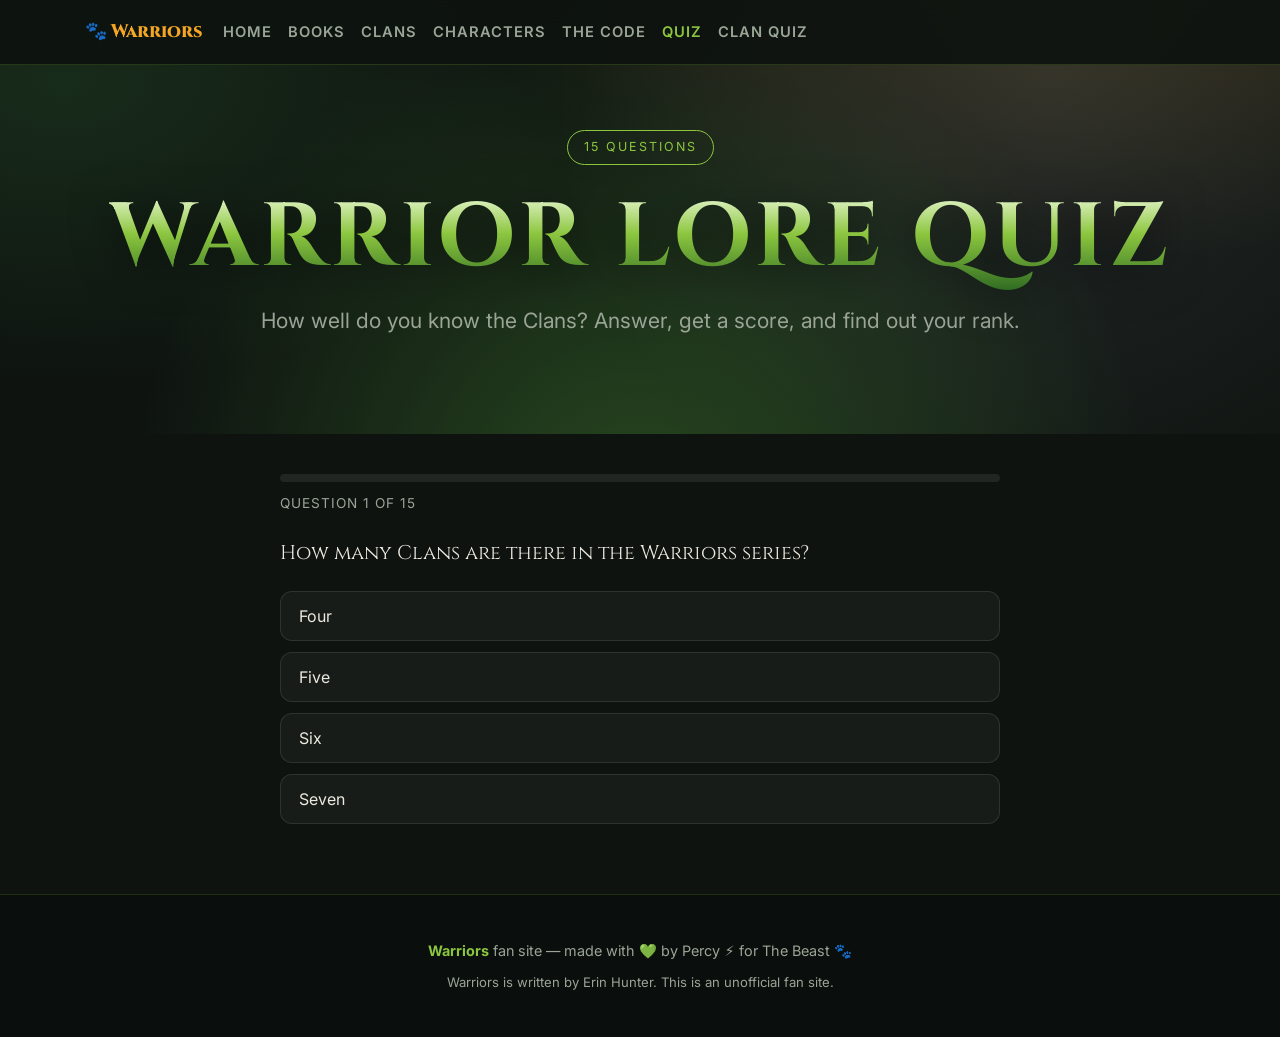
<file: quiz.html>
<!DOCTYPE html>
<html lang="en">
<head>
<meta charset="UTF-8">
<meta name="viewport" content="width=device-width, initial-scale=1.0">
<title>Lore Quiz — Warriors Fan Site</title>
<meta name="description" content="Test how much you know about Warriors: 15 questions on the Clans, the Code, the arcs and the characters.">
<link rel="preconnect" href="https://fonts.googleapis.com">
<link rel="preconnect" href="https://fonts.gstatic.com" crossorigin>
<link href="https://fonts.googleapis.com/css2?family=Cinzel:wght@600;700;800&family=Inter:wght@400;500;600;700&display=swap" rel="stylesheet">
<link rel="stylesheet" href="css/style.css?v=1">
</head>
<body>

<nav>
  <div class="nav-inner">
    <div class="logo">🐾 <span>Warriors</span></div>
    <div class="nav-links">
      <a href="index.html">Home</a>
      <a href="books.html">Books</a>
      <a href="clans.html">Clans</a>
      <a href="characters.html">Characters</a>
      <a href="code.html">The Code</a>
      <a href="quiz.html">Quiz</a>
      <a href="clan-quiz.html">Clan Quiz</a>
    </div>
  </div>
</nav>

<header class="hero" style="min-height:48vh">
  <div class="hero-bg"></div>
  <div class="wrap">
    <div class="tag">15 questions</div>
    <h1>Warrior Lore Quiz</h1>
    <p class="sub">How well do you know the Clans? Answer, get a score, and find out your rank.</p>
  </div>
</header>

<section style="padding-top:40px">
  <div class="wrap">
    <div class="quiz-wrap" id="quizRoot">
      <div class="q-progress"><div class="q-bar" id="qBar"></div></div>
      <div class="q-count" id="qCount">Loading…</div>
      <div id="qArea">
        <div class="q-text">Loading the quiz…</div>
        <noscript><p class="muted">This quiz needs JavaScript turned on. Turn it on and reload the page!</p></noscript>
      </div>
    </div>
  </div>
</section>

<footer>
  <p><b>Warriors</b> fan site — made with 💚 by Percy ⚡ for The Beast 🐾</p>
  <p style="margin-top:8px;font-size:.82rem">Warriors is written by Erin Hunter. This is an unofficial fan site.</p>
</footer>

<script src="js/quiz.js?v=1"></script>
<script src="js/main.js"></script>
</body>
</html>
</file>
<file: css/style.css>
/* ============================================
   WARRIORS: THE PROPHECIES BEGIN — Fan Site
   Theme: forest, moss, moonlight, amber
   ============================================ */
:root {
  --moss: #4f9d3a;
  --moss-dark: #2f6b22;
  --leaf: #8cc63f;
  --amber: #f5a623;
  --amber-dark: #c97f0d;
  --ink: #0e1310;
  --ink-2: #141b16;
  --ink-3: #1d271f;
  --text: #ece9df;
  --muted: #9aa596;
  --moon: #dfe9ff;
  --shadow: rgba(0, 0, 0, .45);
}

* { margin: 0; padding: 0; box-sizing: border-box; }
html { scroll-behavior: smooth; }

body {
  font-family: 'Inter', 'Segoe UI', system-ui, sans-serif;
  background:
    radial-gradient(1100px 620px at 85% -12%, rgba(245, 166, 35, .18), transparent 62%),
    radial-gradient(900px 520px at 5% 8%, rgba(76, 175, 80, .16), transparent 58%),
    var(--ink);
  color: var(--text);
  line-height: 1.68;
  min-height: 100vh;
  overflow-x: hidden;
}

h1, h2, h3, h4 {
  font-family: 'Cinzel', Georgia, 'Times New Roman', serif;
  font-weight: 700; line-height: 1.16; letter-spacing: .5px;
}
a { color: var(--amber); text-decoration: none; }
a:hover { color: var(--leaf); }
.wrap { max-width: 1150px; margin: 0 auto; padding: 0 20px; }

/* NAV */
nav {
  position: fixed; top: 0; left: 0; right: 0; z-index: 100;
  background: rgba(14, 19, 16, .92);
  backdrop-filter: blur(12px);
  border-bottom: 1px solid rgba(140, 198, 63, .2);
}
.nav-inner {
  max-width: 1150px; margin: 0 auto; padding: 0 20px;
  display: flex; align-items: center; gap: 20px; height: 64px;
}
.logo {
  font-family: 'Cinzel', Georgia, serif; font-size: 1.12rem; font-weight: 800;
  color: var(--leaf); white-space: nowrap;
}
.logo span { color: var(--amber); }
.nav-links { display: flex; gap: 16px; flex-wrap: wrap; }
.nav-links a {
  color: var(--muted); font-size: .92rem; font-weight: 600;
  text-transform: uppercase; letter-spacing: 1px; transition: color .2s;
}
.nav-links a:hover, .nav-links a.active { color: var(--leaf); }

/* HERO */
.hero {
  min-height: 100vh; display: flex; align-items: center; justify-content: center;
  text-align: center; position: relative; padding: 130px 20px 70px;
}
.hero-bg {
  position: absolute; inset: 0; z-index: -1;
  background:
    radial-gradient(circle at 50% 118%, rgba(79, 157, 58, .38), transparent 62%),
    radial-gradient(circle at 82% 18%, rgba(223, 233, 255, .10), transparent 45%);
}
.hero h1 {
  font-size: clamp(2.5rem, 8.5vw, 5.6rem);
  text-transform: uppercase; letter-spacing: 4px;
  background: linear-gradient(180deg, #f7ffe9 0%, var(--leaf) 45%, var(--moss-dark) 100%);
  -webkit-background-clip: text; background-clip: text; color: transparent;
  filter: drop-shadow(0 6px 22px rgba(0, 0, 0, .6));
  margin-bottom: 12px;
}
.hero .sub { font-size: clamp(1rem, 2.4vw, 1.32rem); color: var(--muted); margin-bottom: 26px; }
.hero .tag {
  display: inline-block; padding: 6px 16px; border-radius: 999px;
  border: 1px solid var(--leaf); color: var(--leaf);
  font-size: .78rem; letter-spacing: 2px; text-transform: uppercase; margin-bottom: 22px;
}
.hero-btns { display: flex; gap: 14px; justify-content: center; flex-wrap: wrap; }
.btn {
  padding: 13px 28px; border-radius: 10px; font-weight: 700; font-size: 1rem;
  border: 2px solid var(--leaf); color: var(--leaf); background: transparent;
  cursor: pointer; transition: all .2s; display: inline-block;
}
.btn:hover { background: var(--leaf); color: #0c1a08; transform: translateY(-2px); }
.btn.solid { background: var(--leaf); color: #0c1a08; }
.btn.solid:hover { background: var(--amber); border-color: var(--amber); }
.btn.amber { border-color: var(--amber); color: var(--amber); }
.btn.amber:hover { background: var(--amber); color: #1c1204; }

.paw-row { display: flex; justify-content: center; gap: 18px; margin-top: 46px; flex-wrap: wrap; }
.paw-row span {
  font-size: 2.4rem; filter: drop-shadow(0 6px 12px rgba(0, 0, 0, .6));
  animation: float 4.4s ease-in-out infinite;
}
.paw-row span:nth-child(2) { animation-delay: .35s; }
.paw-row span:nth-child(3) { animation-delay: .7s; }
.paw-row span:nth-child(4) { animation-delay: 1.05s; }
.paw-row span:nth-child(5) { animation-delay: 1.4s; }
.paw-row span:nth-child(6) { animation-delay: 1.75s; }
.paw-row span:nth-child(7) { animation-delay: 2.1s; }
@keyframes float {
  0%, 100% { transform: translateY(0) rotate(-4deg); }
  50% { transform: translateY(-13px) rotate(4deg); }
}

/* SECTIONS */
section { padding: 70px 0; }
.section-title { text-align: center; margin-bottom: 12px; font-size: clamp(1.9rem, 4.6vw, 2.9rem); }
.section-title span { color: var(--leaf); }
.section-sub { text-align: center; color: var(--muted); margin-bottom: 38px; font-size: 1.03rem; }
.center { text-align: center; }
.muted { color: var(--muted); }

/* CARDS + GRID */
.grid { display: grid; gap: 22px; }
.g2 { grid-template-columns: repeat(auto-fit, minmax(320px, 1fr)); }
.g3 { grid-template-columns: repeat(auto-fit, minmax(260px, 1fr)); }
.g4 { grid-template-columns: repeat(auto-fit, minmax(215px, 1fr)); }

.card {
  background: linear-gradient(160deg, var(--ink-3), var(--ink-2));
  border: 1px solid rgba(140, 198, 63, .18);
  border-radius: 16px; padding: 26px 24px;
  transition: transform .22s, border-color .22s, box-shadow .22s;
}
.card:hover {
  transform: translateY(-5px);
  border-color: rgba(245, 166, 35, .5);
  box-shadow: 0 14px 34px rgba(0, 0, 0, .45);
}
.card h3 { font-size: 1.34rem; margin-bottom: 8px; color: var(--leaf); }
.card h4 { color: var(--amber); margin-bottom: 6px; font-size: 1.05rem; }
.card p { color: var(--muted); font-size: .97rem; }
.card ul { margin: 12px 0 0 20px; color: var(--muted); font-size: .95rem; }
.card li { margin-bottom: 5px; }
.card li b, .card li strong { color: var(--text); }

.arc-card { position: relative; overflow: hidden; }
.arc-no {
  position: absolute; top: 12px; right: 20px;
  font-family: 'Cinzel', serif; font-size: 3.6rem; font-weight: 800;
  color: rgba(140, 198, 63, .12); line-height: 1;
}

.clan-card { text-align: center; }
.clan-emoji { font-size: 3rem; display: block; margin-bottom: 8px; }
.clan-card p { text-align: left; }

.chip {
  display: inline-block; padding: 4px 12px; border-radius: 999px;
  background: rgba(140, 198, 63, .13); border: 1px solid rgba(140, 198, 63, .3);
  color: var(--leaf); font-size: .78rem; font-weight: 600; letter-spacing: .5px;
  margin: 3px 4px 3px 0;
}
.chip.amber { background: rgba(245, 166, 35, .13); border-color: rgba(245, 166, 35, .32); color: var(--amber); }

table {
  width: 100%; border-collapse: collapse; margin: 26px 0;
  background: rgba(0, 0, 0, .22); border-radius: 12px; overflow: hidden;
  font-size: .95rem;
}
th {
  background: rgba(140, 198, 63, .16); color: var(--leaf);
  text-align: left; padding: 12px 14px; font-family: 'Cinzel', serif;
  letter-spacing: .5px; font-size: .9rem;
}
td { padding: 11px 14px; border-top: 1px solid rgba(255, 255, 255, .07); color: var(--muted); }
td b { color: var(--text); }
tr:hover td { background: rgba(140, 198, 63, .05); }

.stat-row { display: flex; gap: 16px; flex-wrap: wrap; justify-content: center; margin-top: 24px; }
.stat {
  background: rgba(0, 0, 0, .3); border: 1px solid rgba(140, 198, 63, .22);
  border-radius: 14px; padding: 18px 26px; text-align: center; min-width: 140px;
}
.stat b { display: block; font-size: 2rem; font-family: 'Cinzel', serif; color: var(--amber); }
.stat span { font-size: .82rem; text-transform: uppercase; letter-spacing: 1px; color: var(--muted); }

/* FOOTER */
footer {
  border-top: 1px solid rgba(140, 198, 63, .18);
  padding: 44px 20px; text-align: center; color: var(--muted); font-size: .9rem;
  background: rgba(0, 0, 0, .28);
}
footer b { color: var(--leaf); }

/* REVEAL */
.reveal { opacity: 0; transform: translateY(22px); transition: opacity .6s ease, transform .6s ease; }
.reveal.show { opacity: 1; transform: none; }

/* QUIZ */
.quiz-wrap { max-width: 720px; margin: 0 auto; }
.q-progress {
  height: 8px; background: rgba(255, 255, 255, .08); border-radius: 999px; overflow: hidden; margin-bottom: 10px;
}
.q-bar { height: 100%; width: 0; background: linear-gradient(90deg, var(--moss), var(--amber)); transition: width .35s; }
.q-count { font-size: .85rem; color: var(--muted); margin-bottom: 22px; letter-spacing: 1px; text-transform: uppercase; }
.q-text { font-size: 1.24rem; font-family: 'Cinzel', serif; margin-bottom: 20px; color: var(--text); }
.q-opts { display: grid; gap: 11px; }
.q-opt {
  text-align: left; padding: 14px 18px; border-radius: 12px; cursor: pointer;
  background: rgba(255, 255, 255, .04); border: 1px solid rgba(255, 255, 255, .1);
  color: var(--text); font-size: 1rem; font-family: inherit; transition: all .18s;
}
.q-opt:hover { background: rgba(140, 198, 63, .12); border-color: var(--leaf); }
.q-opt.right { background: rgba(79, 157, 58, .3); border-color: var(--leaf); }
.q-opt.wrong { background: rgba(200, 60, 40, .28); border-color: #e0705a; }
.q-opt:disabled { cursor: default; }
.q-feedback { margin-top: 16px; padding: 14px 16px; border-radius: 10px; background: rgba(255, 255, 255, .05);
  border-left: 3px solid var(--amber); color: var(--muted); font-size: .95rem; }
.q-next {
  margin-top: 18px; padding: 12px 26px; border-radius: 10px; border: 2px solid var(--amber);
  background: var(--amber); color: #1c1204; font-weight: 700; cursor: pointer; font-size: .98rem;
}
.q-next:hover { background: var(--leaf); border-color: var(--leaf); }
.q-result { text-align: center; }
.q-result .rank { font-family: 'Cinzel', serif; font-size: 2.2rem; color: var(--amber); margin-bottom: 8px; }
.q-result .score { font-size: 1.1rem; color: var(--muted); margin-bottom: 20px; }

@media (max-width: 720px) {
  .nav-links { display: none; }
  .hero h1 { letter-spacing: 2px; }
}
</file>
